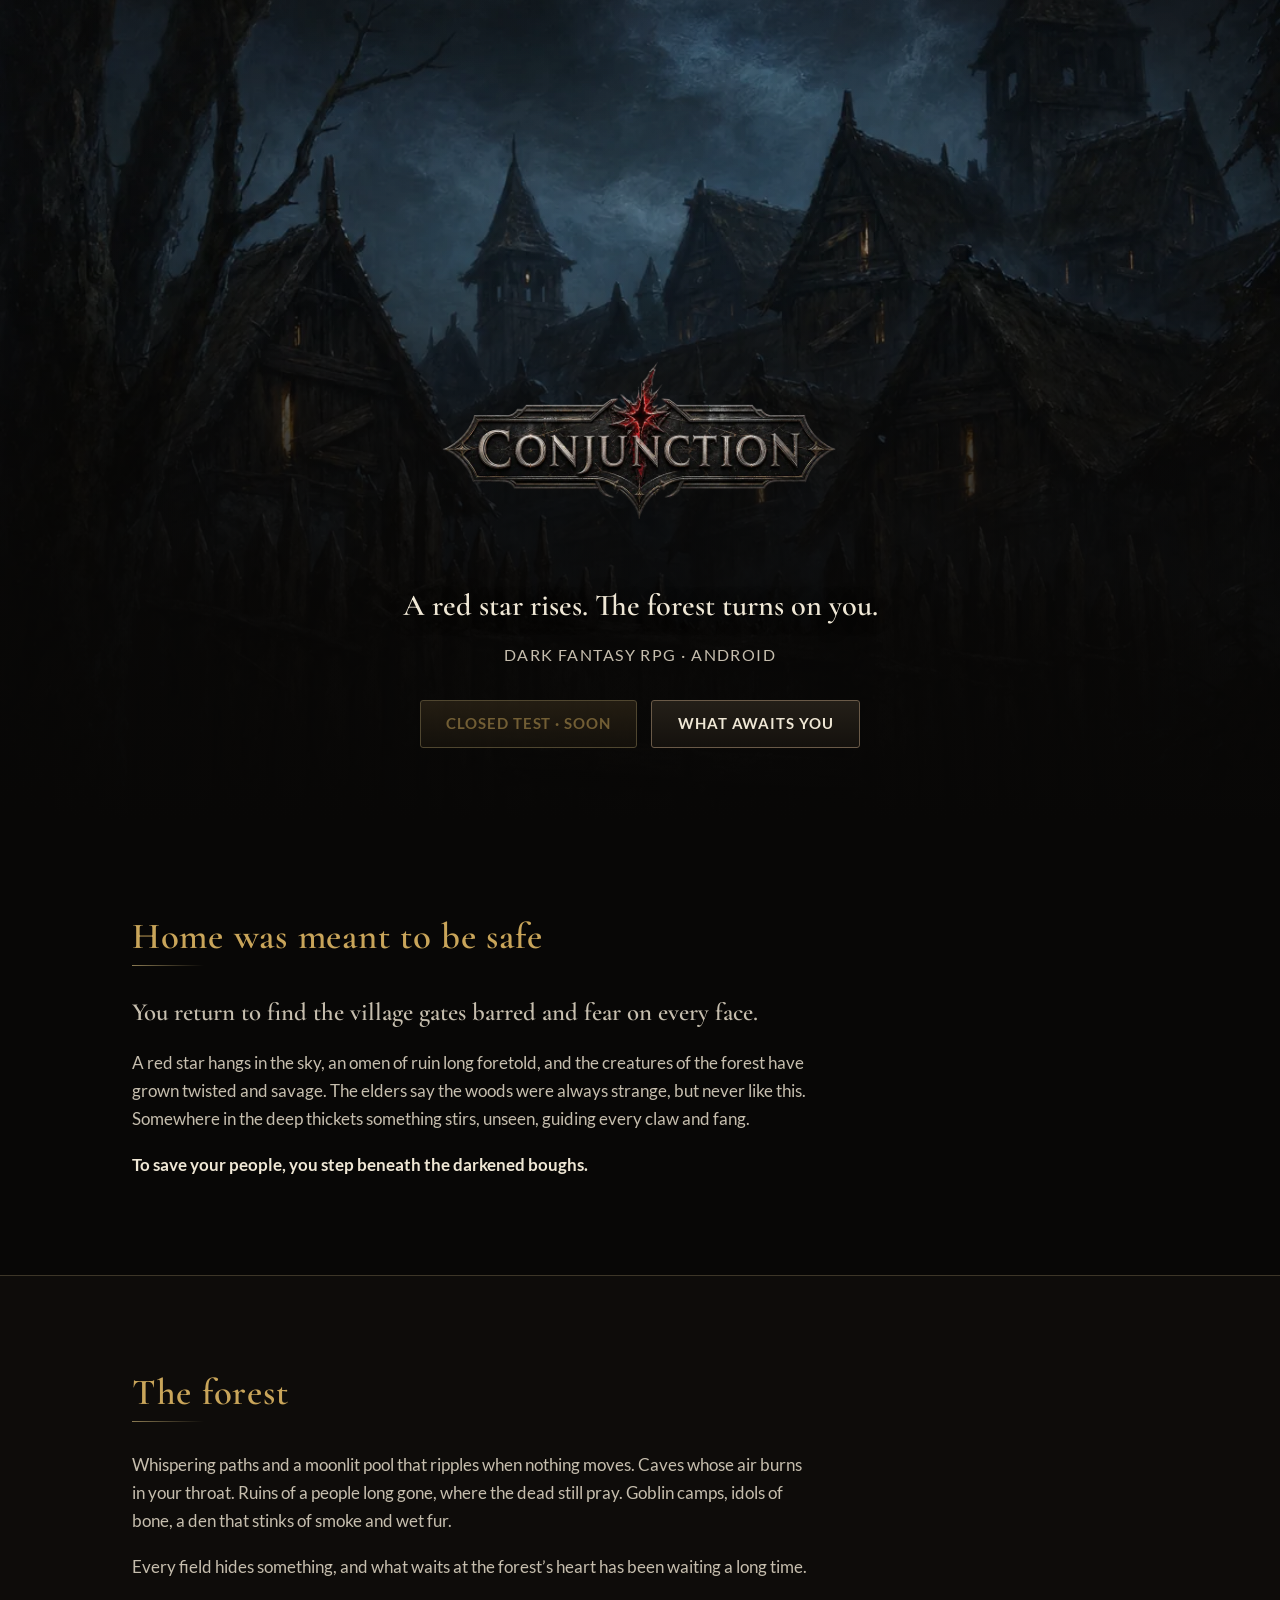
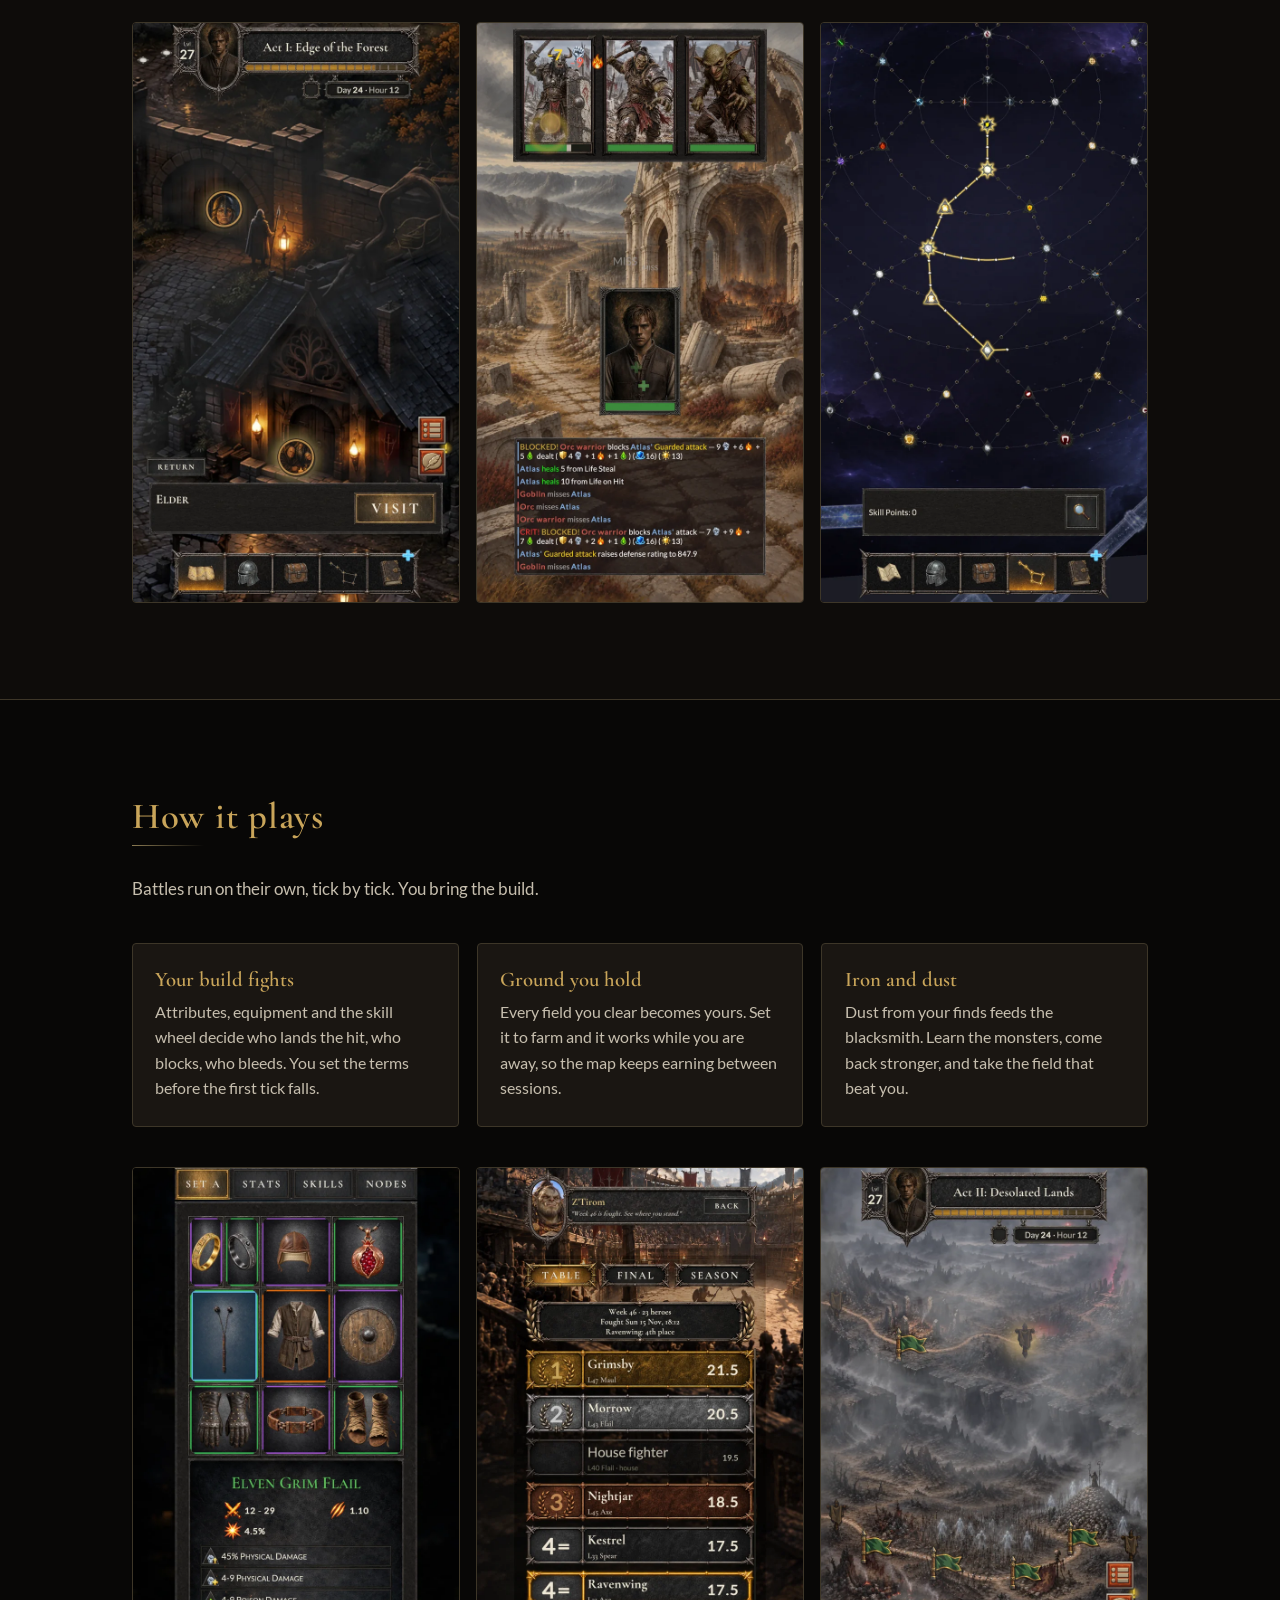
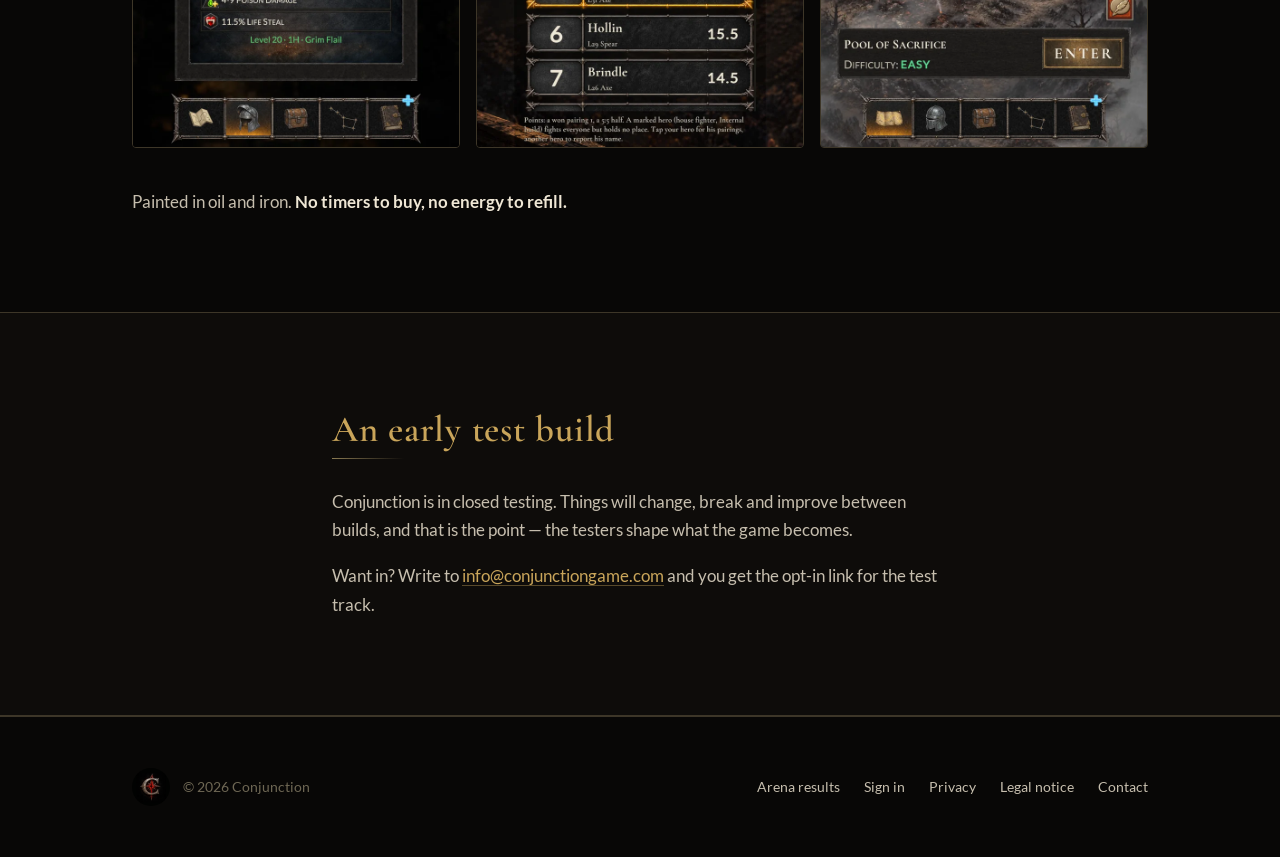
<file: index.html>
<!DOCTYPE html>
<html lang="en">
<head>
<meta charset="utf-8">
<meta name="viewport" content="width=device-width, initial-scale=1, viewport-fit=cover">
<title>Conjunction - a dark fantasy RPG</title>
<meta name="description" content="A red star rises. The forest turns on you. A dark fantasy RPG fought tick by tick, where your build decides the battle.">

<link rel="canonical" href="https://conjunctiongame.com/">
<link rel="icon" href="/assets/img/favicon-32.png" sizes="32x32">
<link rel="apple-touch-icon" href="/assets/img/apple-touch-icon.png">

<meta property="og:type" content="website">
<meta property="og:site_name" content="Conjunction">
<meta property="og:title" content="Conjunction - a dark fantasy RPG">
<meta property="og:description" content="A red star rises. The forest turns on you. A dark fantasy RPG fought tick by tick, where your build decides the battle.">
<meta property="og:url" content="https://conjunctiongame.com/">
<meta property="og:image" content="https://conjunctiongame.com/assets/img/og-image.jpg">
<meta property="og:image:width" content="1200">
<meta property="og:image:height" content="630">
<meta name="twitter:card" content="summary_large_image">

<meta name="theme-color" content="#080706">

<link rel="stylesheet" href="/assets/css/site.css">

<!-- Only what is true today. No price until the model is decided, no rating until
     there are ratings - Google penalises structured data that overstates. -->
<script type="application/ld+json">
{
  "@context": "https://schema.org",
  "@type": "VideoGame",
  "name": "Conjunction",
  "url": "https://conjunctiongame.com/",
  "description": "A red star rises over a barred village and the forest turns savage. A dark fantasy role-playing game for Android, fought tick by tick, where attributes, equipment and the skill wheel decide the battle before it starts.",
  "image": "https://conjunctiongame.com/assets/img/og-image.jpg",
  "inLanguage": "en",
  "genre": ["Role-playing game", "Dark fantasy"],
  "gamePlatform": "Android",
  "operatingSystem": "Android",
  "applicationCategory": "GameApplication",
  "author": {
    "@type": "Person",
    "name": "Robin von dem Knesebeck"
  },
  "publisher": {
    "@type": "Person",
    "name": "Robin von dem Knesebeck"
  }
}
</script>
</head>
<body>

<a class="skip" href="#main">Skip to content</a>

<header class="hero">
    <img class="hero__art" src="/assets/img/hero-portrait.webp" alt="" fetchpriority="high" width="1100" height="1955">
    <div class="hero__inner wrap">
        <img class="hero__wordmark" src="/assets/img/wordmark.webp" alt="Conjunction" width="900" height="502">
        <p class="hero__claim">A red star rises. The forest turns on you.</p>
        <p class="hero__sub">Dark fantasy RPG &middot; Android</p>
        <div class="actions">
            <span class="btn btn--primary" aria-disabled="true">Closed test &middot; soon</span>
            <a class="btn" href="#the-forest">What awaits you</a>
        </div>
    </div>
</header>

<main id="main">

<section class="wrap">
    <h2 class="section__title">Home was meant to be safe</h2>
    <div class="rule"></div>
    <div class="prose">
        <p class="lede">You return to find the village gates barred and fear on every face.</p>
        <p>A red star hangs in the sky, an omen of ruin long foretold, and the creatures of the
        forest have grown twisted and savage. The elders say the woods were always strange, but
        never like this. Somewhere in the deep thickets something stirs, unseen, guiding every
        claw and fang.</p>
        <p><strong>To save your people, you step beneath the darkened boughs.</strong></p>
    </div>
</section>

<section class="band" id="the-forest">
    <div class="wrap">
        <h2 class="section__title">The forest</h2>
        <div class="rule"></div>
        <div class="prose">
            <p>Whispering paths and a moonlit pool that ripples when nothing moves. Caves whose air
            burns in your throat. Ruins of a people long gone, where the dead still pray. Goblin
            camps, idols of bone, a den that stinks of smoke and wet fur.</p>
            <p>Every field hides something, and what waits at the forest&rsquo;s heart has been
            waiting a long time.</p>
        </div>
        <div class="shots" data-store-shots="1-3">
            <img src="/assets/img/shots/store-01-world-map.webp" alt="The world map of Act I: the town and the fields around it, cleared one by one" width="720" height="1280" loading="lazy">
            <img src="/assets/img/shots/store-02-fight.webp" alt="A fight against three monsters at the Crushed Basilica, every blow read out in the combat log" width="720" height="1280" loading="lazy">
            <img src="/assets/img/shots/store-03-skill-wheel.webp" alt="The skill wheel of a level 27 hero: six skills and the nodes learned on the way to them" width="720" height="1280" loading="lazy">
        </div>
    </div>
</section>

<section class="wrap">
    <h2 class="section__title">How it plays</h2>
    <div class="rule"></div>
    <div class="prose">
        <p>Battles run on their own, tick by tick. You bring the build.</p>
    </div>
    <div class="cards">
        <div class="card">
            <h3>Your build fights</h3>
            <p>Attributes, equipment and the skill wheel decide who lands the hit, who blocks, who
            bleeds. You set the terms before the first tick falls.</p>
        </div>
        <div class="card">
            <h3>Ground you hold</h3>
            <p>Every field you clear becomes yours. Set it to farm and it works while you are away,
            so the map keeps earning between sessions.</p>
        </div>
        <div class="card">
            <h3>Iron and dust</h3>
            <p>Dust from your finds feeds the blacksmith. Learn the monsters, come back stronger,
            and take the field that beat you.</p>
        </div>
    </div>
    <div class="shots" data-store-shots="4-6">
        <img src="/assets/img/shots/store-04-equipment.webp" alt="The character sheet: the hero's equipment, the selected weapon's values beside it" width="720" height="1280" loading="lazy">
        <img src="/assets/img/shots/store-05-arena.webp" alt="Z'Tirom's arena: the week's table of the heroes the players handed in" width="720" height="1280" loading="lazy">
        <img src="/assets/img/shots/store-06-act-ii-map.webp" alt="Act II: the Desolated Lands beyond the gate, the Pool of Sacrifice waiting" width="720" height="1280" loading="lazy">
    </div>

    <div class="prose" style="margin-top:2.5rem">
        <p>Painted in oil and iron. <strong>No timers to buy, no energy to refill.</strong></p>
    </div>
</section>

<section class="band">
    <div class="wrap prose">
        <h2 class="section__title">An early test build</h2>
        <div class="rule"></div>
        <p>Conjunction is in closed testing. Things will change, break and improve between builds,
        and that is the point &mdash; the testers shape what the game becomes.</p>
        <p>Want in? Write to <a href="mailto:info@conjunctiongame.com">info@conjunctiongame.com</a>
        and you get the opt-in link for the test track.</p>
    </div>
</section>

</main>

<footer>
    <div class="wrap footer__grid">
        <div class="footer__mark">
            <img src="/assets/img/icon-192.png" alt="" width="38" height="38">
            <span>&copy; 2026 Conjunction</span>
        </div>
        <nav class="footer__nav">
            <a href="/arena-results/">Arena results</a>
            <a href="/sign-in.html" data-account-link>Sign in</a>
            <span data-heroes-link hidden><a href="/hero.html">My heroes</a></span>
            <a href="/privacy.html">Privacy</a>
            <a href="/legal-notice.html">Legal notice</a>
            <a href="mailto:info@conjunctiongame.com">Contact</a>
        </nav>
    </div>
</footer>

<script type="module" src="/assets/js/account-link.js"></script>
</body>
</html>
</file>
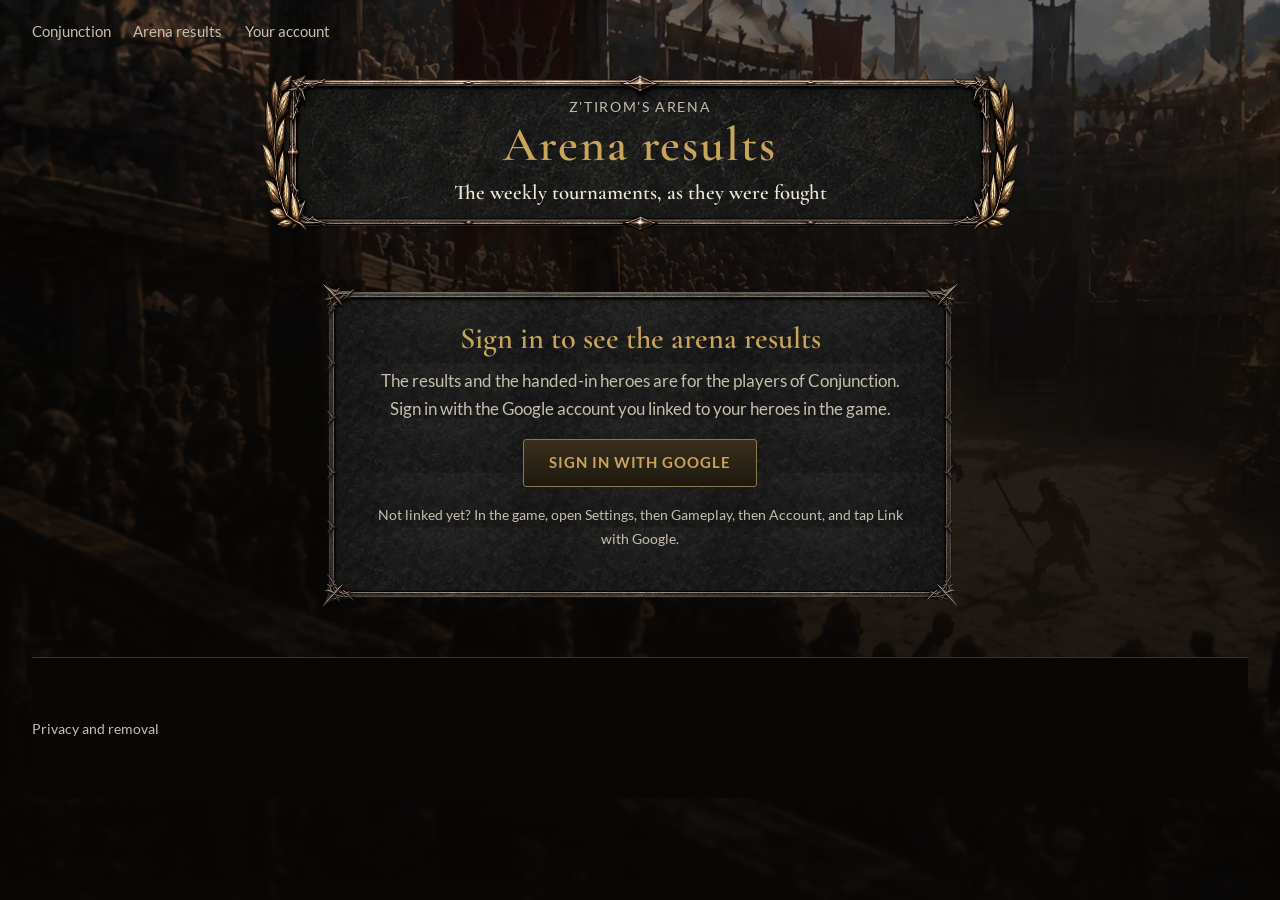
<file: arena-results/index.html>
<!doctype html><html lang="en"><head><meta charset="utf-8">
<meta name="viewport" content="width=device-width,initial-scale=1"><meta name="robots" content="noindex, nofollow, noarchive">
<title>Arena results · Conjunction</title><link rel="stylesheet" href="/assets/css/site.css"><link rel="stylesheet" href="/assets/css/arena-plates.css"><link rel="stylesheet" href="/arena-results/arena-results.css"><script type="module" src="/assets/js/arena-gate.js"></script></head>
<body class="arena"><div class="arena-wrap">
<nav class="arena-nav"><a href="/">Conjunction</a><a href="/arena-results/">Arena results</a><a href="/sign-in.html">Your account</a></nav>
<header class="arena-head"><div class="plate-plaque"><p class="arena-head__kicker">Z&#x27;Tirom&#x27;s arena</p>
<h1>Arena results</h1><p class="arena-head__line">The weekly tournaments, as they were fought</p></div></header>
<section class="arena-gate" id="arena-gate" aria-labelledby="arena-gate-title"><div class="arena-gate__panel plate-panel-iron"><h2 id="arena-gate-title">Sign in to see the arena results</h2><p>The results and the handed-in heroes are for the players of Conjunction. Sign in with the Google account you linked to your heroes in the game.</p><p class="arena-gate__line" id="arena-gate-line" role="status" aria-live="polite" hidden></p><a class="btn btn--primary" id="arena-gate-sign-in" href="/sign-in.html">Sign in with Google</a><p class="arena-gate__how">Not linked yet? In the game, open Settings, then Gameplay, then Account, and tap Link with Google.</p></div></section>
<main id="arena-results" hidden><section class="arena-section"><ul class="weeks"><li><a class="plate-row-stone" href="closed/index.html">Weekly tournaments</a></li></ul></section></main>
<footer class="arena-foot"><div class="footer__nav"><a href="/privacy.html#arena">Privacy and removal</a></div></footer>
</div></body></html>
</file>
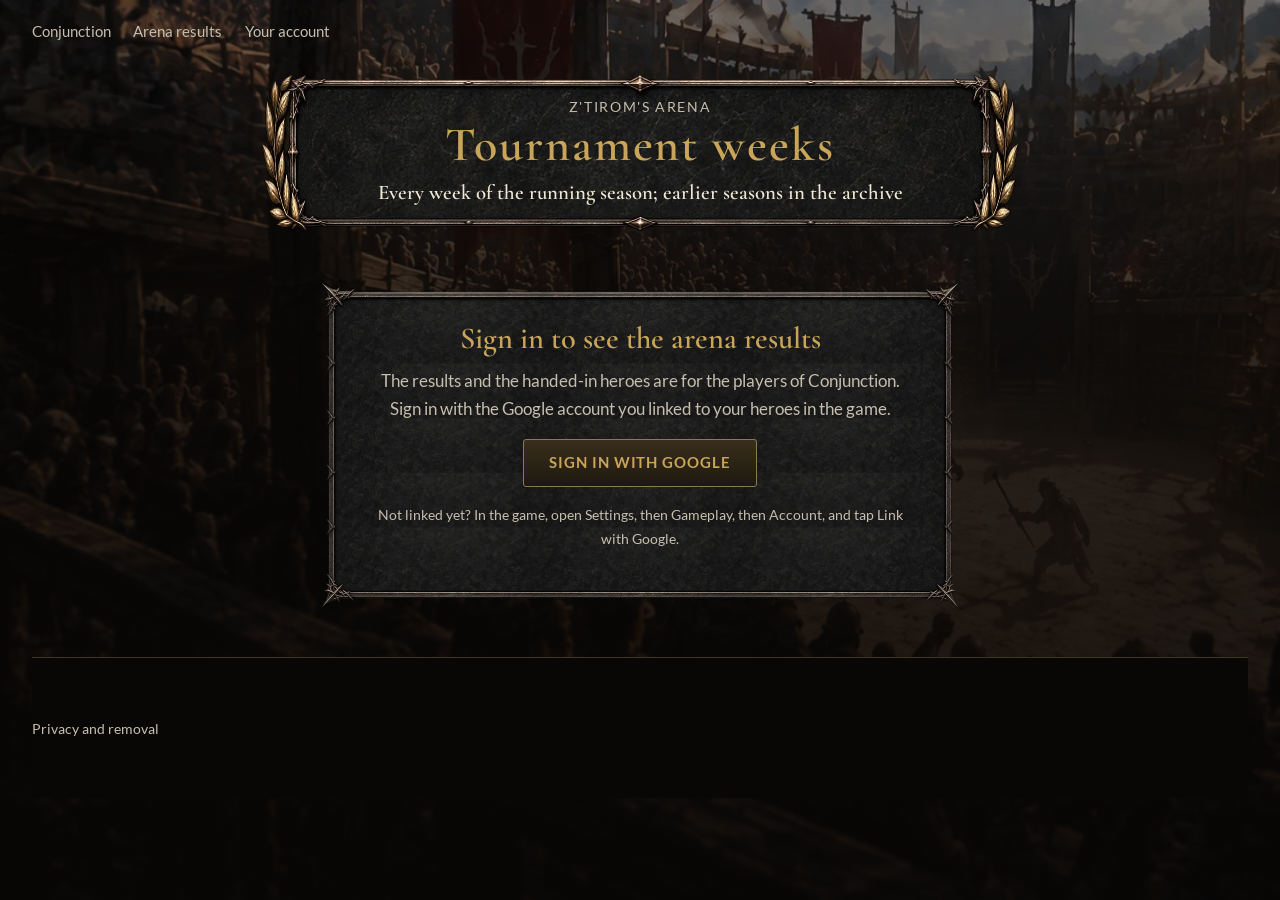
<file: arena-results/closed/index.html>
<!doctype html><html lang="en"><head><meta charset="utf-8">
<meta name="viewport" content="width=device-width,initial-scale=1"><meta name="robots" content="noindex, nofollow, noarchive">
<title>Tournament weeks · Conjunction</title><link rel="stylesheet" href="/assets/css/site.css"><link rel="stylesheet" href="/assets/css/arena-plates.css"><link rel="stylesheet" href="/arena-results/arena-results.css"><script type="module" src="/assets/js/arena-gate.js"></script></head>
<body class="arena"><div class="arena-wrap">
<nav class="arena-nav"><a href="/">Conjunction</a><a href="/arena-results/">Arena results</a><a href="/sign-in.html">Your account</a></nav>
<header class="arena-head"><div class="plate-plaque"><p class="arena-head__kicker">Z&#x27;Tirom&#x27;s arena</p>
<h1>Tournament weeks</h1><p class="arena-head__line">Every week of the running season; earlier seasons in the archive</p></div></header>
<section class="arena-gate" id="arena-gate" aria-labelledby="arena-gate-title"><div class="arena-gate__panel plate-panel-iron"><h2 id="arena-gate-title">Sign in to see the arena results</h2><p>The results and the handed-in heroes are for the players of Conjunction. Sign in with the Google account you linked to your heroes in the game.</p><p class="arena-gate__line" id="arena-gate-line" role="status" aria-live="polite" hidden></p><a class="btn btn--primary" id="arena-gate-sign-in" href="/sign-in.html">Sign in with Google</a><p class="arena-gate__how">Not linked yet? In the game, open Settings, then Gameplay, then Account, and tap Link with Google.</p></div></section>
<main id="arena-results" hidden><section class="arena-section"><div class="section-title plate-section-band"><h2>Archive · 60210</h2></div><ul class="weeks"><li><a class="plate-row-stone" href="60210/internal-2026-W47.html">Week 47 · Internal archive</a></li></ul></section></main>
<footer class="arena-foot"><div class="footer__nav"><a href="/privacy.html#arena">Privacy and removal</a></div></footer>
</div></body></html>
</file>
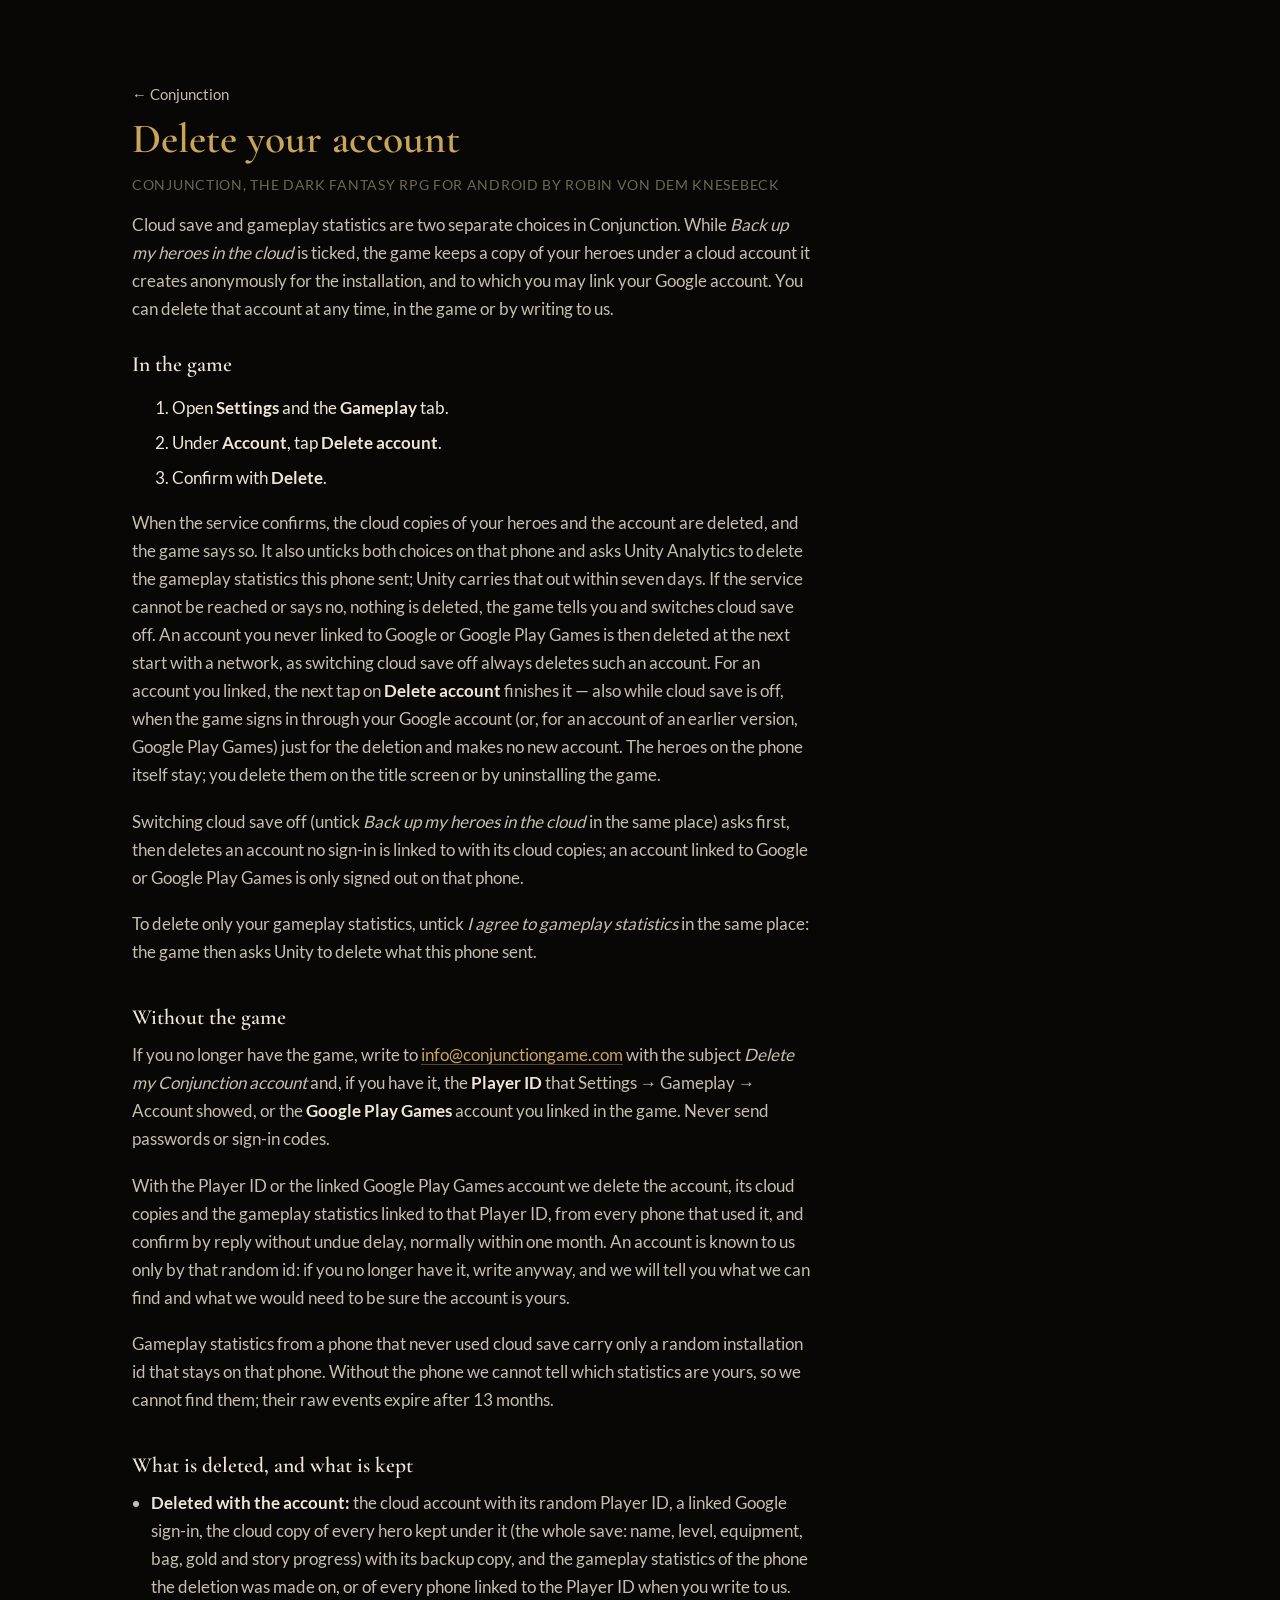
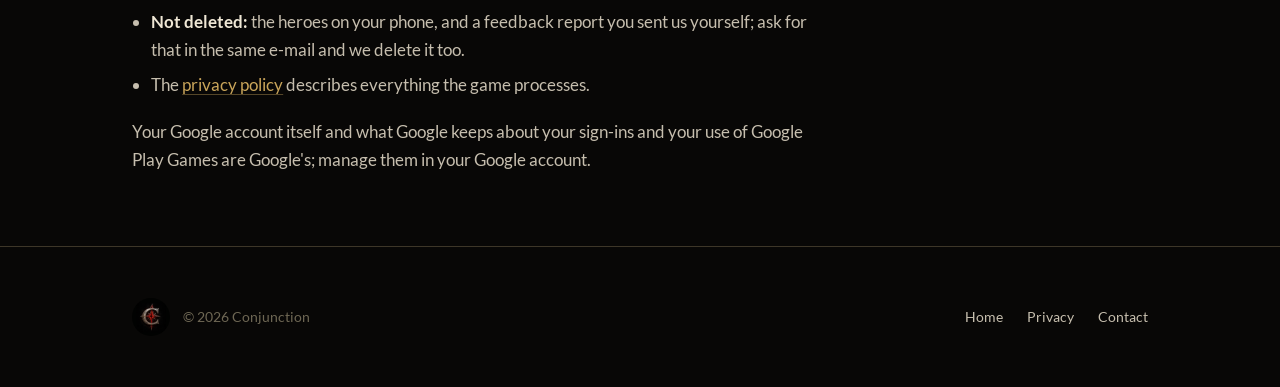
<file: delete-account.html>
<!DOCTYPE html>
<html lang="en">
<head>
<meta charset="utf-8">
<meta name="viewport" content="width=device-width, initial-scale=1, viewport-fit=cover">
<title>Delete your account - Conjunction</title>
<meta name="description" content="How to delete your Conjunction cloud account, the cloud copies of your heroes and your gameplay statistics.">

<link rel="canonical" href="https://conjunctiongame.com/delete-account.html">
<link rel="icon" href="/assets/img/favicon-32.png" sizes="32x32">
<link rel="apple-touch-icon" href="/assets/img/apple-touch-icon.png">

<link rel="stylesheet" href="/assets/css/site.css">
</head>
<body>

<div class="wrap legal">
    <a class="backlink" href="/">&larr; Conjunction</a>

    <h1>Delete your account</h1>
    <p class="stamp">Conjunction, the dark fantasy RPG for Android by Robin von dem Knesebeck</p>

    <div class="prose">

        <p>Cloud save and gameplay statistics are two separate choices in Conjunction. While
        <em>Back up my heroes in the cloud</em> is ticked, the game keeps a copy of your heroes under a
        cloud account it creates anonymously for the installation, and to which you may link your Google
        account. You can delete that account at any time, in the game or by writing to us.</p>

        <h2>In the game</h2>

        <ol>
            <li>Open <strong>Settings</strong> and the <strong>Gameplay</strong> tab.</li>
            <li>Under <strong>Account</strong>, tap <strong>Delete account</strong>.</li>
            <li>Confirm with <strong>Delete</strong>.</li>
        </ol>

        <p>When the service confirms, the cloud copies of your heroes and the account are deleted, and
        the game says so. It also unticks both choices on that phone and asks Unity Analytics to delete
        the gameplay statistics this phone sent; Unity carries that out within seven days. If the
        service cannot be reached or says no, nothing is deleted, the game tells you and switches cloud
        save off. An account you never linked to Google or Google Play Games is then deleted at the next start
        with a network, as switching cloud save off always deletes such an account. For an account you
        linked, the next tap on <strong>Delete account</strong> finishes it &mdash; also while cloud
        save is off, when the game signs in through your Google account (or, for an account of an earlier
        version, Google Play Games) just for the deletion and makes no new account. The heroes on the
        phone itself stay; you delete them on the title screen or by
        uninstalling the game.</p>

        <p>Switching cloud save off (untick <em>Back up my heroes in the cloud</em> in the same place)
        asks first, then deletes an account no sign-in is linked to with its cloud copies; an account
        linked to Google or Google Play Games is only signed out on that phone.</p>

        <p>To delete only your gameplay statistics, untick <em>I agree to gameplay statistics</em> in
        the same place: the game then asks Unity to delete what this phone sent.</p>

        <h2>Without the game</h2>

        <p>If you no longer have the game, write to
        <a href="mailto:info@conjunctiongame.com?subject=Delete%20my%20Conjunction%20account">info@conjunctiongame.com</a>
        with the subject <em>Delete my Conjunction account</em> and, if you have it, the
        <strong>Player ID</strong> that Settings &rarr; Gameplay &rarr; Account showed, or the
        <strong>Google Play Games</strong> account you linked in the game. Never send
        passwords or sign-in codes.</p>

        <p>With the Player ID or the linked Google Play Games account we delete the account, its cloud copies and the gameplay statistics
        linked to that Player ID, from every phone that used it, and confirm by reply without undue
        delay, normally within one month. An account is known to us only by that random id: if you
        no longer have it, write anyway, and we will tell you what we can find and what we would need
        to be sure the account is yours.</p>

        <p>Gameplay statistics from a phone that never used cloud save carry only a random
        installation id that stays on that phone. Without the phone we cannot tell which statistics
        are yours, so we cannot find them; their raw events expire after 13 months.</p>

        <h2>What is deleted, and what is kept</h2>

        <ul>
            <li><strong>Deleted with the account:</strong> the cloud account with its random Player ID,
            a linked Google sign-in, the cloud copy of every hero kept under it (the whole save: name,
            level, equipment, bag, gold and story progress) with its backup copy, and the gameplay statistics of the phone
            the deletion was made on, or of every phone linked to the Player ID when you write to
            us.</li>
            <li><strong>Not deleted:</strong> the heroes on your phone, and a feedback report you sent
            us yourself; ask for that in the same e-mail and we delete it too.</li>
            <li>The <a href="/privacy.html">privacy policy</a> describes everything the game
            processes.</li>
        </ul>

        <p>Your Google account itself and what Google keeps about your sign-ins and your use of Google Play
        Games are Google's; manage them in your Google account.</p>

    </div>
</div>

<footer>
    <div class="wrap footer__grid">
        <div class="footer__mark">
            <img src="/assets/img/icon-192.png" alt="" width="38" height="38">
            <span>&copy; 2026 Conjunction</span>
        </div>
        <nav class="footer__nav">
            <a href="/">Home</a>
            <a href="/privacy.html">Privacy</a>
            <a href="mailto:info@conjunctiongame.com">Contact</a>
        </nav>
    </div>
</footer>

</body>
</html>
</file>
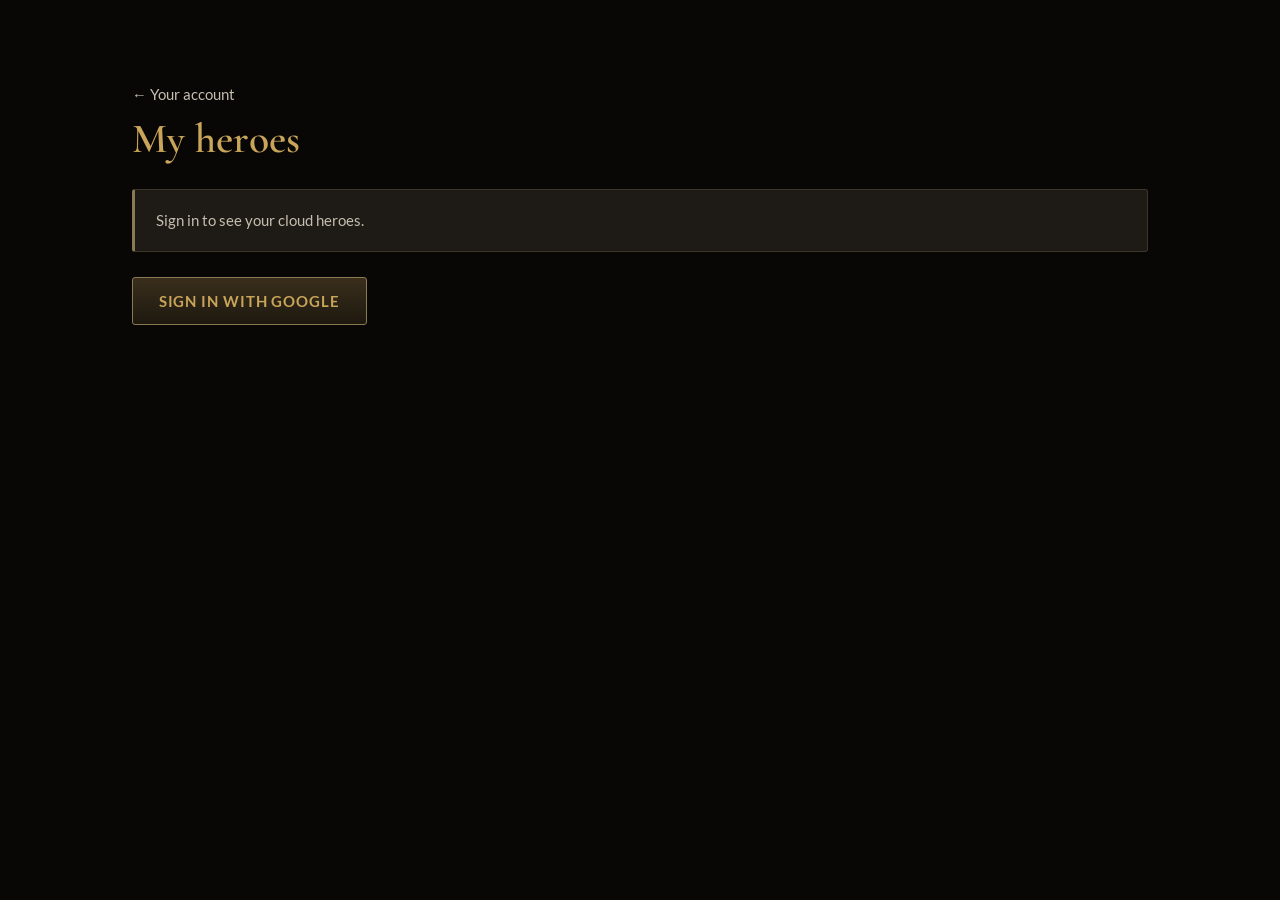
<file: hero.html>
<!DOCTYPE html>
<html lang="en">
<head>
<meta charset="utf-8">
<meta name="viewport" content="width=device-width, initial-scale=1, viewport-fit=cover">
<meta name="robots" content="noindex">
<meta http-equiv="Content-Security-Policy" content="default-src 'self'; connect-src 'self' https://player-auth.services.api.unity.com https://cloud-code.services.api.unity.com; object-src 'none'; base-uri 'none'">
<title>My heroes - Conjunction</title>
<link rel="icon" href="/assets/img/favicon-32.png" sizes="32x32">
<link rel="stylesheet" href="/assets/css/site.css">
<link rel="stylesheet" href="/assets/css/hero-view.css">
<link rel="stylesheet" href="/assets/css/paperdoll.css">
<link rel="stylesheet" href="/assets/img/paperdoll/gear.css">
<script type="module" src="/assets/js/hero-view.js"></script>
</head>
<body>
<main class="wrap legal heroes">
    <nav aria-label="Account">
        <a class="backlink" href="/sign-in.html">&larr; Your account</a>
    </nav>
    <h1>My heroes</h1>
    <p id="heroes-status" class="note" role="status">Reading your cloud heroes…</p>
    <a id="heroes-sign-in" class="btn btn--primary" href="/sign-in.html" hidden>Sign in with Google</a>

    <section id="heroes-overview" hidden>
        <h2 tabindex="-1">Cloud heroes</h2>
        <ul id="heroes-list" class="hero-list"></ul>
    </section>

    <article id="hero-details" hidden>
        <a class="backlink" href="#heroes">&larr; All heroes</a>
        <h2 id="hero-name" tabindex="-1"></h2>
        <p id="hero-backup"></p>
        <p id="hero-message" class="note" hidden></p>
        <div id="hero-build" hidden>
            <a id="hero-chest-link" class="btn btn--primary">Chest</a>
            <div class="hero-build">
                <section>
                    <h3>Base attributes</h3>
                    <dl id="hero-attributes"></dl>
                </section>
                <section>
                    <h3>Equipment</h3>
                    <div id="hero-equipment"></div>
                </section>
            </div>
            <section>
                <h3>Skill wheel</h3>
                <div id="hero-wheel"></div>
                <h4>Learned nodes and skills</h4>
                <ul id="hero-charted"></ul>
            </section>
        </div>
        <section id="hero-chest" hidden>
            <a id="hero-chest-back" class="backlink">&larr; Back to hero</a>
            <h3 id="hero-chest-title" tabindex="-1">Chest</h3>
            <p id="hero-chest-message" class="note" hidden></p>
            <ul id="hero-chest-items" class="hero-items hero-chest-items"></ul>
        </section>
    </article>
</main>
</body>
</html>
</file>
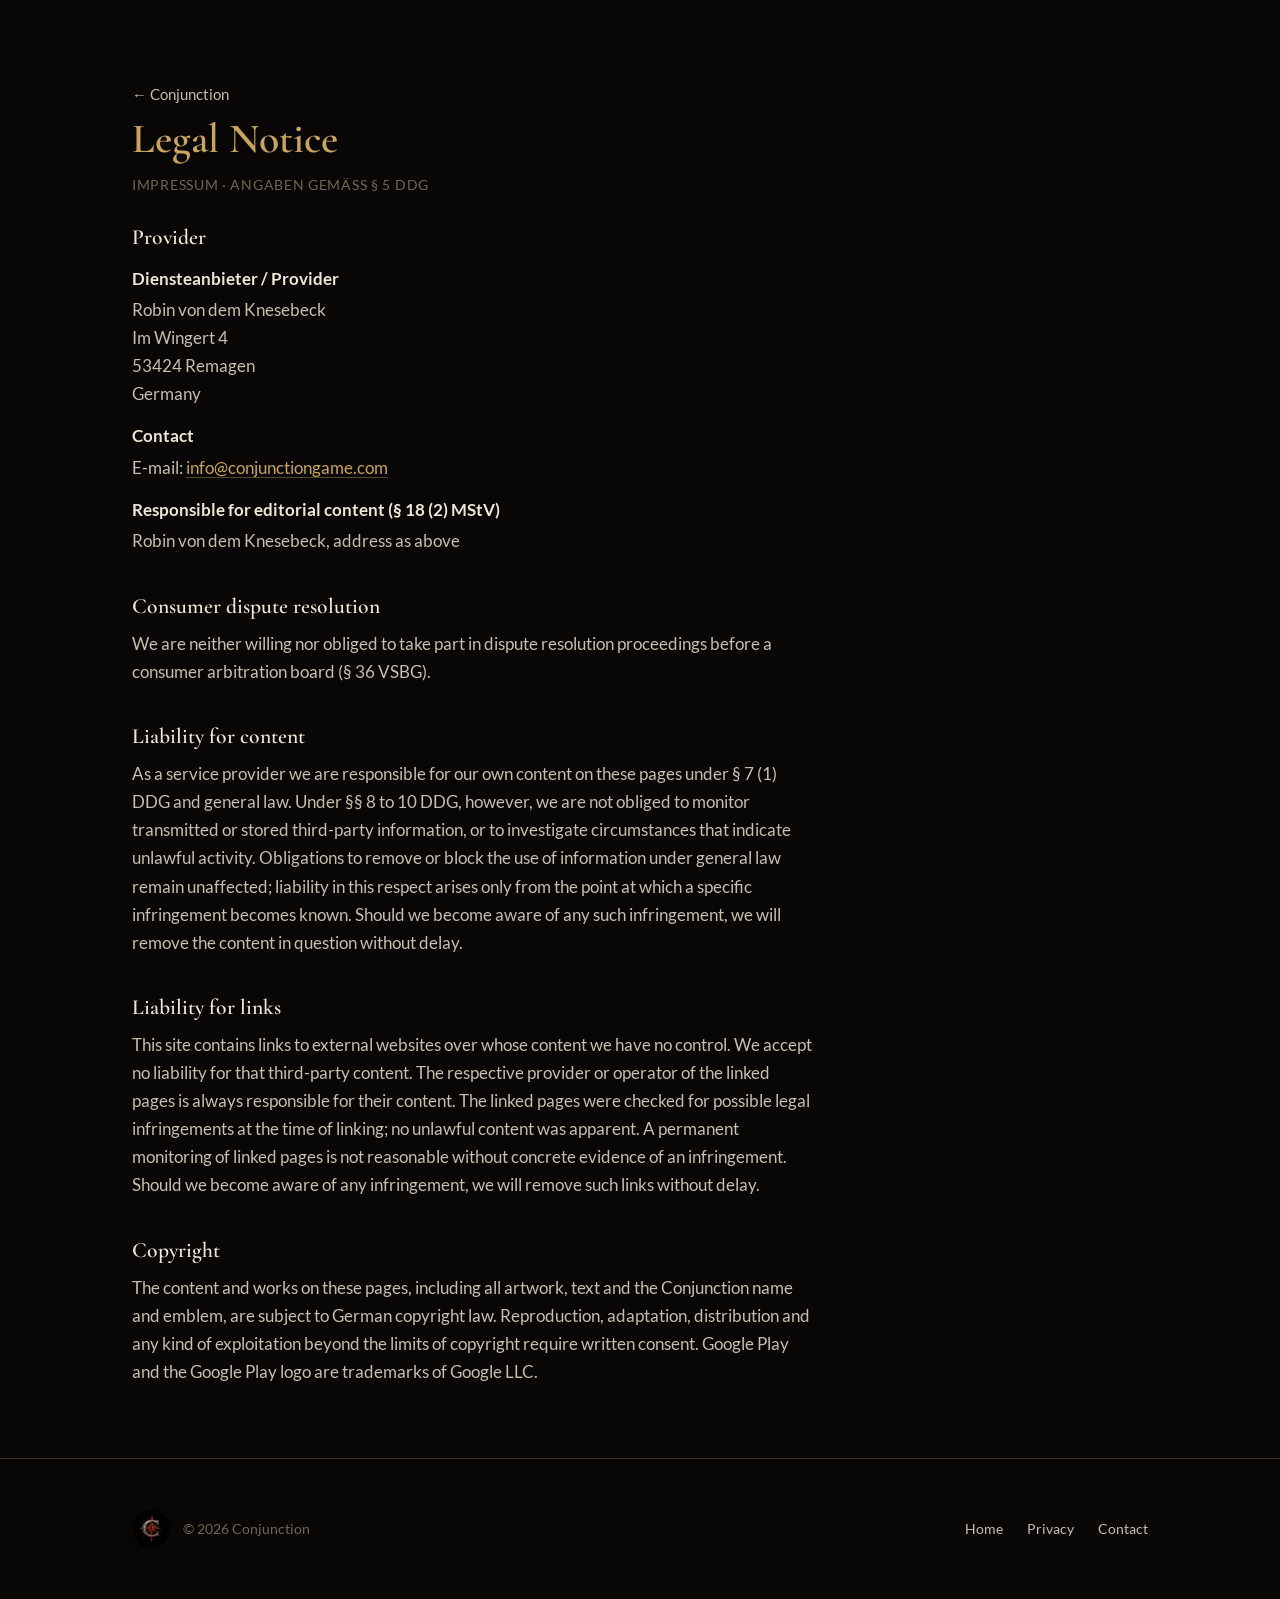
<file: legal-notice.html>
<!DOCTYPE html>
<html lang="en">
<head>
<meta charset="utf-8">
<meta name="viewport" content="width=device-width, initial-scale=1, viewport-fit=cover">
<title>Legal Notice - Conjunction</title>
<meta name="description" content="Legal notice and provider identification for conjunctiongame.com.">

<link rel="canonical" href="https://conjunctiongame.com/legal-notice.html">
<link rel="icon" href="/assets/img/favicon-32.png" sizes="32x32">
<link rel="apple-touch-icon" href="/assets/img/apple-touch-icon.png">

<link rel="stylesheet" href="/assets/css/site.css">
</head>
<body>

<div class="wrap legal">
    <a class="backlink" href="/">&larr; Conjunction</a>

    <h1>Legal Notice</h1>
    <p class="stamp">Impressum &middot; Angaben gem&auml;&szlig; &sect; 5 DDG</p>

    <div class="prose">

        <h2>Provider</h2>

        <dl>
            <dt>Diensteanbieter / Provider</dt>
            <dd>
                Robin von dem Knesebeck<br>
                Im Wingert 4<br>
                53424 Remagen<br>
                Germany
            </dd>

            <dt>Contact</dt>
            <dd>E-mail: <a href="mailto:info@conjunctiongame.com">info@conjunctiongame.com</a></dd>

            <dt>Responsible for editorial content (&sect; 18 (2) MStV)</dt>
            <dd>Robin von dem Knesebeck, address as above</dd>
        </dl>

        <h2>Consumer dispute resolution</h2>

        <p>We are neither willing nor obliged to take part in dispute resolution proceedings before
        a consumer arbitration board (&sect; 36 VSBG).</p>

        <h2>Liability for content</h2>

        <p>As a service provider we are responsible for our own content on these pages under
        &sect; 7 (1) DDG and general law. Under &sect;&sect; 8 to 10 DDG, however, we are not obliged
        to monitor transmitted or stored third-party information, or to investigate circumstances
        that indicate unlawful activity. Obligations to remove or block the use of information under
        general law remain unaffected; liability in this respect arises only from the point at which
        a specific infringement becomes known. Should we become aware of any such infringement, we
        will remove the content in question without delay.</p>

        <h2>Liability for links</h2>

        <p>This site contains links to external websites over whose content we have no control. We
        accept no liability for that third-party content. The respective provider or operator of the
        linked pages is always responsible for their content. The linked pages were checked for
        possible legal infringements at the time of linking; no unlawful content was apparent. A
        permanent monitoring of linked pages is not reasonable without concrete evidence of an
        infringement. Should we become aware of any infringement, we will remove such links without
        delay.</p>

        <h2>Copyright</h2>

        <p>The content and works on these pages, including all artwork, text and the Conjunction
        name and emblem, are subject to German copyright law. Reproduction, adaptation, distribution
        and any kind of exploitation beyond the limits of copyright require written consent. Google
        Play and the Google Play logo are trademarks of Google LLC.</p>

    </div>
</div>

<footer>
    <div class="wrap footer__grid">
        <div class="footer__mark">
            <img src="/assets/img/icon-192.png" alt="" width="38" height="38">
            <span>&copy; 2026 Conjunction</span>
        </div>
        <nav class="footer__nav">
            <a href="/">Home</a>
            <a href="/privacy.html">Privacy</a>
            <a href="mailto:info@conjunctiongame.com">Contact</a>
        </nav>
    </div>
</footer>

</body>
</html>
</file>
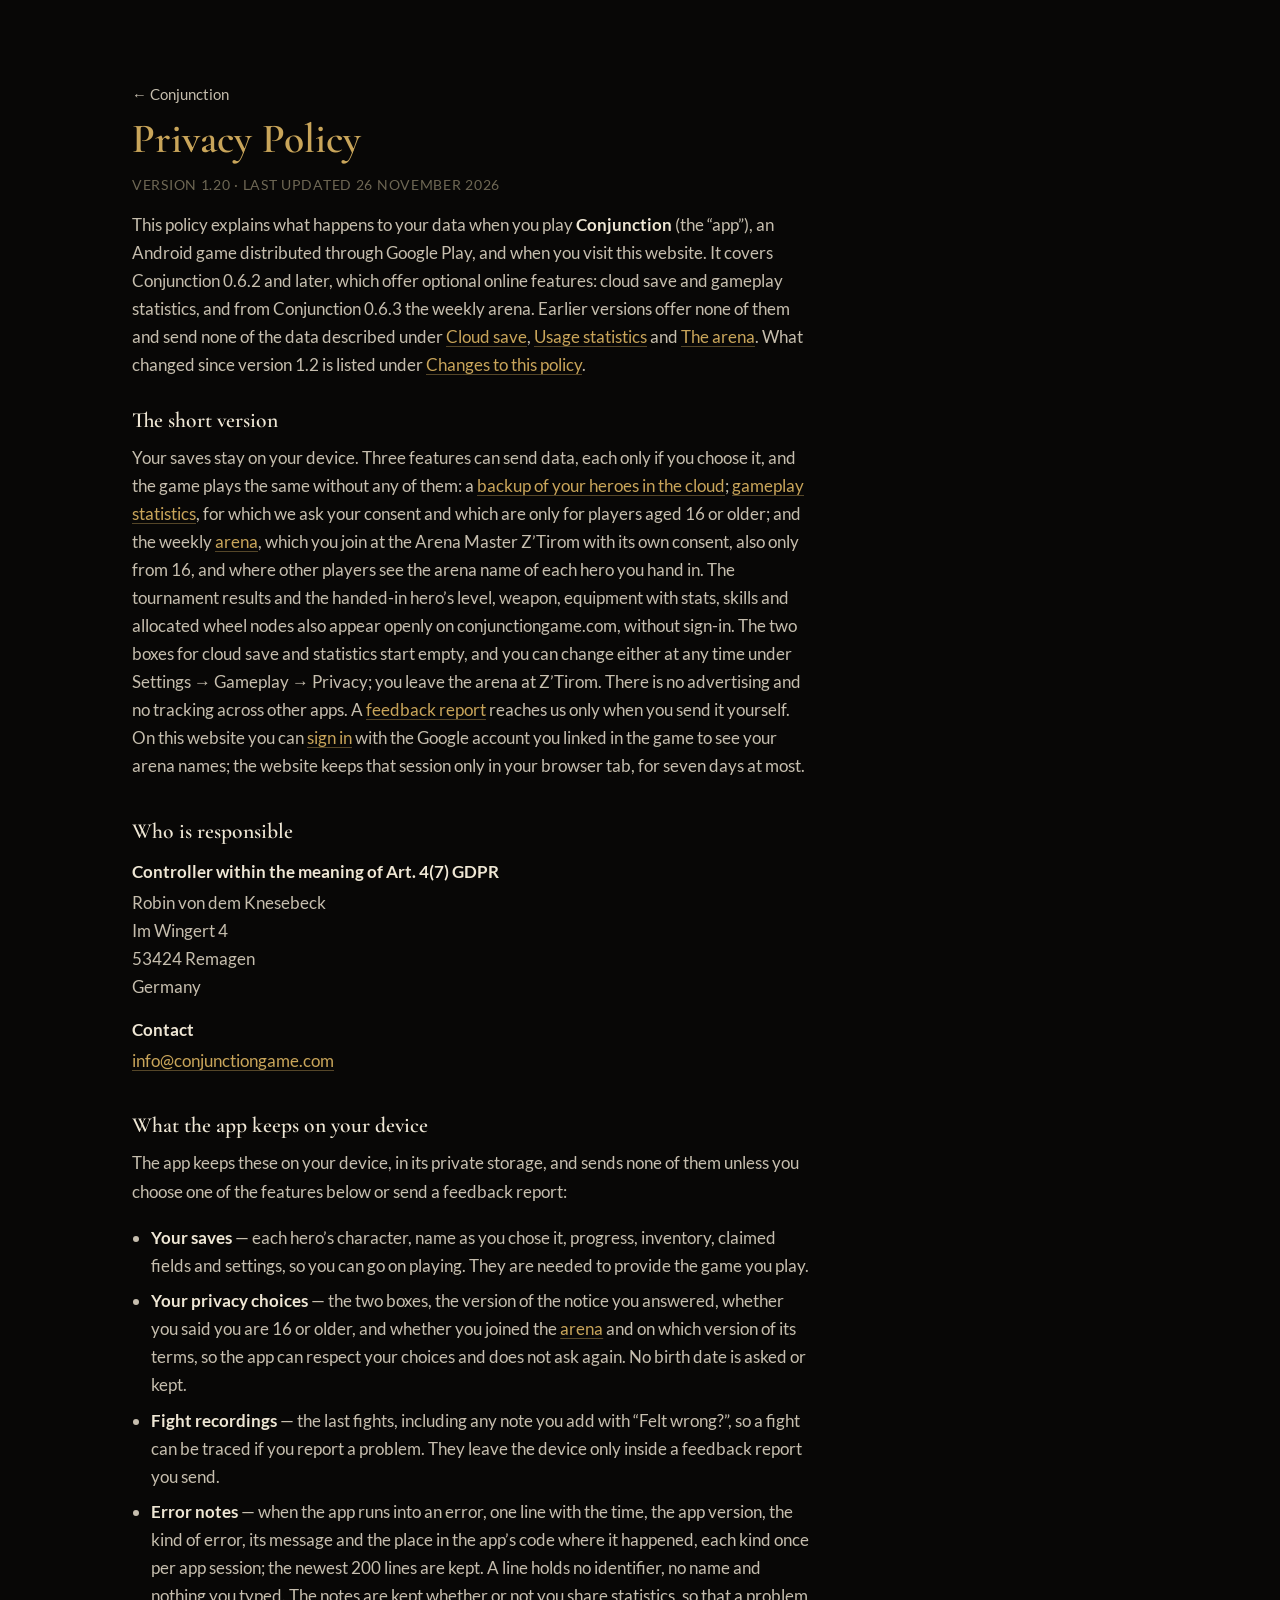
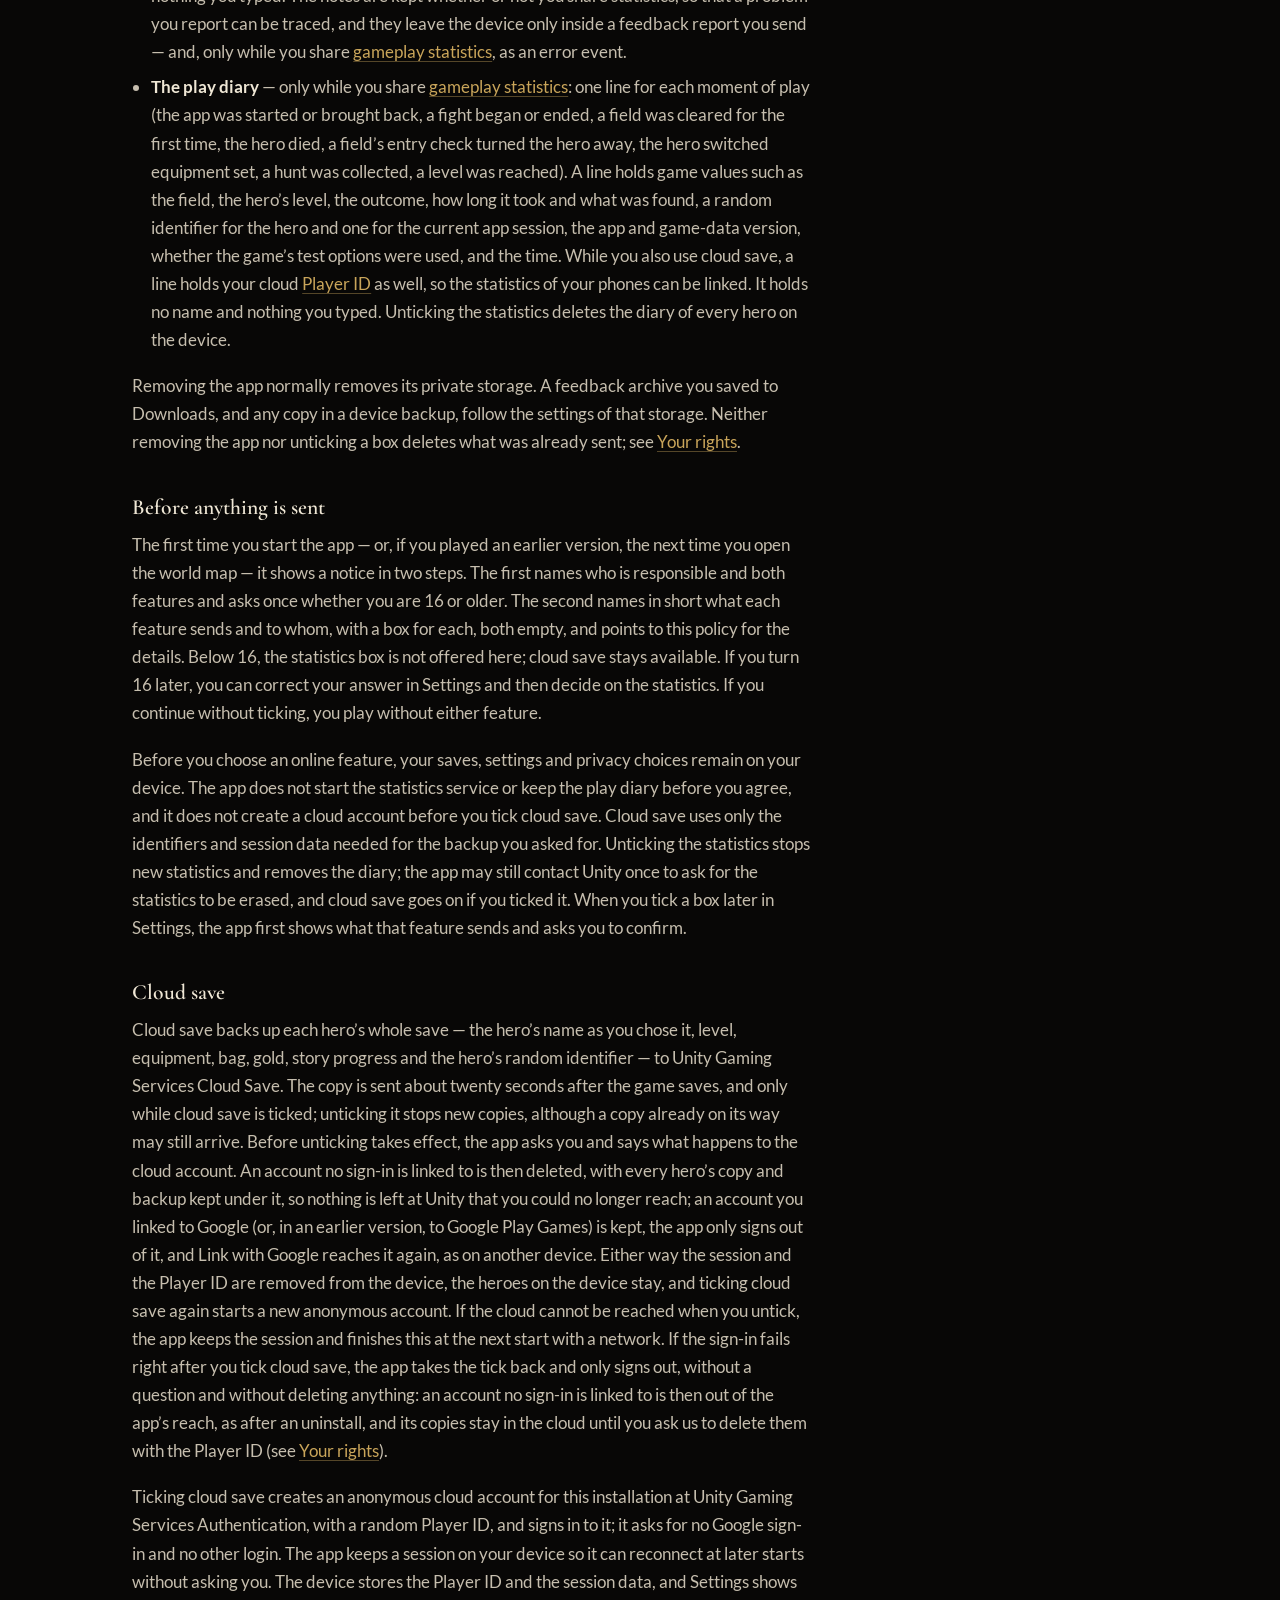
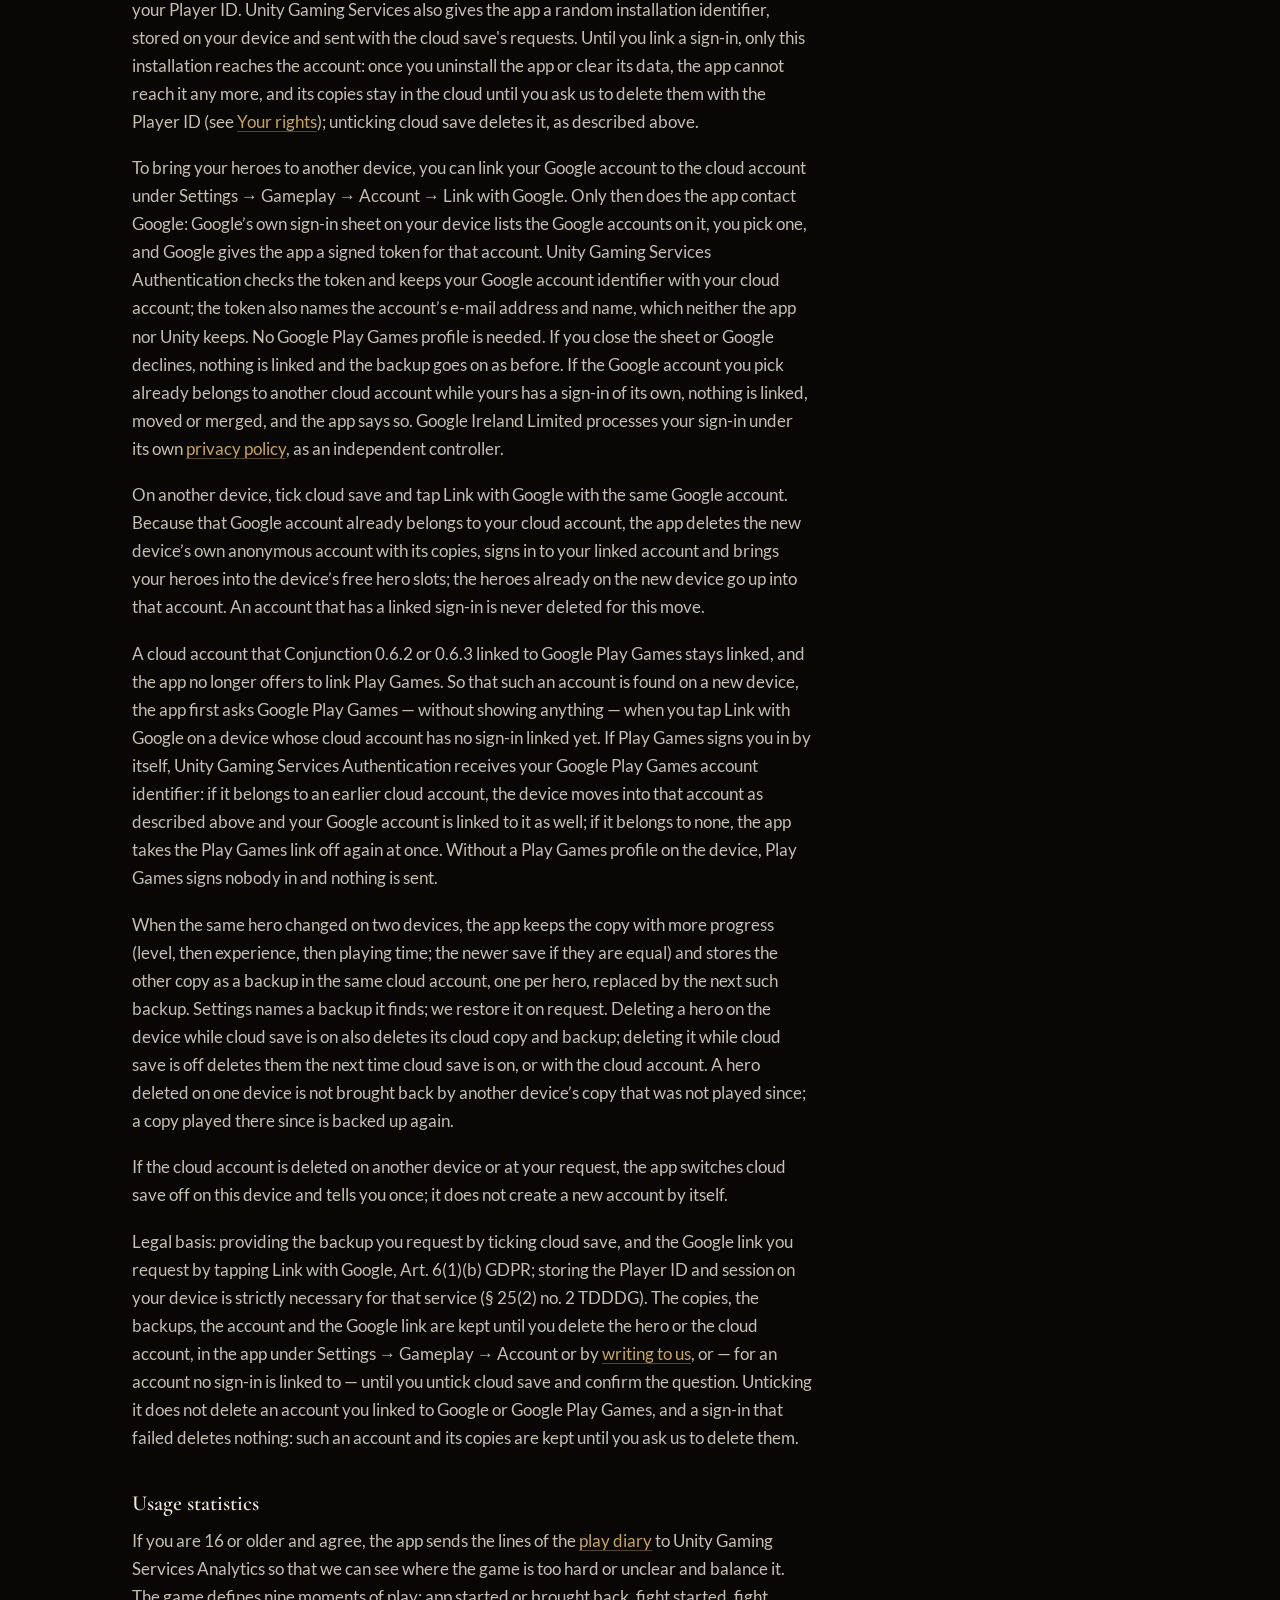
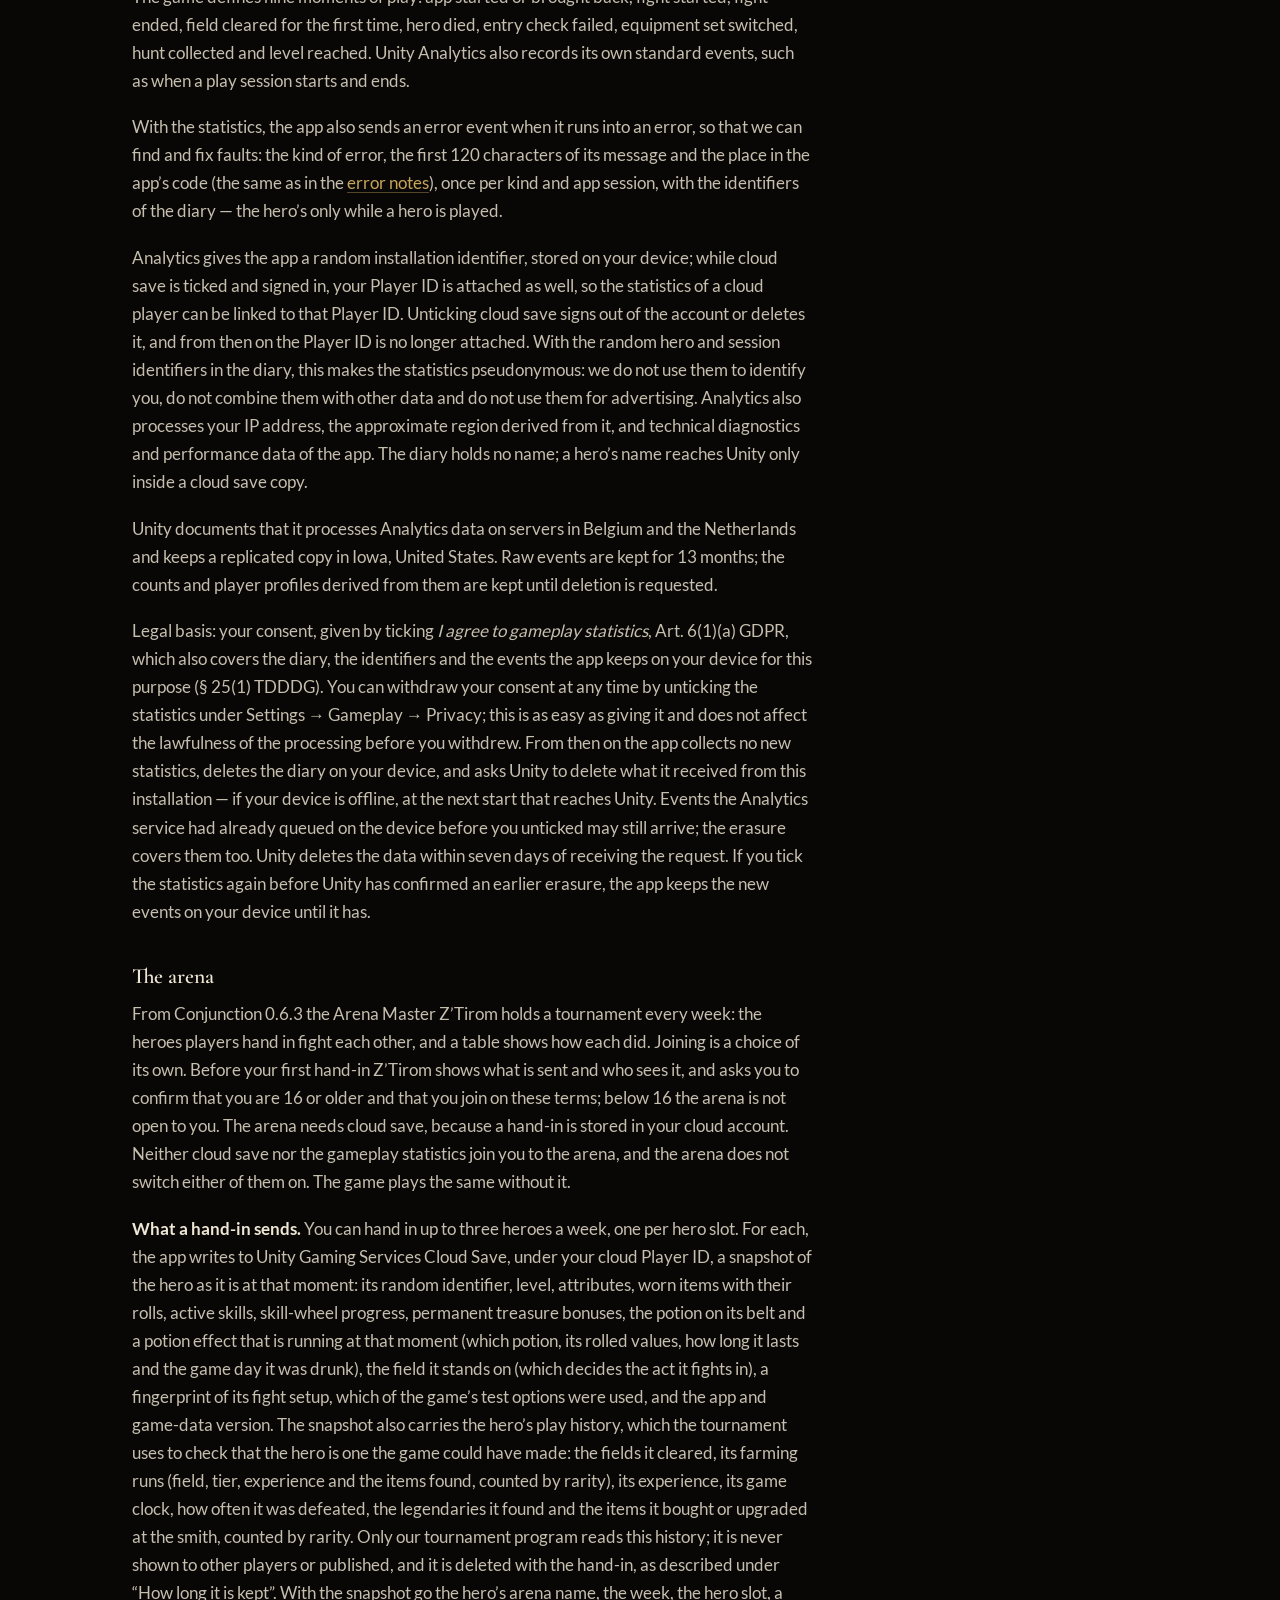
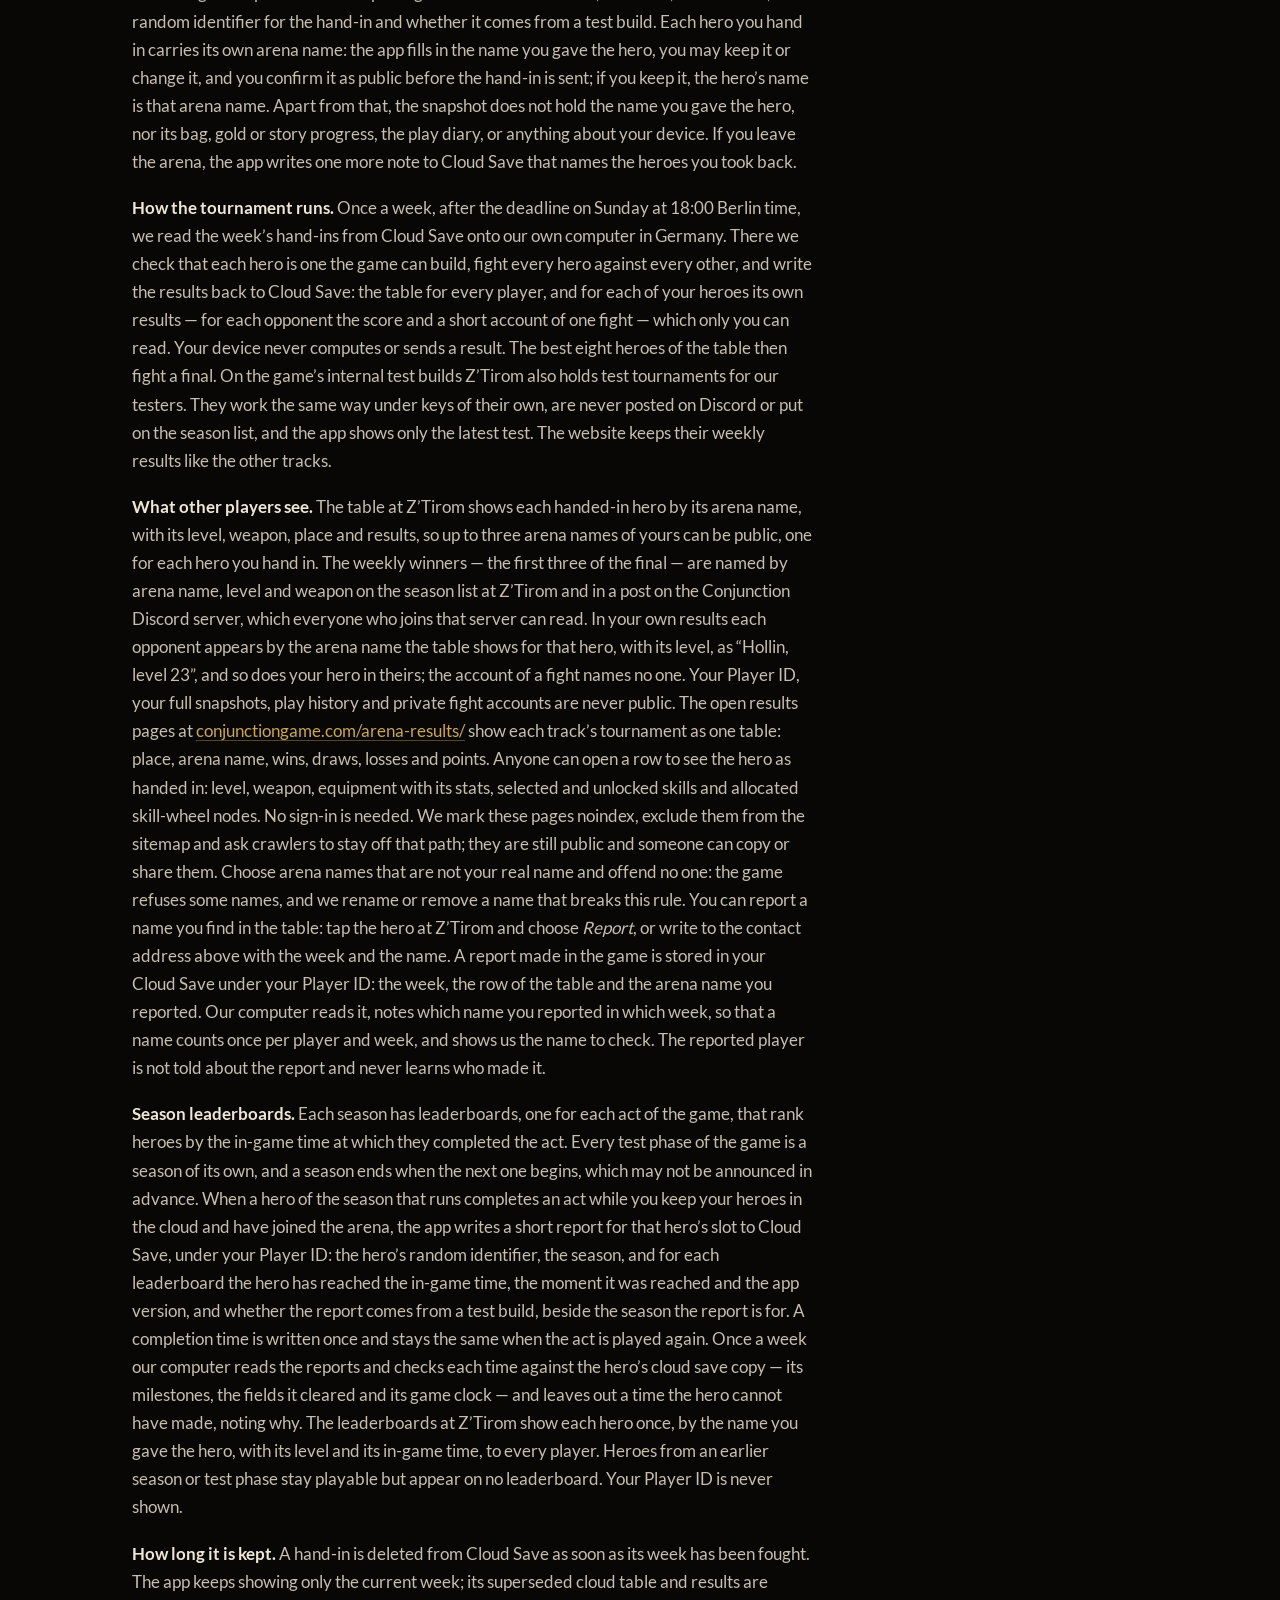
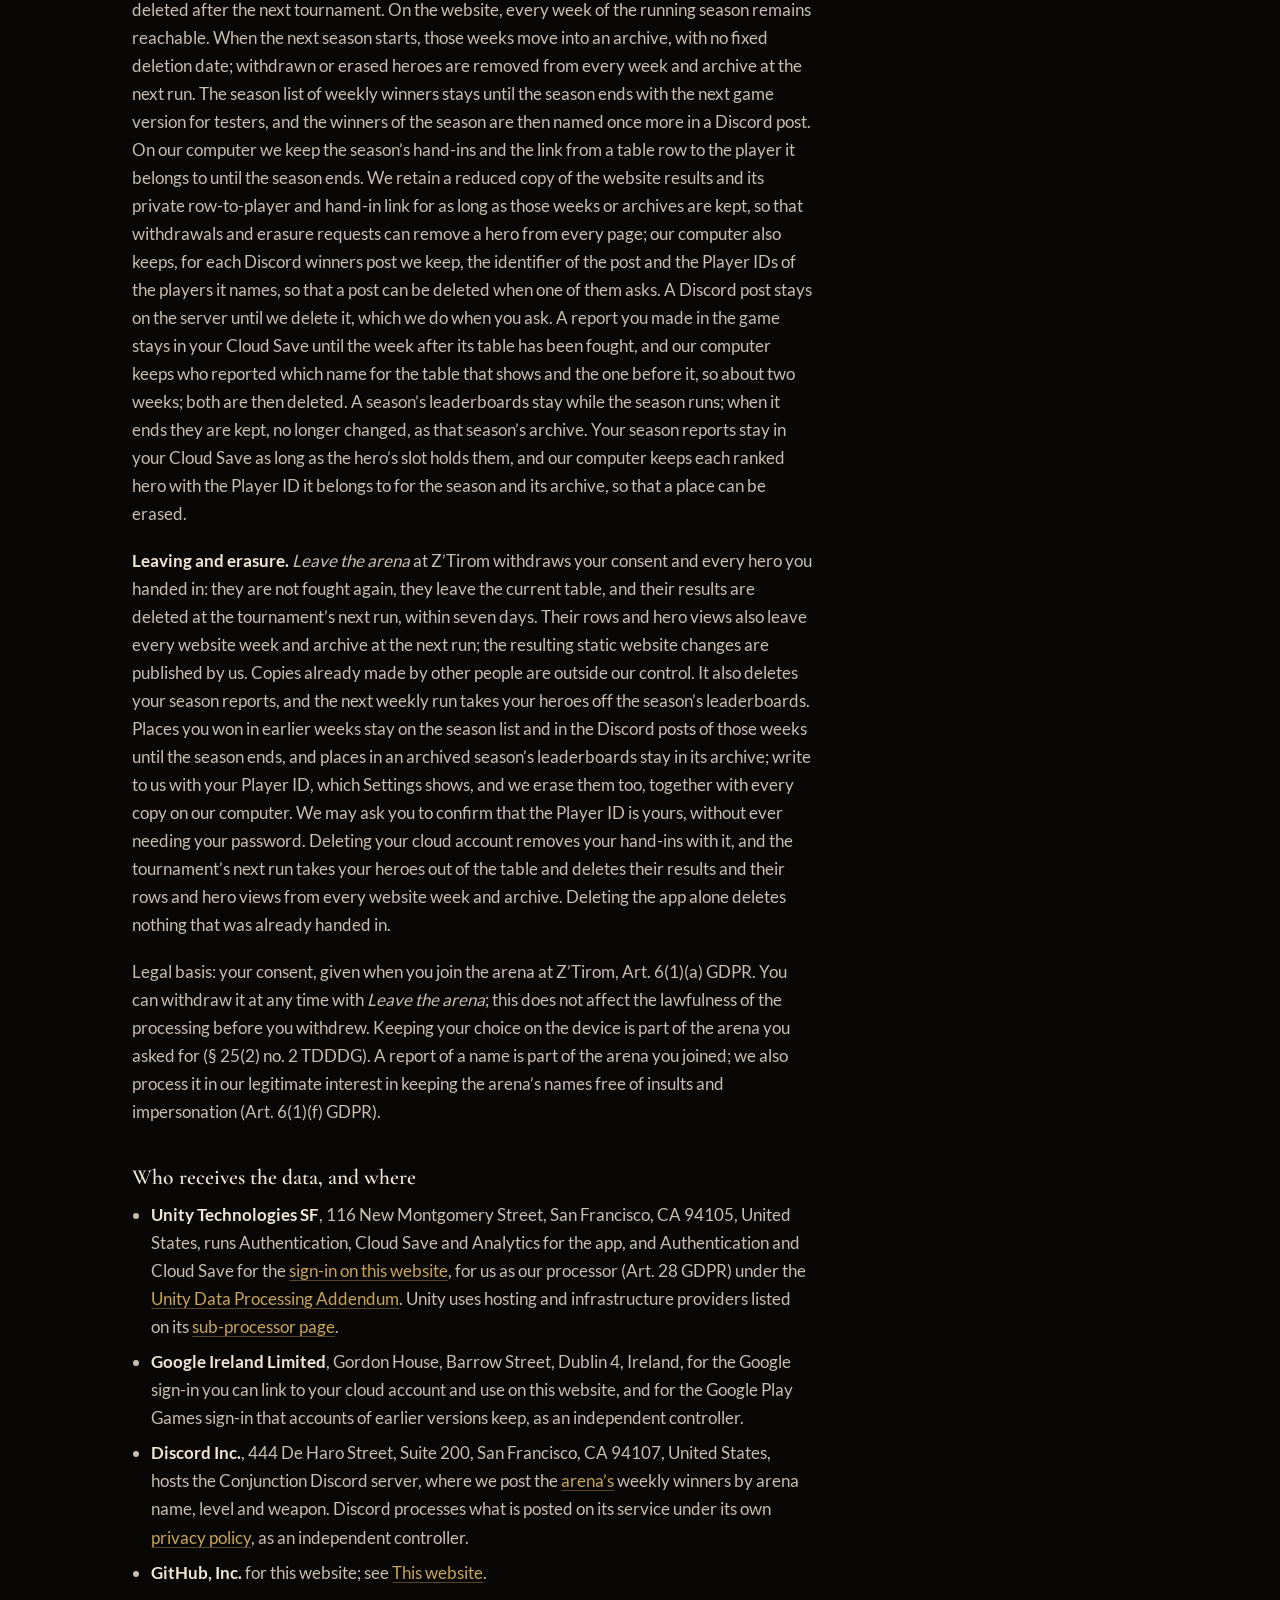
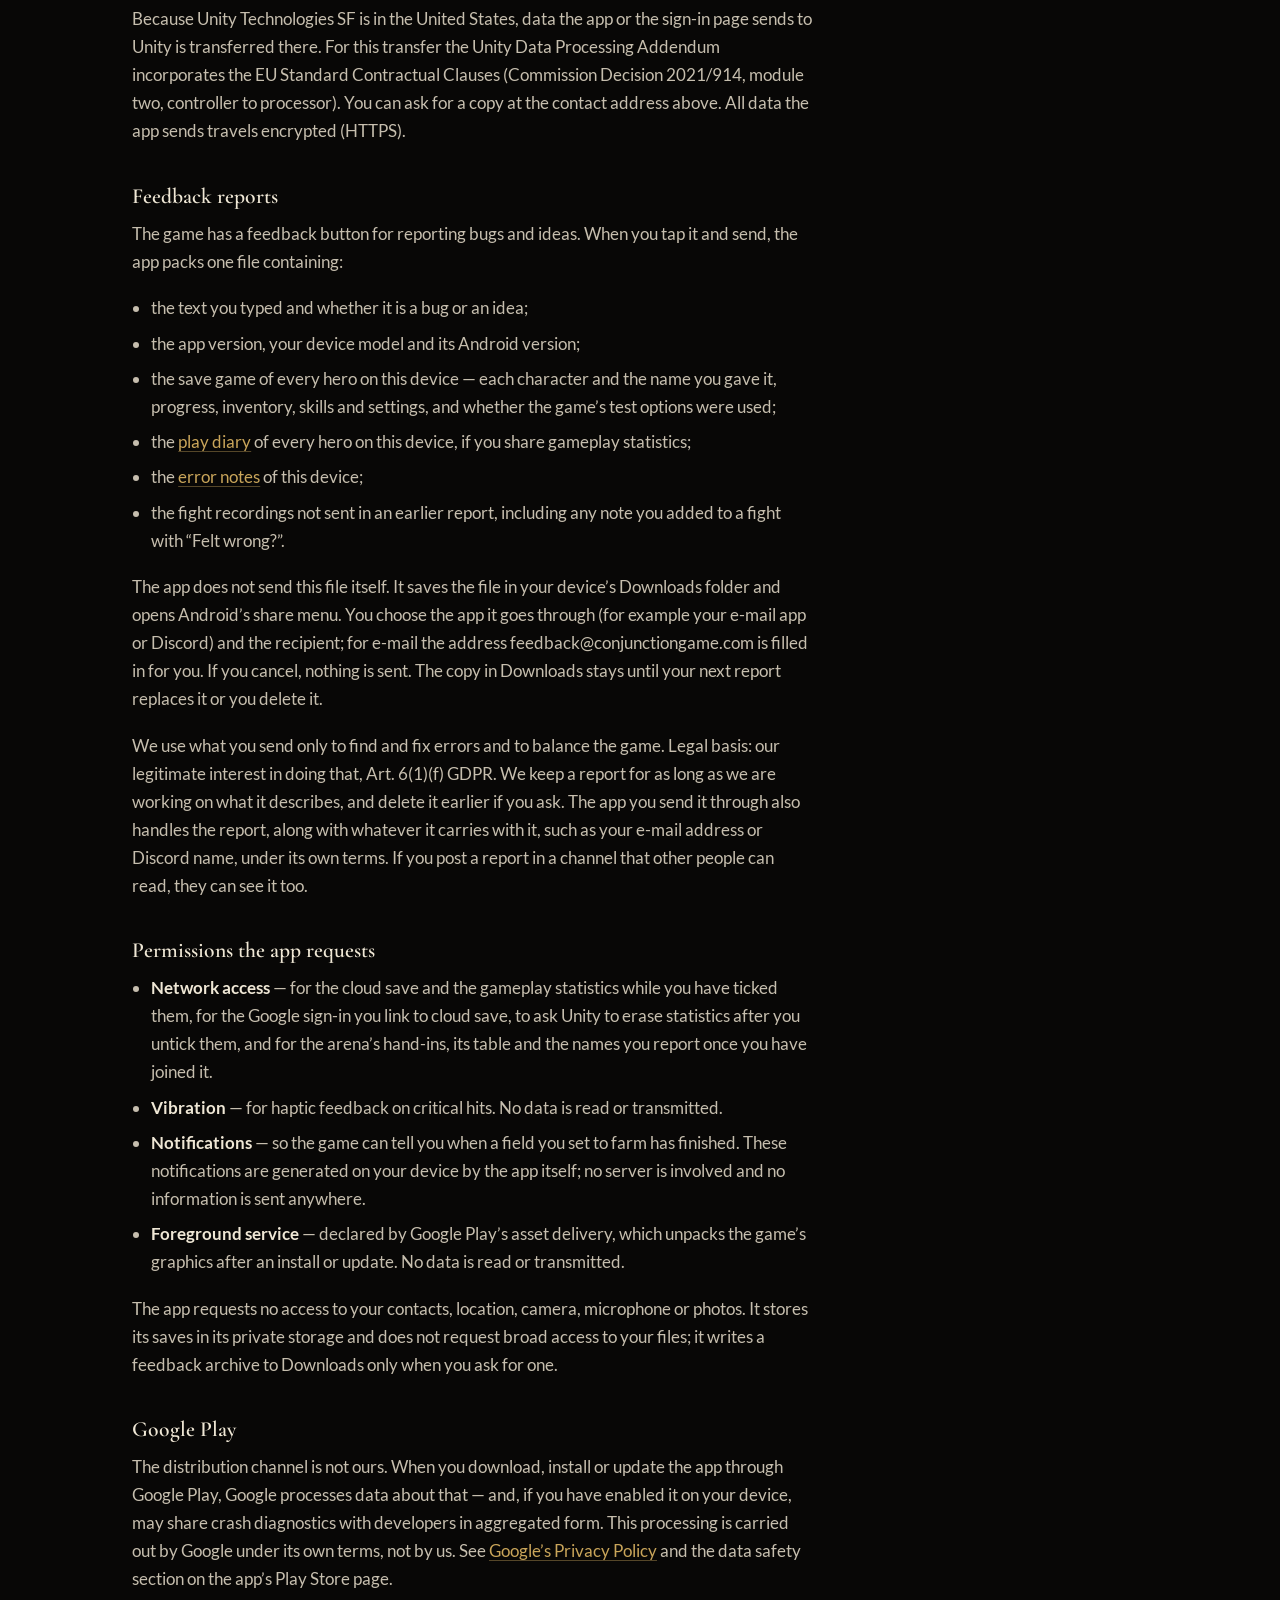
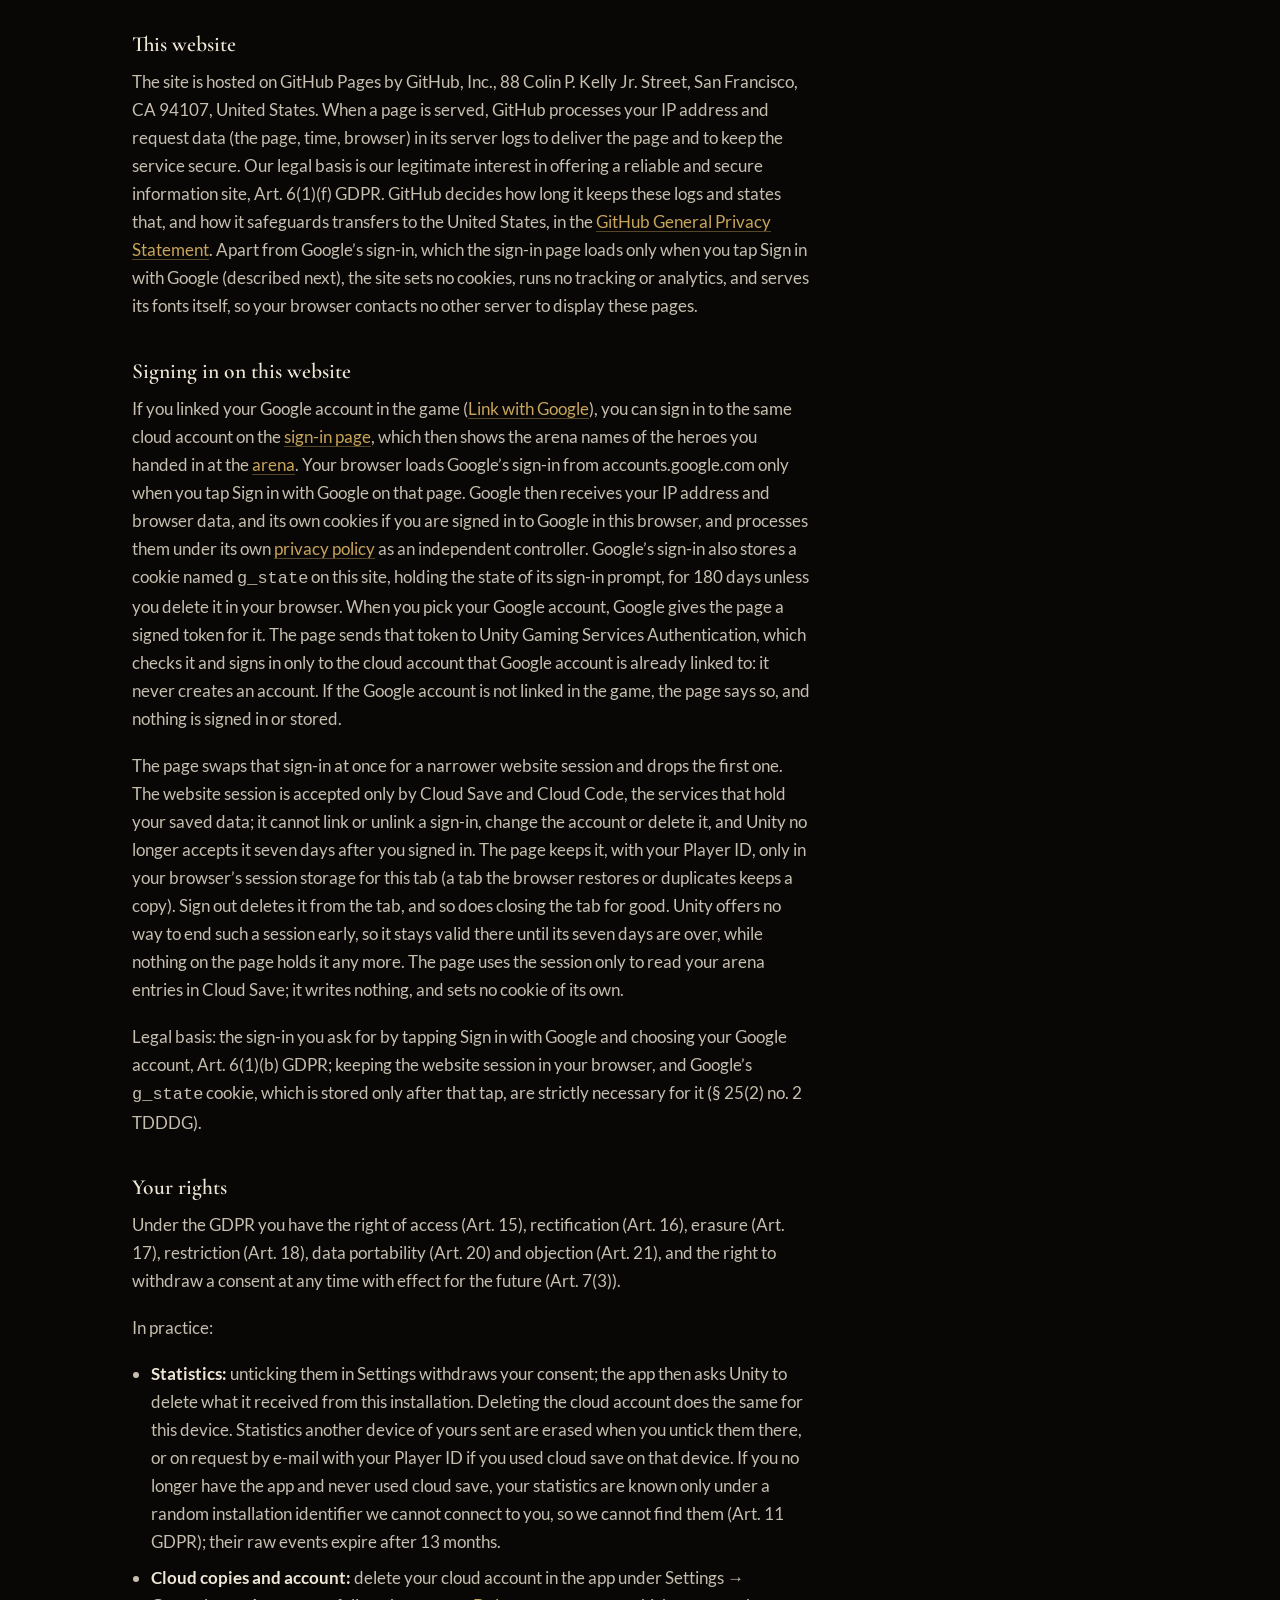
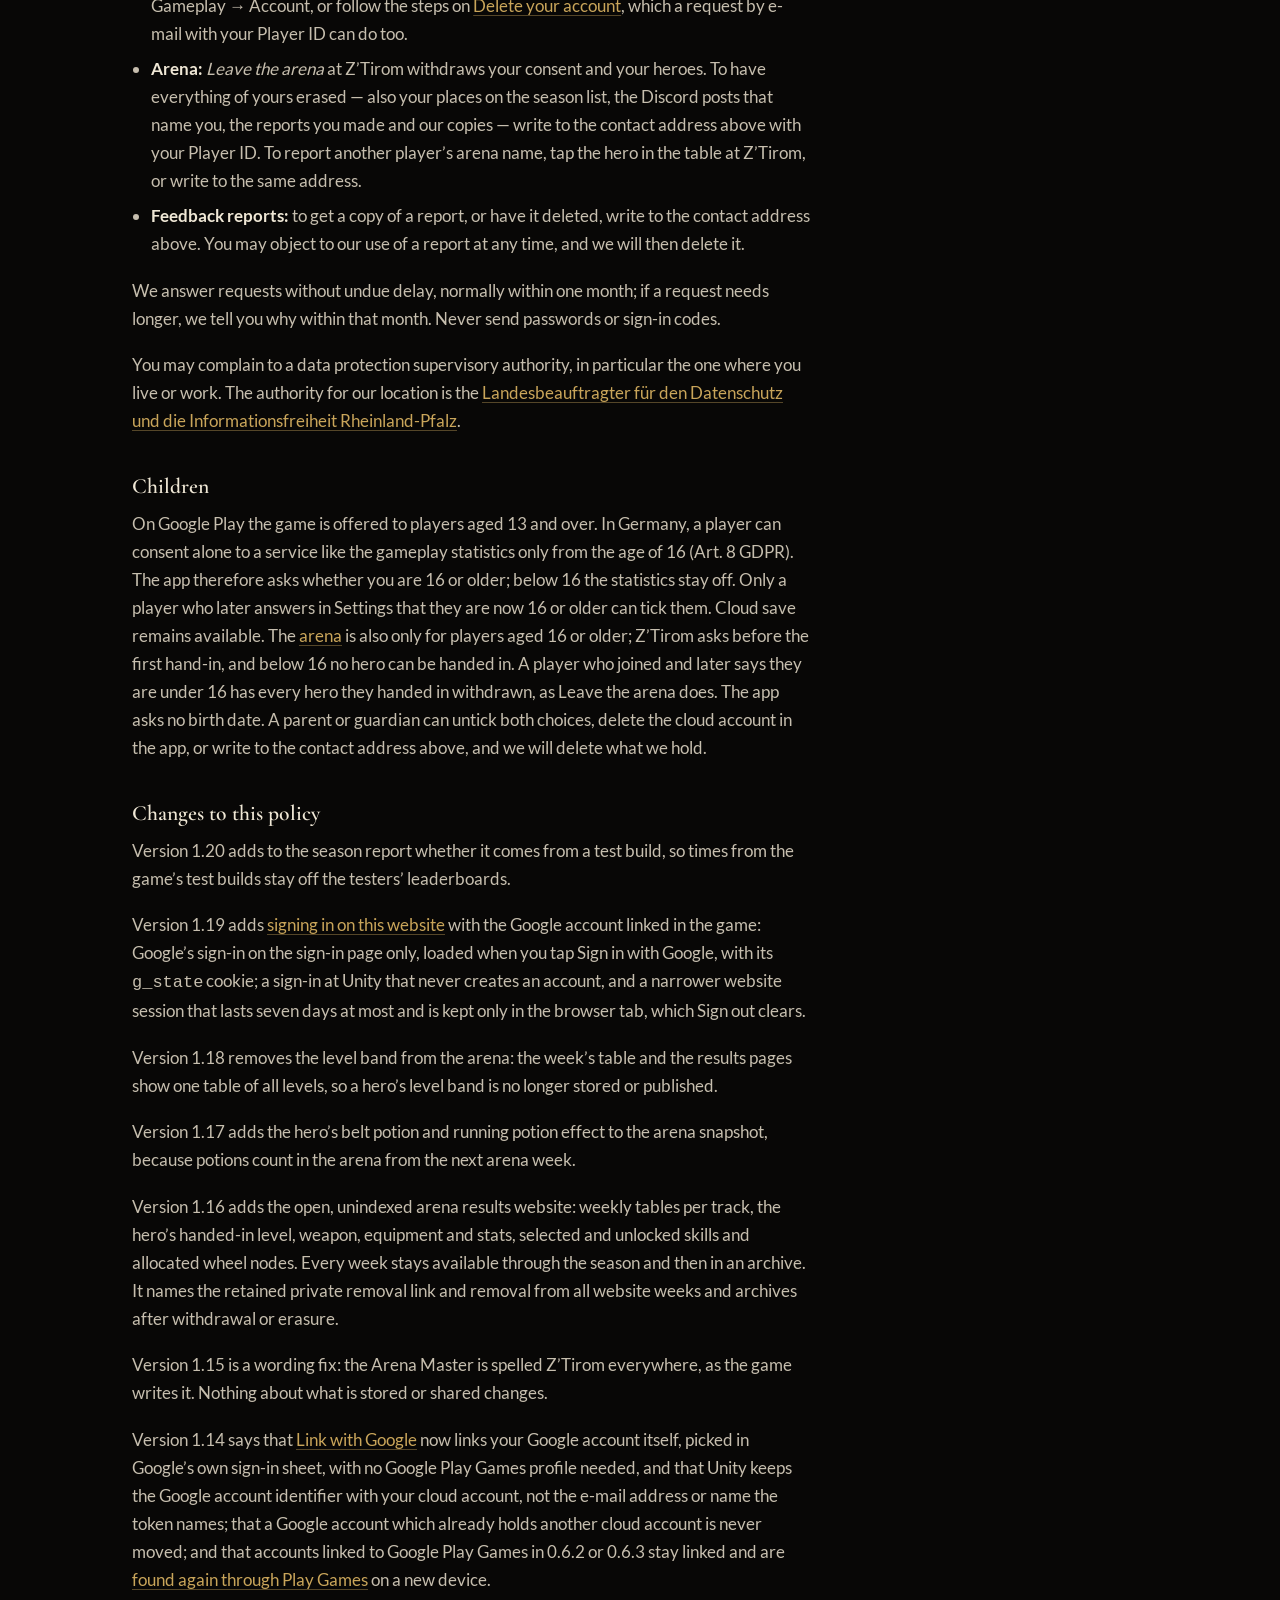
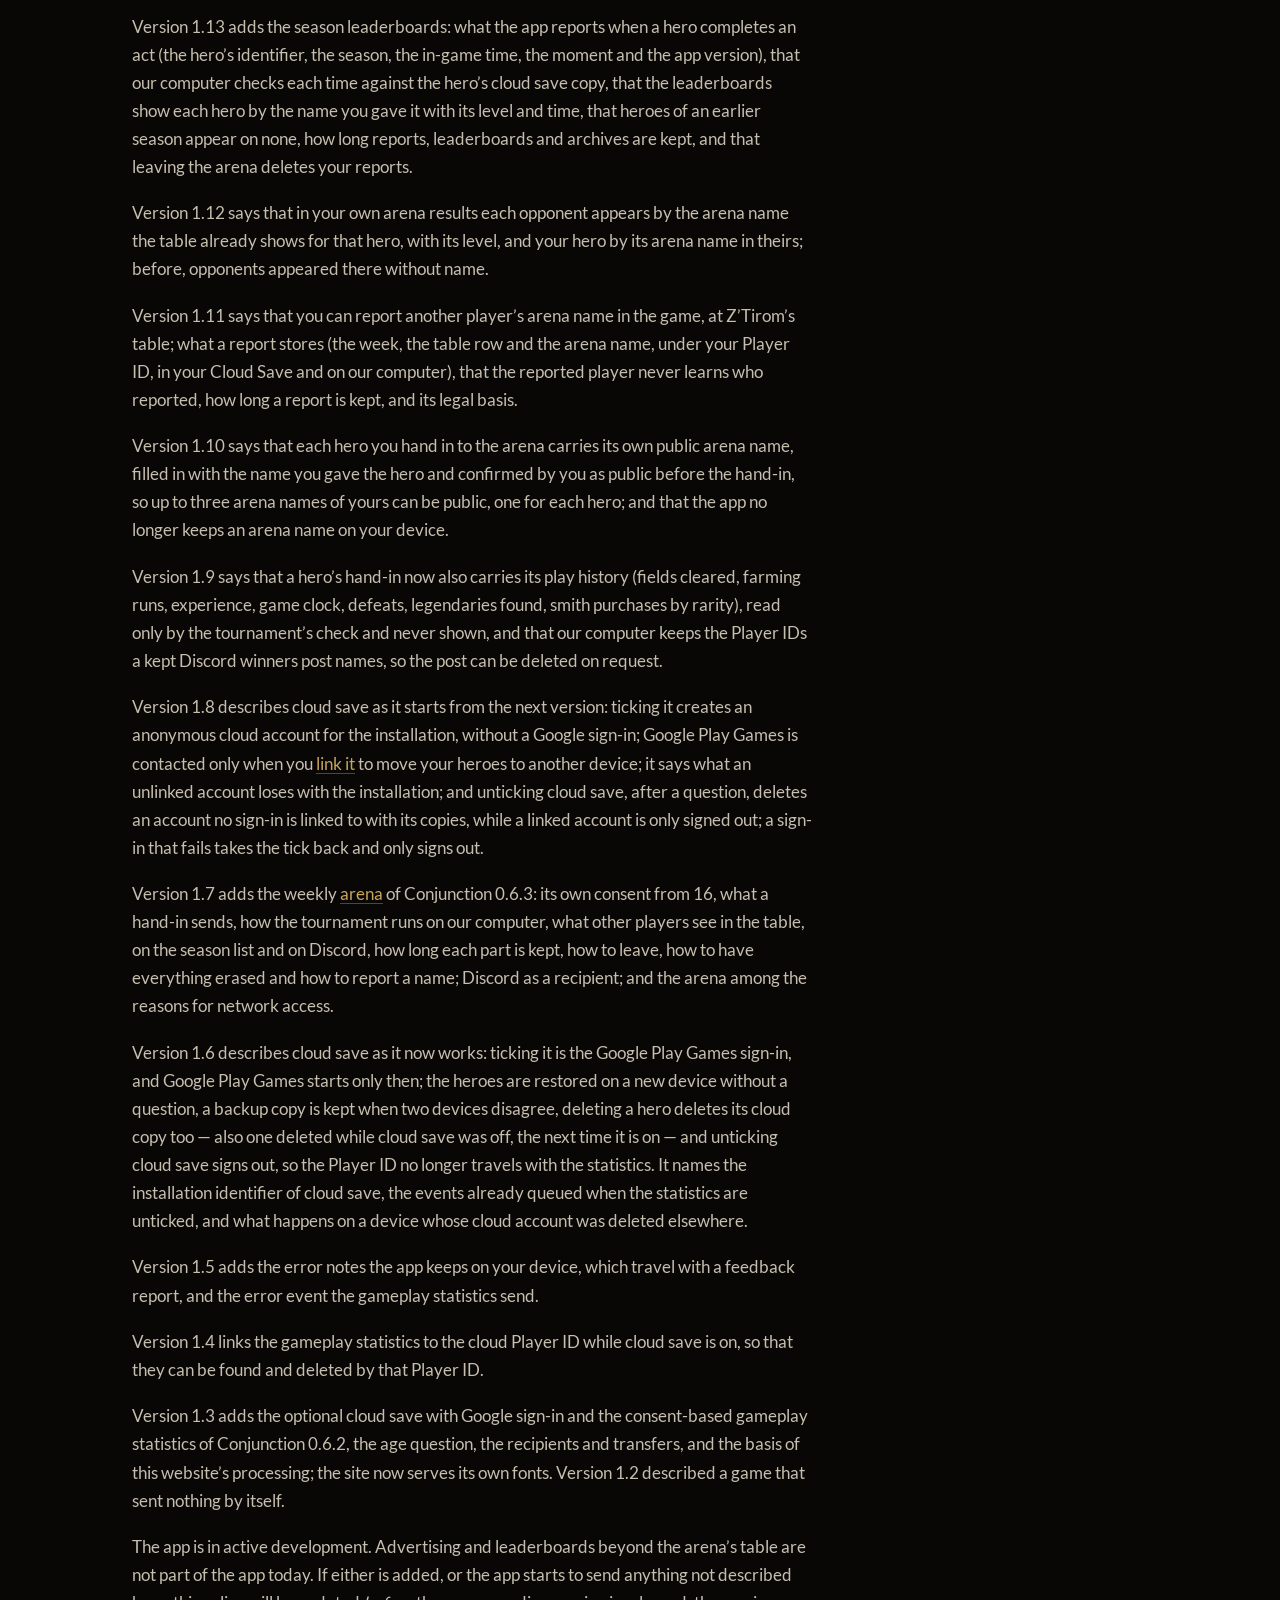
<file: privacy.html>
<!DOCTYPE html>
<html lang="en">
<head>
<meta charset="utf-8">
<meta name="viewport" content="width=device-width, initial-scale=1, viewport-fit=cover">
<title>Privacy Policy - Conjunction</title>
<meta name="description" content="Privacy policy for the Conjunction mobile game: cloud save and gameplay statistics only when you tick them, the weekly arena only when you join it, statistics and arena only from 16, no advertising.">
<meta name="robots" content="index, follow">

<link rel="canonical" href="https://conjunctiongame.com/privacy.html">
<link rel="icon" href="/assets/img/favicon-32.png" sizes="32x32">
<link rel="apple-touch-icon" href="/assets/img/apple-touch-icon.png">

<link rel="stylesheet" href="/assets/css/site.css">
</head>
<body>

<div class="wrap legal">
    <a class="backlink" href="/">&larr; Conjunction</a>

    <h1>Privacy Policy</h1>
    <p class="stamp">Version 1.20 &middot; Last updated 26 November 2026</p>

    <div class="prose">

        <p>This policy explains what happens to your data when you play <strong>Conjunction</strong>
        (the &ldquo;app&rdquo;), an Android game distributed through Google Play, and when you visit
        this website. It covers Conjunction 0.6.2 and later, which offer optional online features:
        cloud save and gameplay statistics, and from Conjunction 0.6.3 the weekly arena. Earlier
        versions offer none of them and send none of the data described under
        <a href="#cloud-save">Cloud save</a>, <a href="#usage-statistics">Usage statistics</a> and
        <a href="#arena">The arena</a>. What changed since version 1.2 is listed under
        <a href="#changes">Changes to this policy</a>.</p>

        <h2>The short version</h2>

        <p>Your saves stay on your device. Three features can send data, each only if you choose it,
        and the game plays the same without any of them: a <a href="#cloud-save">backup of your heroes
        in the cloud</a>; <a href="#usage-statistics">gameplay statistics</a>, for which we ask your
        consent and which are only for players aged 16 or older; and the weekly
        <a href="#arena">arena</a>, which you join at the Arena Master Z&rsquo;Tirom with its own
        consent, also only from 16, and where other players see the arena name of each hero you hand in. The tournament results and the handed-in hero&rsquo;s level, weapon, equipment with stats, skills and allocated wheel nodes also appear openly on conjunctiongame.com, without sign-in. The two
        boxes for cloud save and statistics start empty, and you can change either at any time under
        Settings &rarr; Gameplay &rarr; Privacy; you leave the arena at Z&rsquo;Tirom. There is no
        advertising and no tracking across other apps. A <a href="#feedback">feedback report</a>
        reaches us only when you send it yourself. On this website you can
        <a href="#website-sign-in">sign in</a> with the Google account you linked in the game to see your
        arena names; the website keeps that session only in your browser tab, for seven days at most.</p>

        <h2>Who is responsible</h2>

        <dl>
            <dt>Controller within the meaning of Art. 4(7) GDPR</dt>
            <dd id="controller">
                Robin von dem Knesebeck<br>
                Im Wingert 4<br>
                53424 Remagen<br>
                Germany
            </dd>
            <dt>Contact</dt>
            <dd><a href="mailto:info@conjunctiongame.com">info@conjunctiongame.com</a></dd>
        </dl>

        <h2 id="on-the-device">What the app keeps on your device</h2>

        <p>The app keeps these on your device, in its private storage, and sends none of them unless
        you choose one of the features below or send a feedback report:</p>

        <ul>
            <li><strong>Your saves</strong> &mdash; each hero&rsquo;s character, name as you chose it,
            progress, inventory, claimed fields and settings, so you can go on playing. They are
            needed to provide the game you play.</li>
            <li><strong>Your privacy choices</strong> &mdash; the two boxes, the version of the notice
            you answered, whether you said you are 16 or older, and whether you joined the
            <a href="#arena">arena</a> and on which version of its terms, so the app can respect your
            choices and does not ask again. No birth date is asked or kept.</li>
            <li><strong>Fight recordings</strong> &mdash; the last fights, including any note you add
            with &ldquo;Felt wrong?&rdquo;, so a fight can be traced if you report a problem. They
            leave the device only inside a feedback report you send.</li>
            <li id="error-notes"><strong>Error notes</strong> &mdash; when the app runs into an error,
            one line with the time, the app version, the kind of error, its message and the place in
            the app&rsquo;s code where it happened, each kind once per app session; the newest 200
            lines are kept. A line holds no identifier, no name and nothing you typed. The notes are
            kept whether or not you share statistics, so that a problem you report can be traced, and
            they leave the device only inside a feedback report you send &mdash; and, only while you
            share <a href="#usage-statistics">gameplay statistics</a>, as an error event.</li>
            <li id="play-diary"><strong>The play diary</strong> &mdash; only while you share
            <a href="#usage-statistics">gameplay statistics</a>: one line for each moment of play
            (the app was started or brought back, a fight began or ended, a field was cleared for the
            first time, the hero died, a field&rsquo;s entry check turned the hero away, the hero
            switched equipment set, a hunt was collected, a level was reached). A line holds game
            values such as the field, the hero&rsquo;s level, the outcome, how long it took and what
            was found, a random identifier for the hero and one for the current app session, the app
            and game-data version, whether the game&rsquo;s test options were used, and the time.
            While you also use cloud save, a line holds your cloud <a href="#cloud-save">Player ID</a>
            as well, so the statistics of your phones can be linked. It holds no name and nothing
            you typed. Unticking the statistics deletes the diary of every
            hero on the device.</li>
        </ul>

        <p>Removing the app normally removes its private storage. A feedback archive you saved to
        Downloads, and any copy in a device backup, follow the settings of that storage. Neither
        removing the app nor unticking a box deletes what was already sent; see
        <a href="#rights">Your rights</a>.</p>

        <h2 id="first-start">Before anything is sent</h2>

        <p>The first time you start the app &mdash; or, if you played an earlier version, the next
        time you open the world map &mdash; it shows a notice in two steps. The first names who is
        responsible and both features and asks once whether you are 16 or older. The second names in
        short what each feature sends and to whom, with a box for each, both empty, and points to this
        policy for the details. Below 16, the statistics box is not offered here; cloud save stays
        available. If you turn 16 later, you can correct your answer in Settings and then decide on
        the statistics. If you continue without ticking, you play without either feature.</p>

        <p>Before you choose an online feature, your saves, settings and privacy choices remain on
        your device. The app does not start the statistics service or keep the play diary before
        you agree, and it does not create a cloud account before you tick cloud save. Cloud save
        uses only the identifiers and session data needed for the backup you asked for. Unticking the
        statistics stops new statistics and removes the diary; the app may still contact Unity once
        to ask for the statistics to be erased, and cloud save goes on if you ticked it. When you tick
        a box later in Settings, the app first shows what that feature sends and asks you to
        confirm.</p>

        <h2 id="cloud-save">Cloud save</h2>

        <p>Cloud save backs up each hero&rsquo;s whole save &mdash; the hero&rsquo;s name as you chose
        it, level, equipment, bag, gold, story progress and the hero&rsquo;s random identifier
        &mdash; to Unity Gaming Services Cloud Save. The copy is sent about twenty seconds after the
        game saves, and only while cloud save is ticked; unticking it stops new copies, although a copy
        already on its way may still arrive. Before unticking takes effect, the app asks you and says
        what happens to the cloud account. An account no sign-in is linked to is then deleted, with
        every hero&rsquo;s copy and backup kept under it, so nothing is left at Unity that you could no
        longer reach; an account you linked to Google (or, in an earlier version, to Google Play Games) is
        kept, the app only signs out of it, and Link with Google reaches it again, as on another device. Either way the session and the
        Player ID are removed from the device, the heroes on the device stay, and ticking cloud save
        again starts a new anonymous account. If the cloud cannot be reached when you untick, the app
        keeps the session and finishes this at the next start with a network. If the sign-in fails
        right after you tick cloud save, the app takes the tick back and only signs out, without a
        question and without deleting anything: an account no sign-in is linked to is then out of the
        app&rsquo;s reach, as after an uninstall, and its copies stay in the cloud until you ask us to
        delete them with the Player ID (see <a href="#rights">Your rights</a>).</p>

        <p>Ticking cloud save creates an anonymous cloud account for this installation at Unity Gaming
        Services Authentication, with a random Player ID, and signs in to it; it asks for no Google
        sign-in and no other login. The app keeps a session on your device so it can reconnect at
        later starts without asking you. The device stores the Player ID and the session data, and
        Settings shows your Player ID. Unity Gaming Services also gives the app a random installation
        identifier, stored on your device and sent with the cloud save's requests. Until you link a
        sign-in, only this installation reaches the account: once you uninstall the app or clear its
        data, the app cannot reach it any more, and its copies stay in the cloud until you ask us to
        delete them with the Player ID (see <a href="#rights">Your rights</a>); unticking cloud save
        deletes it, as described above.</p>

        <p id="link-google">To bring your heroes to another device, you can link your Google account to
        the cloud account under Settings &rarr; Gameplay &rarr; Account &rarr; Link with Google. Only
        then does the app contact Google: Google&rsquo;s own sign-in sheet on your device lists the
        Google accounts on it, you pick one, and Google gives the app a signed token for that account.
        Unity Gaming Services Authentication checks the token and keeps your Google account identifier
        with your cloud account; the token also names the account&rsquo;s e-mail address and name, which
        neither the app nor Unity keeps. No Google Play Games profile is needed. If you close the sheet
        or Google declines, nothing is linked and the backup goes on as before. If the Google account
        you pick already belongs to another cloud account while yours has a sign-in of its own, nothing
        is linked, moved or merged, and the app says so. Google Ireland Limited processes your sign-in
        under its own
        <a href="https://policies.google.com/privacy" rel="noopener" target="_blank">privacy policy</a>,
        as an independent controller.</p>

        <p>On another device, tick cloud save and tap Link with Google with the same Google account.
        Because that Google account already belongs to your cloud account, the app deletes the new
        device&rsquo;s own anonymous account with its copies, signs in to your linked account and
        brings your heroes into the device&rsquo;s free hero slots; the heroes already on the new
        device go up into that account. An account that has a linked sign-in is never deleted for this
        move.</p>

        <p id="play-games-way-back">A cloud account that Conjunction 0.6.2 or 0.6.3 linked to Google Play
        Games stays linked, and the app no longer offers to link Play Games. So that such an account is
        found on a new device, the app first asks Google Play Games &mdash; without showing anything &mdash;
        when you tap Link with Google on a device whose cloud account has no sign-in linked yet. If Play
        Games signs you in by itself, Unity Gaming Services Authentication receives your Google Play
        Games account identifier: if it belongs to an earlier cloud account, the device moves into that
        account as described above and your Google account is linked to it as well; if it belongs to
        none, the app takes the Play Games link off again at once. Without a Play Games profile on the
        device, Play Games signs nobody in and nothing is sent.</p>

        <p>When the
        same hero changed on two devices, the app keeps the copy with more progress (level, then
        experience, then playing time; the newer save if they are equal) and stores the other copy
        as a backup in the same cloud account, one per hero, replaced by the next such backup.
        Settings names a backup it finds; we restore it on request. Deleting a hero on the device
        while cloud save is on also deletes its cloud copy and backup; deleting it while cloud save is
        off deletes them the next time cloud save is on, or with the cloud account. A hero deleted on one
        device is not brought back by another device&rsquo;s copy that was not played since; a copy
        played there since is backed up again.</p>

        <p>If the cloud account is deleted on another device or at your request, the app switches cloud
        save off on this device and tells you once; it does not create a new account by itself.</p>

        <p>Legal basis: providing the backup you request by ticking cloud save, and the Google link you
        request by tapping Link with Google, Art. 6(1)(b) GDPR; storing the Player ID and session on your device is
        strictly necessary for that service (&sect; 25(2) no. 2 TDDDG). The copies, the backups, the
        account and the Google link are kept until you delete the hero or the cloud account, in the
        app under Settings &rarr; Gameplay &rarr; Account or by
        <a href="/delete-account.html">writing to us</a>, or &mdash; for an account no sign-in is
        linked to &mdash; until you untick cloud save and confirm the question. Unticking it does not delete
        an account you linked to Google or Google Play Games, and a sign-in that failed deletes nothing:
        such an account and its copies are kept until you ask us to delete them.</p>

        <h2 id="usage-statistics">Usage statistics</h2>

        <p>If you are 16 or older and agree, the app sends the lines of the
        <a href="#play-diary">play diary</a> to Unity Gaming Services Analytics so that we can see
        where the game is too hard or unclear and balance it. The game defines nine moments of play:
        app started or brought back, fight started, fight ended, field cleared for the first time,
        hero died, entry check failed, equipment set switched, hunt collected and level reached. Unity
        Analytics also records its own standard events, such as when a play session starts and
        ends.</p>

        <p>With the statistics, the app also sends an error event when it runs into an error, so that
        we can find and fix faults: the kind of error, the first 120 characters of its message and the
        place in the app&rsquo;s code (the same as in the <a href="#error-notes">error notes</a>), once
        per kind and app session, with the identifiers of the diary &mdash; the hero&rsquo;s only while
        a hero is played.</p>

        <p>Analytics gives the app a random installation identifier, stored on your device; while
        cloud save is ticked and signed in, your Player ID is attached as well, so the statistics of a
        cloud player can be linked to that Player ID. Unticking cloud save signs out of the account or
        deletes it, and from then on the Player ID is no longer attached. With the random hero and session identifiers in the diary,
        this makes the statistics pseudonymous: we do not use them to identify you, do not combine
        them with other data and do not use them for advertising. Analytics also processes your IP
        address, the approximate region derived from it, and technical diagnostics and performance
        data of the app. The diary holds no name; a hero&rsquo;s name reaches Unity only inside a
        cloud save copy.</p>

        <p>Unity documents that it processes Analytics data on servers in Belgium and the Netherlands
        and keeps a replicated copy in Iowa, United States. Raw events are kept for 13 months; the counts
        and player profiles derived from them are kept until deletion is requested.</p>

        <p>Legal basis: your consent, given by ticking <em>I agree to gameplay statistics</em>,
        Art. 6(1)(a) GDPR, which also covers the diary, the identifiers and the events the app keeps
        on your device for this purpose (&sect; 25(1) TDDDG). You can withdraw your consent at any
        time by unticking the statistics under Settings &rarr; Gameplay &rarr; Privacy; this is as
        easy as giving it and does not affect the lawfulness of the processing before you withdrew.
        From then on the app collects no new statistics, deletes the diary on your device, and asks
        Unity to delete what it received from this installation &mdash; if your device is offline, at
        the next start that reaches Unity. Events the Analytics service had already queued on the device
        before you unticked may still arrive; the erasure covers them too. Unity deletes the data within
        seven days of receiving the request. If you tick the statistics again before Unity has confirmed
        an earlier erasure, the app keeps the new events on your device until it has.</p>

        <h2 id="arena">The arena</h2>

        <p>From Conjunction 0.6.3 the Arena Master Z&rsquo;Tirom holds a tournament every week: the
        heroes players hand in fight each other, and a table shows how each did. Joining is a choice of
        its own. Before your first hand-in Z&rsquo;Tirom shows what is sent and who sees it, and asks
        you to confirm that you are 16 or older and that you join on these terms; below 16 the arena is
        not open to you. The arena needs cloud save, because a hand-in is stored in your cloud account.
        Neither cloud save nor the gameplay statistics join you to the arena, and the arena does not
        switch either of them on. The game plays the same without it.</p>

        <p><strong>What a hand-in sends.</strong> You can hand in up to three heroes a week, one per
        hero slot. For each, the app writes to Unity Gaming Services Cloud Save, under your cloud
        Player ID, a snapshot of the hero as it is at that moment: its random identifier, level,
        attributes, worn items with their rolls, active skills, skill-wheel progress, permanent
        treasure bonuses, the potion on its belt and a potion effect that is running at that moment
        (which potion, its rolled values, how long it lasts and the game day it was drunk), the field it stands on (which decides the act it fights in), a fingerprint of
        its fight setup, which of the game&rsquo;s test options were used, and the app and game-data
        version. The snapshot also carries the hero&rsquo;s play history, which the tournament uses to check
        that the hero is one the game could have made: the fields it cleared, its farming runs (field,
        tier, experience and the items found, counted by rarity), its experience, its game clock, how
        often it was defeated, the legendaries it found and the items it bought or upgraded at the
        smith, counted by rarity. Only our tournament program reads this history; it is never shown to
        other players or published, and it is deleted with the hand-in, as described under
        &ldquo;How long it is kept&rdquo;. With the snapshot go the hero&rsquo;s arena name, the week, the hero slot, a random identifier for
        the hand-in and whether it comes from a test build. Each hero you hand in carries its own arena name: the app
        fills in the name you gave the hero, you may keep it or change it, and you confirm it as public before the
        hand-in is sent; if you keep it, the hero&rsquo;s name is that arena name. Apart from that, the snapshot does not
        hold the name you gave the hero, nor its bag, gold or story progress, the play diary, or anything about your device. If
        you leave the arena, the app writes one more note to Cloud Save that names the heroes you took
        back.</p>

        <p><strong>How the tournament runs.</strong> Once a week, after the deadline on Sunday at 18:00
        Berlin time, we read the week&rsquo;s hand-ins from Cloud Save onto our own computer in Germany.
        There we check that each hero is one the game can build, fight every hero against every other,
        and write the results back to Cloud Save: the table for every player, and for each of your
        heroes its own results &mdash; for each opponent the score and a short account of one fight
        &mdash; which only you can read. Your device never computes or sends a result. The best eight
        heroes of the table then fight a final. On the game&rsquo;s internal test builds Z&rsquo;Tirom
        also holds test tournaments for our testers. They work the same way under keys of their own, are
        never posted on Discord or put on the season list, and the app shows only the latest test. The website keeps their weekly results like the other tracks.</p>

        <p><strong>What other players see.</strong> The table at Z&rsquo;Tirom shows each handed-in
        hero by its arena name, with its level, weapon, place and results, so up to three
        arena names of yours can be public, one for each hero you hand in. The weekly
        winners &mdash; the first three of the final &mdash; are named by arena name, level and weapon
        on the season list at Z&rsquo;Tirom and in a post on the Conjunction Discord server, which
        everyone who joins that server can read. In your own results each opponent appears by the
        arena name the table shows for that hero, with its level, as &ldquo;Hollin, level 23&rdquo;, and
        so does your hero in theirs; the account of a fight names no one. Your Player ID, your
        full snapshots, play history and private fight accounts are never public. The open results pages at <a href="/arena-results/">conjunctiongame.com/arena-results/</a> show each track&rsquo;s tournament as one table: place, arena name, wins, draws, losses and points. Anyone can open a row to see the hero as handed in: level, weapon, equipment with its stats, selected and unlocked skills and allocated skill-wheel nodes. No sign-in is needed. We mark these pages noindex, exclude them from the sitemap and ask crawlers to stay off that path; they are still public and someone can copy or share them. Choose arena names that are not your real name
        and offend no one: the game refuses some names, and we rename or remove a name that breaks
        this rule. You can report a name you find in the table: tap the hero at Z&rsquo;Tirom and choose
        <em>Report</em>, or write to the contact address above with the week and the name. A report made
        in the game is stored in your Cloud Save under your Player ID: the week, the row of the table and
        the arena name you reported. Our computer reads it, notes which name you reported in which week,
        so that a name counts once per player and week, and shows us the name to check. The reported
        player is not told about the report and never learns who made it.</p>

        <p><strong>Season leaderboards.</strong> Each season has leaderboards, one for each act of the
        game, that rank heroes by the in-game time at which they completed the act. Every test phase of
        the game is a season of its own, and a season ends when the next one begins, which may not be
        announced in advance. When a hero of the season that runs completes an act while you keep your
        heroes in the cloud and have joined the arena, the app writes a short report for that hero&rsquo;s
        slot to Cloud Save, under your Player ID: the hero&rsquo;s random identifier, the season, and for
        each leaderboard the hero has reached the in-game time, the moment it was reached and the app
        version, and whether the report comes from a test build, beside the season the report is for. A completion time is written once and stays the
        same when the act is played again. Once a week our computer reads the reports and checks each
        time against the hero&rsquo;s cloud save copy &mdash; its milestones, the fields it cleared and its
        game clock &mdash; and leaves out a time the hero cannot have made, noting why. The leaderboards
        at Z&rsquo;Tirom show each hero once, by the name you gave the hero, with its level and its
        in-game time, to every player. Heroes from an earlier season or test phase stay playable but
        appear on no leaderboard. Your Player ID is never shown.</p>

        <p><strong>How long it is kept.</strong> A hand-in is deleted from Cloud Save as soon as its week
        has been fought. The app keeps showing only the current week; its superseded cloud table and results are deleted after the next tournament. On the website, every week of the running season remains reachable. When the next season starts, those weeks move into an archive, with no fixed deletion date; withdrawn or erased heroes are removed from every week and archive at the next run. The season list of weekly winners stays until the season
        ends with the next game version for testers, and the winners of the season are then named once
        more in a Discord post. On our computer we keep the season&rsquo;s hand-ins and the link from a
        table row to the player it belongs to until the season ends. We retain a reduced copy of the website results and its private row-to-player and hand-in link for as long as those weeks or archives are kept, so that withdrawals and erasure requests can remove a hero from every page; our computer also keeps, for each Discord winners post we keep, the identifier of the post and the
        Player IDs of the players it names, so that a post can be deleted when one of them asks. A
        Discord post stays on the server until we delete it, which we do when you ask. A report you made
        in the game stays in your Cloud Save until the week after its table has been fought, and our
        computer keeps who reported which name for the table that shows and the one before it, so about
        two weeks; both are then deleted. A season&rsquo;s leaderboards stay while the season runs; when it
        ends they are kept, no longer changed, as that season&rsquo;s archive. Your season reports stay in
        your Cloud Save as long as the hero&rsquo;s slot holds them, and our computer keeps each ranked hero
        with the Player ID it belongs to for the season and its archive, so that a place can be erased.</p>

        <p><strong>Leaving and erasure.</strong> <em>Leave the arena</em> at Z&rsquo;Tirom withdraws
        your consent and every hero you handed in: they are not fought again, they leave the current
        table, and their results are deleted at the tournament&rsquo;s next run, within seven days. Their rows and hero views also leave every website week and archive at the next run; the resulting static website changes are published by us. Copies already made by other people are outside our control.
        It also deletes your season reports, and the next weekly run takes your heroes off the
        season&rsquo;s leaderboards. Places you won in earlier weeks stay on the season list and in the
        Discord posts of those weeks until the season ends, and places in an archived season&rsquo;s
        leaderboards stay in its archive; write to us with your Player ID, which Settings shows, and we
        erase them too, together with every copy on our computer. We may ask you to confirm that the
        Player ID is yours, without ever needing your password. Deleting your cloud account removes your
        hand-ins with it, and the tournament&rsquo;s next run takes your heroes out of the table and
        deletes their results and their rows and hero views from every website week and archive. Deleting the app alone deletes nothing that was already handed in.</p>

        <p>Legal basis: your consent, given when you join the arena at Z&rsquo;Tirom, Art. 6(1)(a) GDPR.
        You can withdraw it at any time with <em>Leave the arena</em>; this does not affect the
        lawfulness of the processing before you withdrew. Keeping your choice on the device is part of
        the arena you asked for (&sect; 25(2) no. 2 TDDDG). A report of a name is part of the arena you
        joined; we also process it in our legitimate interest in keeping the arena&rsquo;s names free of
        insults and impersonation (Art. 6(1)(f) GDPR).</p>

        <h2 id="recipients">Who receives the data, and where</h2>

        <ul>
            <li><strong>Unity Technologies SF</strong>, 116 New Montgomery Street, San Francisco, CA
            94105, United States, runs Authentication, Cloud Save and Analytics for the app, and
            Authentication and Cloud Save for the <a href="#website-sign-in">sign-in on this website</a>,
            for us as our processor (Art. 28 GDPR) under the
            <a href="https://unity.com/legal/unity-data-processing-addendum-dpa" rel="noopener" target="_blank">Unity
            Data Processing Addendum</a>. Unity uses hosting and infrastructure providers listed on
            its <a href="https://unity.com/legal/subprocessors" rel="noopener" target="_blank">sub-processor
            page</a>.</li>
            <li><strong>Google Ireland Limited</strong>, Gordon House, Barrow Street, Dublin 4,
            Ireland, for the Google sign-in you can link to your cloud account and use on this website,
            and for the Google Play Games sign-in that accounts of earlier versions keep, as an independent
            controller.</li>
            <li><strong>Discord Inc.</strong>, 444 De Haro Street, Suite 200, San Francisco, CA 94107,
            United States, hosts the Conjunction Discord server, where we post the
            <a href="#arena">arena&rsquo;s</a> weekly winners by arena name, level and weapon. Discord
            processes what is posted on its service under its own
            <a href="https://discord.com/privacy" rel="noopener" target="_blank">privacy policy</a>, as an
            independent controller.</li>
            <li><strong>GitHub, Inc.</strong> for this website; see <a href="#website">This
            website</a>.</li>
        </ul>

        <p>Because Unity Technologies SF is in the United States, data the app or the sign-in page
        sends to Unity is transferred there. For this transfer the Unity Data Processing Addendum incorporates the EU
        Standard Contractual Clauses (Commission Decision 2021/914, module two, controller to
        processor). You can ask for a copy at the contact address above. All data the app sends
        travels encrypted (HTTPS).</p>

        <h2 id="feedback">Feedback reports</h2>

        <p>The game has a feedback button for reporting bugs and ideas. When you tap it and send, the
        app packs one file containing:</p>

        <ul>
            <li>the text you typed and whether it is a bug or an idea;</li>
            <li>the app version, your device model and its Android version;</li>
            <li>the save game of every hero on this device &mdash; each character and the name you
            gave it, progress, inventory, skills and settings, and whether the game&rsquo;s test
            options were used;</li>
            <li>the <a href="#play-diary">play diary</a> of every hero on this device, if you share
            gameplay statistics;</li>
            <li>the <a href="#error-notes">error notes</a> of this device;</li>
            <li>the fight recordings not sent in an earlier report, including any note you added to a
            fight with &ldquo;Felt wrong?&rdquo;.</li>
        </ul>

        <p>The app does not send this file itself. It saves the file in your device&rsquo;s
        Downloads folder and opens Android&rsquo;s share menu. You choose the app it goes through
        (for example your e-mail app or Discord) and the recipient; for e-mail the address
        feedback@conjunctiongame.com is filled in for you. If you cancel, nothing is sent. The copy
        in Downloads stays until your next report replaces it or you delete it.</p>

        <p>We use what you send only to find and fix errors and to balance the game. Legal basis:
        our legitimate interest in doing that, Art. 6(1)(f) GDPR. We keep a report for as long as
        we are working on what it describes, and delete it earlier if you ask. The app you send it
        through also handles the report, along with whatever it carries with it, such as your
        e-mail address or Discord name, under its own terms. If you post a report in a channel
        that other people can read, they can see it too.</p>

        <h2>Permissions the app requests</h2>

        <ul>
            <li><strong>Network access</strong> &mdash; for the cloud save and the gameplay
            statistics while you have ticked them, for the Google sign-in you link to cloud save, to ask Unity
            to erase statistics after you untick them, and for the arena&rsquo;s hand-ins, its table and
            the names you report once you have joined it.</li>
            <li><strong>Vibration</strong> &mdash; for haptic feedback on critical hits. No data is
            read or transmitted.</li>
            <li><strong>Notifications</strong> &mdash; so the game can tell you when a field you set
            to farm has finished. These notifications are generated on your device by the app
            itself; no server is involved and no information is sent anywhere.</li>
            <li><strong>Foreground service</strong> &mdash; declared by Google Play&rsquo;s asset
            delivery, which unpacks the game&rsquo;s graphics after an install or update. No data is
            read or transmitted.</li>
        </ul>

        <p>The app requests no access to your contacts, location, camera, microphone or photos. It
        stores its saves in its private storage and does not request broad access to your files; it
        writes a feedback archive to Downloads only when you ask for one.</p>

        <h2>Google Play</h2>

        <p>The distribution channel is not ours. When you download, install or update the app
        through Google Play, Google processes data about that &mdash; and, if you have enabled it on
        your device, may share crash diagnostics with developers in aggregated form. This processing
        is carried out by Google under its own terms, not by us. See
        <a href="https://policies.google.com/privacy" rel="noopener" target="_blank">Google&rsquo;s
        Privacy Policy</a> and the data safety section on the app&rsquo;s Play Store page.</p>

        <h2 id="website">This website</h2>

        <p>The site is hosted on GitHub Pages by GitHub, Inc., 88 Colin P. Kelly Jr. Street, San
        Francisco, CA 94107, United States. When a page is served, GitHub processes your IP address
        and request data (the page, time, browser) in its server logs to deliver the page and to keep
        the service secure. Our legal basis is our legitimate interest in offering a reliable and
        secure information site, Art. 6(1)(f) GDPR. GitHub decides how long it keeps these logs and
        states that, and how it safeguards transfers to the United States, in the
        <a href="https://docs.github.com/site-policy/privacy-policies/github-general-privacy-statement" rel="noopener" target="_blank">GitHub
        General Privacy Statement</a>. Apart from Google&rsquo;s sign-in, which the sign-in page loads
        only when you tap Sign in with Google (described next), the site sets no cookies, runs no tracking
        or analytics, and serves its fonts itself, so your browser contacts no other server to display
        these pages.</p>

        <h2 id="website-sign-in">Signing in on this website</h2>

        <p>If you linked your Google account in the game (<a href="#link-google">Link with Google</a>),
        you can sign in to the same cloud account on the <a href="/sign-in.html">sign-in page</a>, which
        then shows the arena names of the heroes you handed in at the <a href="#arena">arena</a>. Your
        browser loads Google&rsquo;s sign-in from accounts.google.com only when you tap Sign in with Google
        on that page. Google then receives your IP address and browser data, and its own cookies if you
        are signed in to Google in this browser, and processes them under its own
        <a href="https://policies.google.com/privacy" rel="noopener" target="_blank">privacy policy</a>
        as an independent controller. Google&rsquo;s sign-in also stores a cookie named
        <code>g_state</code> on this site, holding the state of its sign-in prompt, for 180 days unless
        you delete it in your browser. When you pick your Google account, Google gives the page a signed
        token for it. The page sends that token to Unity Gaming Services Authentication, which checks it
        and signs in only to the cloud account that Google account is already linked to: it never creates
        an account. If the Google account is not linked in the game, the page says so, and nothing is
        signed in or stored.</p>

        <p>The page swaps that sign-in at once for a narrower website session and drops the first one. The
        website session is accepted only by Cloud Save and Cloud Code, the services that hold your saved
        data; it cannot link or unlink a sign-in, change the account or delete it, and Unity no longer
        accepts it seven days after you signed in. The page keeps it, with your Player ID, only in your
        browser&rsquo;s session storage for this tab (a tab the browser restores or duplicates keeps a copy).
        Sign out deletes it from the tab, and so does closing the tab for good. Unity offers no way to end
        such a session early, so it stays valid there until its seven days are over, while nothing on the
        page holds it any more. The page uses the session only to read your arena entries in Cloud Save; it
        writes nothing, and sets no cookie of its own.</p>

        <p>Legal basis: the sign-in you ask for by tapping Sign in with Google and choosing your Google
        account, Art. 6(1)(b) GDPR; keeping the website session in your browser, and Google&rsquo;s
        <code>g_state</code> cookie, which is stored only after that tap, are strictly necessary for it
        (&sect; 25(2) no. 2 TDDDG).</p>

        <h2 id="rights">Your rights</h2>

        <p>Under the GDPR you have the right of access (Art. 15), rectification (Art. 16), erasure
        (Art. 17), restriction (Art. 18), data portability (Art. 20) and objection (Art. 21), and
        the right to withdraw a consent at any time with effect for the future (Art. 7(3)).</p>

        <p>In practice:</p>

        <ul>
            <li><strong>Statistics:</strong> unticking them in Settings withdraws your consent; the app
            then asks Unity to delete what it received from this installation. Deleting the cloud
            account does the same for this device. Statistics another device of yours sent are erased
            when you untick them there, or on request by e-mail with your Player ID if you used cloud
            save on that device. If you no longer have the app and never used cloud save, your
            statistics are known only under a random installation identifier we cannot connect to
            you, so we cannot find them (Art. 11 GDPR); their raw events expire after 13 months.</li>
            <li><strong>Cloud copies and account:</strong> delete your cloud account in the app under
            Settings &rarr; Gameplay &rarr; Account, or follow the steps on
            <a href="/delete-account.html">Delete your account</a>, which a request by e-mail with your
            Player ID can do too.</li>
            <li><strong>Arena:</strong> <em>Leave the arena</em> at Z&rsquo;Tirom withdraws your
            consent and your heroes. To have everything of yours erased &mdash; also your places on
            the season list, the Discord posts that name you, the reports you made and our copies &mdash;
            write to the contact address above with your Player ID. To report another player&rsquo;s arena
            name, tap the hero in the table at Z&rsquo;Tirom, or write to the same address.</li>
            <li><strong>Feedback reports:</strong> to get a copy of a report, or have it deleted,
            write to the contact address above. You may object to our use of a report at any time,
            and we will then delete it.</li>
        </ul>

        <p>We answer requests without undue delay, normally within one month; if a request needs
        longer, we tell you why within that month. Never send passwords or sign-in codes.</p>

        <p>You may complain to a data protection supervisory authority, in particular the one where
        you live or work. The authority for our location is the
        <a href="https://www.datenschutz.rlp.de/" rel="noopener" target="_blank">Landesbeauftragter
        f&uuml;r den Datenschutz und die Informationsfreiheit Rheinland-Pfalz</a>.</p>

        <h2>Children</h2>

        <p>On Google Play the game is offered to players aged 13 and over. In Germany, a player can consent alone to
        a service like the gameplay statistics only from the age of 16 (Art. 8 GDPR). The app
        therefore asks whether you are 16 or older; below 16 the statistics stay off. Only a player who
        later answers in Settings that they are now 16 or older can tick them. Cloud save remains available. The
        <a href="#arena">arena</a> is also only for players aged 16 or older; Z&rsquo;Tirom asks before the
        first hand-in, and below 16 no hero can be handed in. A player who joined and later says they
        are under 16 has every hero they handed in withdrawn, as Leave the arena does. The app asks no birth
        date. A parent or guardian can untick both choices, delete the cloud account in the app, or
        write to the contact address above, and we will delete what we hold.</p>

        <h2 id="changes">Changes to this policy</h2>

        <p>Version 1.20 adds to the season report whether it comes from a test build, so times from the
        game&rsquo;s test builds stay off the testers&rsquo; leaderboards.</p>

        <p>Version 1.19 adds <a href="#website-sign-in">signing in on this website</a> with the Google
        account linked in the game: Google&rsquo;s sign-in on the sign-in page only, loaded when you tap
        Sign in with Google, with its <code>g_state</code> cookie; a sign-in at Unity
        that never creates an account, and a narrower website session that lasts seven days at most and is
        kept only in the browser tab, which Sign out clears.</p>

        <p>Version 1.18 removes the level band from the arena: the week&rsquo;s table and the results pages show one table of all levels, so a hero&rsquo;s level band is no longer stored or published.</p>

        <p>Version 1.17 adds the hero&rsquo;s belt potion and running potion effect to the arena snapshot, because potions count in the arena from the next arena week.</p>

        <p>Version 1.16 adds the open, unindexed arena results website: weekly tables per track, the hero&rsquo;s handed-in level, weapon, equipment and stats, selected and unlocked skills and allocated wheel nodes. Every week stays available through the season and then in an archive. It names the retained private removal link and removal from all website weeks and archives after withdrawal or erasure.</p>

        <p>Version 1.15 is a wording fix: the Arena Master is spelled Z&rsquo;Tirom everywhere, as the game
        writes it. Nothing about what is stored or shared changes.</p>

        <p>Version 1.14 says that <a href="#link-google">Link with Google</a> now links your Google account
        itself, picked in Google&rsquo;s own sign-in sheet, with no Google Play Games profile needed, and
        that Unity keeps the Google account identifier with your cloud account, not the e-mail address or
        name the token names; that a Google account which already holds another cloud account is never
        moved; and that accounts linked to Google Play Games in 0.6.2 or 0.6.3 stay linked and are
        <a href="#play-games-way-back">found again through Play Games</a> on a new device.</p>

        <p>Version 1.13 adds the season leaderboards: what the app reports when a hero completes an act
        (the hero&rsquo;s identifier, the season, the in-game time, the moment and the app version), that
        our computer checks each time against the hero&rsquo;s cloud save copy, that the leaderboards show
        each hero by the name you gave it with its level and time, that heroes of an earlier season
        appear on none, how long reports, leaderboards and archives are kept, and that leaving the arena
        deletes your reports.</p>

        <p>Version 1.12 says that in your own arena results each opponent appears by the arena name the
        table already shows for that hero, with its level, and your hero by its arena name in theirs;
        before, opponents appeared there without name.</p>

        <p>Version 1.11 says that you can report another player&rsquo;s arena name in the game, at
        Z&rsquo;Tirom&rsquo;s table; what a report stores (the week, the table row and the arena name, under
        your Player ID, in your Cloud Save and on our computer), that the reported player never learns who
        reported, how long a report is kept, and its legal basis.</p>

        <p>Version 1.10 says that each hero you hand in to the arena carries its own public arena name,
        filled in with the name you gave the hero and confirmed by you as public before the hand-in, so up
        to three arena names of yours can be public, one for each hero; and that the app no longer keeps an
        arena name on your device.</p>

        <p>Version 1.9 says that a hero&rsquo;s hand-in now also carries its play history (fields
        cleared, farming runs, experience, game clock, defeats, legendaries found, smith purchases by
        rarity), read only by the tournament&rsquo;s check and never shown, and that our computer keeps
        the Player IDs a kept Discord winners post names, so the post can be deleted on request.</p>

        <p>Version 1.8 describes cloud save as it starts from the next version: ticking it creates an
        anonymous cloud account for the installation, without a Google sign-in; Google Play Games is
        contacted only when you <a href="#link-google">link it</a> to move your heroes to another
        device; it says what an unlinked account loses with the installation; and unticking cloud save,
        after a question, deletes an account no sign-in is linked to with its copies, while a linked
        account is only signed out; a sign-in that fails takes the tick back and only signs out.</p>

        <p>Version 1.7 adds the weekly <a href="#arena">arena</a> of Conjunction 0.6.3: its own consent
        from 16, what a hand-in sends, how the tournament runs on our computer, what other players see
        in the table, on the season list and on Discord, how long each part is kept, how to leave, how
        to have everything erased and how to report a name; Discord as a recipient; and the arena among
        the reasons for network access.</p>

        <p>Version 1.6 describes cloud save as it now works: ticking it is the Google Play Games
        sign-in, and Google Play Games starts only then; the heroes are restored on a new device without
        a question, a backup copy is kept when two devices disagree, deleting a hero deletes its cloud
        copy too &mdash; also one deleted while cloud save was off, the next time it is on &mdash; and unticking
        cloud save signs out, so the Player ID no longer travels with the statistics. It names the
        installation identifier of cloud save, the events already queued when the statistics are
        unticked, and what happens on a device whose cloud account was deleted elsewhere.</p>

        <p>Version 1.5 adds the error notes the app keeps on your device, which travel with a feedback
        report, and the error event the gameplay statistics send.</p>

        <p>Version 1.4 links the gameplay statistics to the cloud Player ID while cloud save is on,
        so that they can be found and deleted by that Player ID.</p>

        <p>Version 1.3 adds the optional cloud save with Google sign-in and the consent-based
        gameplay statistics of Conjunction 0.6.2, the age question, the recipients and transfers, and
        the basis of this website&rsquo;s processing; the site now serves its own fonts. Version 1.2
        described a game that sent nothing by itself.</p>

        <p>The app is in active development. Advertising and leaderboards beyond the arena&rsquo;s table
        are not part of the app today. If either is added, or the app starts to send anything not
        described here, this
        policy will be updated <em>before</em> the corresponding version is released, the version
        number and date above will change, the app will ask again where a new consent is needed, and
        the data safety declaration on the Play Store page will be updated to match.</p>

        <div class="note">
            <strong>Reading this because Google Play sent you here?</strong> This is the privacy
            policy referenced by the Conjunction store listing. The app is currently in closed
            testing.
        </div>

    </div>
</div>

<footer>
    <div class="wrap footer__grid">
        <div class="footer__mark">
            <img src="/assets/img/icon-192.png" alt="" width="38" height="38">
            <span>&copy; 2026 Conjunction</span>
        </div>
        <nav class="footer__nav">
            <a href="/">Home</a>
            <a href="/legal-notice.html">Legal notice</a>
            <a href="mailto:info@conjunctiongame.com">Contact</a>
        </nav>
    </div>
</footer>

<!-- Maintainers: when advertising or any other online feature is added, the policy text and the four-step
     release rule live in docs/engineering/website.md in the game repo; the arena block describes
     docs/engineering/arena-data-inventory.json there. -->

</body>
</html>
</file>
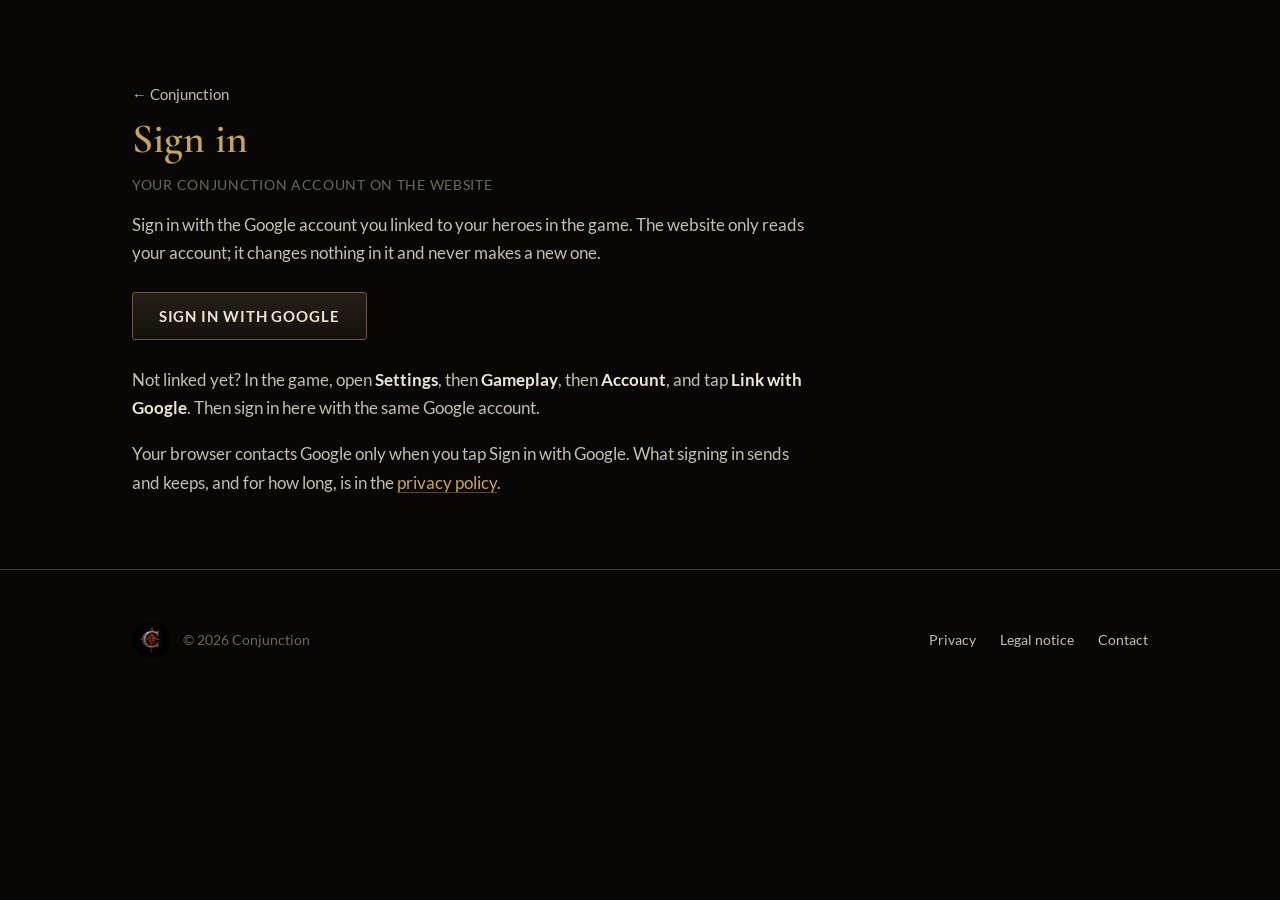
<file: sign-in.html>
<!DOCTYPE html>
<html lang="en">
<head>
<meta charset="utf-8">
<meta name="viewport" content="width=device-width, initial-scale=1, viewport-fit=cover">
<title>Sign in - Conjunction</title>
<meta name="description" content="Sign in to your Conjunction account with the Google account you linked in the game.">
<meta name="robots" content="noindex">

<link rel="canonical" href="https://conjunctiongame.com/sign-in.html">
<link rel="icon" href="/assets/img/favicon-32.png" sizes="32x32">
<link rel="apple-touch-icon" href="/assets/img/apple-touch-icon.png">

<link rel="stylesheet" href="/assets/css/site.css">
<script type="module" src="/assets/js/sign-in-page.js"></script>
</head>
<body>

<div class="wrap legal">
    <a class="backlink" href="/">&larr; Conjunction</a>

    <h1>Sign in</h1>
    <p class="stamp">Your Conjunction account on the website</p>

    <div class="prose">

        <p class="note" id="sign-in-line" role="status" aria-live="polite" hidden></p>

        <div id="signed-out">
            <p>Sign in with the Google account you linked to your heroes in the game. The website only
            reads your account; it changes nothing in it and never makes a new one.</p>

            <div class="google-button">
                <button type="button" class="btn" id="use-google">Sign in with Google</button>
                <div id="google-button" hidden></div>
            </div>

            <p>Not linked yet? In the game, open <strong>Settings</strong>, then <strong>Gameplay</strong>,
            then <strong>Account</strong>, and tap <strong>Link with Google</strong>. Then sign in here with
            the same Google account.</p>

            <p>Your browser contacts Google only when you tap Sign in with Google. What signing in sends and
            keeps, and for how long, is in the <a href="/privacy.html#website-sign-in">privacy policy</a>.</p>
        </div>

        <div id="signed-in" hidden>
            <a class="btn btn--primary back-to-results" href="/hero.html">My heroes</a>
            <a class="btn btn--primary back-to-results" id="back-to-results" href="/arena-results/">See the arena results</a>

            <h2>Your arena names</h2>

            <ul class="arena-names" id="arena-names"></ul>
            <p id="no-arena-names" hidden>None of your heroes is handed in at the arena yet.</p>

            <button type="button" class="btn sign-out" id="sign-out">Sign out</button>

            <p class="session-end">Sign out removes the website session from this browser tab. It runs out
            by itself seven days after you signed in.</p>
        </div>

    </div>
</div>

<footer>
    <div class="wrap footer__grid">
        <div class="footer__mark">
            <img src="/assets/img/icon-192.png" alt="" width="38" height="38">
            <span>&copy; 2026 Conjunction</span>
        </div>
        <nav class="footer__nav">
            <a href="/privacy.html">Privacy</a>
            <a href="/legal-notice.html">Legal notice</a>
            <a href="mailto:info@conjunctiongame.com">Contact</a>
        </nav>
    </div>
</footer>

</body>
</html>
</file>
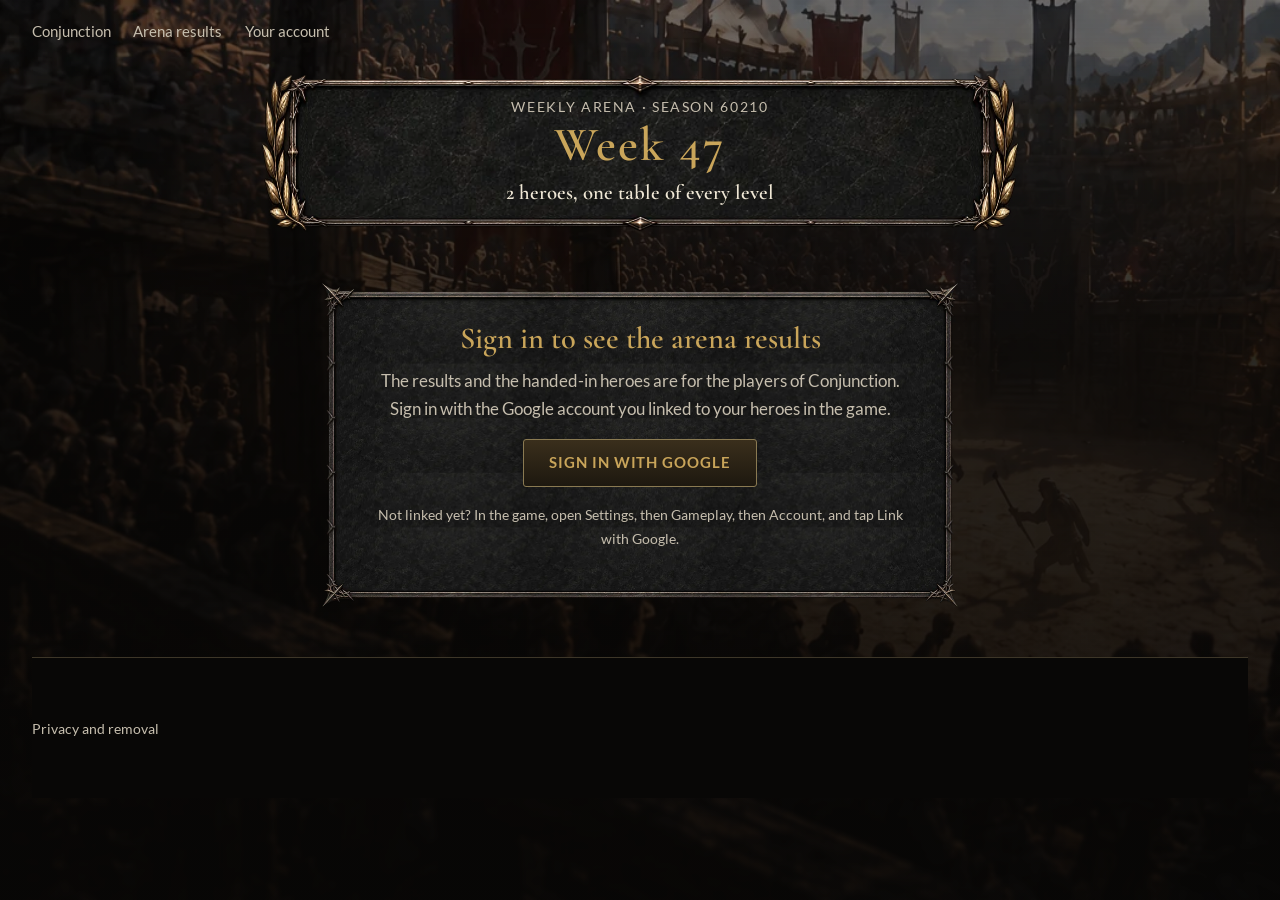
<file: arena-results/closed/60210/internal-2026-W47.html>
<!doctype html><html lang="en"><head><meta charset="utf-8">
<meta name="viewport" content="width=device-width,initial-scale=1"><meta name="robots" content="noindex, nofollow, noarchive">
<title>Week 47 · Conjunction</title><link rel="stylesheet" href="/assets/css/site.css"><link rel="stylesheet" href="/assets/css/arena-plates.css"><link rel="stylesheet" href="/arena-results/arena-results.css"><link rel="stylesheet" href="/assets/css/paperdoll.css"><link rel="stylesheet" href="/assets/img/paperdoll/gear.css"><script type="module" src="/assets/js/arena-gate.js"></script><script type="module" src="/arena-results/arena-hero.js"></script></head>
<body class="arena"><div class="arena-wrap">
<nav class="arena-nav"><a href="/">Conjunction</a><a href="/arena-results/">Arena results</a><a href="/sign-in.html">Your account</a></nav>
<header class="arena-head"><div class="plate-plaque"><p class="arena-head__kicker">Weekly arena · Season 60210</p>
<h1>Week 47</h1><p class="arena-head__line">2 heroes, one table of every level</p></div></header>
<section class="arena-gate" id="arena-gate" aria-labelledby="arena-gate-title"><div class="arena-gate__panel plate-panel-iron"><h2 id="arena-gate-title">Sign in to see the arena results</h2><p>The results and the handed-in heroes are for the players of Conjunction. Sign in with the Google account you linked to your heroes in the game.</p><p class="arena-gate__line" id="arena-gate-line" role="status" aria-live="polite" hidden></p><a class="btn btn--primary" id="arena-gate-sign-in" href="/sign-in.html">Sign in with Google</a><p class="arena-gate__how">Not linked yet? In the game, open Settings, then Gameplay, then Account, and tap Link with Google.</p></div></section>
<main id="arena-results" hidden data-week="internal-2026-W47.json"><p class="arena-note">The heroes and rolls as handed in. Record: won / drawn / lost pairings. Places stay as awarded when a hero leaves. <a href="internal-2026-W47.json">The week as data</a> · <a href="../index.html">All weeks</a></p><section class="arena-section final"><div class="section-title plate-section-band"><h2>Grand final</h2></div><div class="champion"><p class="champion__name">Atlas L46</p><p class="champion__line">Atlas L46 beat Basha L37 · 7:3</p></div><p class="arena-note">&quot;Atlas L46 takes the crown of week 47.&quot;</p><div class="final__brackets"><div class="bracket-group"><h3>Winners&#x27; bracket</h3><div class="bracket"><div class="bracket__rounds"><div class="bracket__round"><div class="bracket__pair"><div class="match"><p class="match__winner">Atlas L46</p><p class="match__beaten">Example L24 · spear · Act I L24 · 10:0</p></div><div class="match"><p class="match__winner">Example L40 · flail · Act II L40</p><p class="match__beaten">Example L29 · sword · Act II L29 · 10:0</p></div></div><div class="bracket__pair"><div class="match"><p class="match__winner">Basha L37</p><p class="match__beaten">Example L18 · sword · Act I L18 · 10:0</p></div><div class="match"><p class="match__winner">Example L43 · axe · Act II L43</p><p class="match__beaten">Example L32 · great sword · Act II L32 · 10:0</p></div></div></div><div class="bracket__round"><div class="bracket__pair"><div class="match"><p class="match__winner">Atlas L46</p><p class="match__beaten">Example L40 · flail · Act II L40 · 10:0</p></div><div class="match"><p class="match__winner">Basha L37</p><p class="match__beaten">Example L43 · axe · Act II L43 · 8:2</p></div></div></div><div class="bracket__round"><div class="match"><p class="match__winner">Atlas L46</p><p class="match__beaten">Basha L37 · 8:2</p></div></div></div></div></div><div class="bracket-group"><h3>Losers&#x27; bracket</h3><div class="bracket"><div class="bracket__rounds"><div class="bracket__round"><div class="match"><p class="match__winner">Example L29 · sword · Act II L29</p><p class="match__beaten">Example L24 · spear · Act I L24 · 10:0</p></div><div class="match"><p class="match__winner">Example L32 · great sword · Act II L32</p><p class="match__beaten">Example L18 · sword · Act I L18 · 10:0</p></div></div><div class="bracket__round"><div class="bracket__pair"><div class="match"><p class="match__winner">Example L43 · axe · Act II L43</p><p class="match__beaten">Example L29 · sword · Act II L29 · 10:0</p></div><div class="match"><p class="match__winner">Example L40 · flail · Act II L40</p><p class="match__beaten">Example L32 · great sword · Act II L32 · 10:0</p></div></div></div><div class="bracket__round"><div class="match"><p class="match__winner">Example L43 · axe · Act II L43</p><p class="match__beaten">Example L40 · flail · Act II L40 · 10:0</p></div></div><div class="bracket__round"><div class="match"><p class="match__winner">Basha L37</p><p class="match__beaten">Example L43 · axe · Act II L43 · 6:4</p></div></div></div></div></div></div><p class="arena-note">Double elimination of the best eight heroes, whoever owns them; a 5:5 goes to the better seed until the game master decides.</p></section><section class="arena-section week-table" id="table"><div class="section-title plate-section-band"><h2>The table</h2></div><div class="table__body"><div><ol class="podium"><li class="podium__place--1"><a href="#4605c9b651ebf11a"><span class="laurel laurel--gold">1</span><span class="podium__name">Atlas</span><span class="podium__detail">Level 46 · 10 / 0 / 0</span><span class="podium__points">10 points</span></a></li><li class="podium__place--2"><a href="#177a3f31eaef63ce"><span class="laurel laurel--silver">2</span><span class="podium__name">Basha</span><span class="podium__detail">Level 37 · 9 / 0 / 1</span><span class="podium__points">9 points</span></a></li></ol><ol class="ladder"></ol></div><div class="heroes"><article class="entry plate-panel-iron" id="4605c9b651ebf11a"><div class="hero__head"><h3>Atlas</h3><p class="hero__facts">1st · Level 46 · 10 points · 10 / 0 / 0</p></div><section><h4>Equipment</h4><div data-paperdoll role="status">Loading equipment…</div></section><section data-card-group><h4>Skill wheel</h4><div class="skill-card" id="4605c9b651ebf11a-skill-0" hidden><p>Chop</p><p>Level 6 · Active in combat</p></div><div class="skill-card" id="4605c9b651ebf11a-skill-1" hidden><p>Cut</p><p>Level 20</p></div><div class="skill-card" id="4605c9b651ebf11a-skill-2" hidden><p>IAS: One for all</p><p>Level 20 · Active in combat</p></div><div class="skill-card" id="4605c9b651ebf11a-skill-3" hidden><p>Deadly strike</p><p>Level 1</p></div><div class="skill-card" id="4605c9b651ebf11a-skill-4" hidden><p>Shatter</p><p>Level 1</p></div><div class="skill-card" id="4605c9b651ebf11a-skill-5" hidden><p>Mida&#x27;s touch</p><p>Level 1 · Active in combat</p></div><div class="skill-card" id="4605c9b651ebf11a-skill-6" hidden><p>Decapitation</p><p>Level 1</p></div><div class="skill-card" id="4605c9b651ebf11a-skill-7" hidden><p>Thunder strike</p><p>Level 1</p></div><div class="skill-card" id="4605c9b651ebf11a-skill-8" hidden><p>Frostburn</p><p>Level 1</p></div><div class="skill-card" id="4605c9b651ebf11a-skill-9" hidden><p>IAS: Fire and ice</p><p>Level 1 · Active in combat</p></div><div data-wheel role="status">Loading skill wheel…</div><ul class="skills"><li><button type="button" class="skill--selected" aria-controls="4605c9b651ebf11a-skill-0" aria-expanded="false">Chop · level 6 · Active in combat</button></li><li><button type="button" aria-controls="4605c9b651ebf11a-skill-1" aria-expanded="false">Cut · level 20</button></li><li><button type="button" class="skill--selected" aria-controls="4605c9b651ebf11a-skill-2" aria-expanded="false">IAS: One for all · level 20 · Active in combat</button></li><li><button type="button" aria-controls="4605c9b651ebf11a-skill-3" aria-expanded="false">Deadly strike · level 1</button></li><li><button type="button" aria-controls="4605c9b651ebf11a-skill-4" aria-expanded="false">Shatter · level 1</button></li><li><button type="button" class="skill--selected" aria-controls="4605c9b651ebf11a-skill-5" aria-expanded="false">Mida&#x27;s touch · level 1 · Active in combat</button></li><li><button type="button" aria-controls="4605c9b651ebf11a-skill-6" aria-expanded="false">Decapitation · level 1</button></li><li><button type="button" aria-controls="4605c9b651ebf11a-skill-7" aria-expanded="false">Thunder strike · level 1</button></li><li><button type="button" aria-controls="4605c9b651ebf11a-skill-8" aria-expanded="false">Frostburn · level 1</button></li><li><button type="button" class="skill--selected" aria-controls="4605c9b651ebf11a-skill-9" aria-expanded="false">IAS: Fire and ice · level 1 · Active in combat</button></li></ul><details><summary>Allocated passive nodes (36)</summary><ul><li>Add dexterity · Increase area damage</li><li>Add dexterity · Increase area damage</li><li>Add dexterity · Increase area damage</li><li>Add dexterity · Add intelligence</li><li>Add dexterity · Add intelligence</li><li>Add dexterity · Add intelligence</li><li>Add dexterity · Add intelligence</li><li>Add dexterity · Add intelligence</li><li>Add dexterity · Add intelligence</li><li>Add dexterity · Add intelligence</li><li>Add dexterity · Add intelligence</li><li>Add dexterity · Add intelligence</li><li>Increase Attack speed · Add Cold Damage</li><li>Increase Attack speed · Add Cold Damage</li><li>Increase Attack speed · Add Cold Damage</li><li>Increase Attack speed · Add Cold Damage</li><li>Add dexterity · Add intelligence</li><li>Add dexterity · Add intelligence</li><li>Add dexterity · Add intelligence</li><li>Increase Attack speed · Add Light Damage</li><li>Increase Attack speed · Add Light Damage</li><li>Increase Attack speed · Add Light Damage</li><li>Increase Attack speed · Add Light Damage</li><li>Life on hit</li><li>Life on hit</li><li>Life on hit</li><li>Increase Attack speed · Add Dark Damage</li><li>Increase Attack speed · Add Dark Damage</li><li>Increase Attack speed · Add Dark Damage</li><li>Increase Attack speed · Add Dark Damage</li><li>Pierce physical resistance</li><li>Pierce physical resistance</li><li>Pierce physical resistance</li><li>Increase Attack speed · Increase damage</li><li>Increase Attack speed · Increase damage</li><li>Increase Attack speed · Increase damage</li></ul></details></section><a class="backlink-table" href="#table">Back to the table</a></article><article class="entry plate-panel-iron" id="177a3f31eaef63ce"><div class="hero__head"><h3>Basha</h3><p class="hero__facts">2nd · Level 37 · 9 points · 9 / 0 / 1</p></div><section><h4>Equipment</h4><div data-paperdoll role="status">Loading equipment…</div></section><section data-card-group><h4>Skill wheel</h4><div class="skill-card" id="177a3f31eaef63ce-skill-0" hidden><p>Guarded attack</p><p>Level 18</p></div><div class="skill-card" id="177a3f31eaef63ce-skill-1" hidden><p>Shield throw</p><p>Level 1</p></div><div class="skill-card" id="177a3f31eaef63ce-skill-2" hidden><p>Aspect of the lynx</p><p>Level 12</p></div><div class="skill-card" id="177a3f31eaef63ce-skill-3" hidden><p>Shieldblade</p><p>Level 1</p></div><div class="skill-card" id="177a3f31eaef63ce-skill-4" hidden><p>Aspect of the troll</p><p>Level 20 · Active in combat</p></div><div class="skill-card" id="177a3f31eaef63ce-skill-5" hidden><p>Shield crush</p><p>Level 20 · Active in combat</p></div><div class="skill-card" id="177a3f31eaef63ce-skill-6" hidden><p>Shieldmaster</p><p>Level 20 · Active in combat</p></div><div class="skill-card" id="177a3f31eaef63ce-skill-7" hidden><p>Windmill</p><p>Level 1</p></div><div class="skill-card" id="177a3f31eaef63ce-skill-8" hidden><p>Aspect of the ghost</p><p>Level 1</p></div><div data-wheel role="status">Loading skill wheel…</div><ul class="skills"><li><button type="button" aria-controls="177a3f31eaef63ce-skill-0" aria-expanded="false">Guarded attack · level 18</button></li><li><button type="button" aria-controls="177a3f31eaef63ce-skill-1" aria-expanded="false">Shield throw · level 1</button></li><li><button type="button" aria-controls="177a3f31eaef63ce-skill-2" aria-expanded="false">Aspect of the lynx · level 12</button></li><li><button type="button" aria-controls="177a3f31eaef63ce-skill-3" aria-expanded="false">Shieldblade · level 1</button></li><li><button type="button" class="skill--selected" aria-controls="177a3f31eaef63ce-skill-4" aria-expanded="false">Aspect of the troll · level 20 · Active in combat</button></li><li><button type="button" class="skill--selected" aria-controls="177a3f31eaef63ce-skill-5" aria-expanded="false">Shield crush · level 20 · Active in combat</button></li><li><button type="button" class="skill--selected" aria-controls="177a3f31eaef63ce-skill-6" aria-expanded="false">Shieldmaster · level 20 · Active in combat</button></li><li><button type="button" aria-controls="177a3f31eaef63ce-skill-7" aria-expanded="false">Windmill · level 1</button></li><li><button type="button" aria-controls="177a3f31eaef63ce-skill-8" aria-expanded="false">Aspect of the ghost · level 1</button></li></ul><details><summary>Allocated passive nodes (28)</summary><ul><li>Add constitution · Increase defense rating</li><li>Add constitution · Increase defense rating</li><li>Add constitution · Increase defense rating</li><li>Add intelligence · Add constitution</li><li>Add intelligence · Add constitution</li><li>Add intelligence · Add constitution</li><li>Add intelligence · Add constitution</li><li>Add intelligence · Add constitution</li><li>Add intelligence · Add constitution</li><li>Add defense rating</li><li>Add defense rating</li><li>Add defense rating</li><li>Reflect physical damage · Add attack rating</li><li>Reflect physical damage · Add attack rating</li><li>Reflect physical damage · Add attack rating</li><li>Add defense rating · Absorb damage</li><li>Add defense rating · Absorb damage</li><li>Add defense rating · Absorb damage</li><li>Increase damage · Increase Shield Defense</li><li>Increase damage · Increase Shield Defense</li><li>Increase damage · Regenerate</li><li>Increase damage · Regenerate</li><li>Increase damage · Increase Shield Defense</li><li>Increase damage · Increase Shield Defense</li><li>Increase defense rating</li><li>Increase defense rating</li><li>Increase defense rating</li><li>Pierce physical resistance</li></ul></details></section><a class="backlink-table" href="#table">Back to the table</a></article></div></div></section></main>
<footer class="arena-foot"><div class="footer__nav"><a href="/privacy.html#arena">Privacy and removal</a></div></footer>
</div></body></html>
</file>
<file: assets/css/site.css>
/* Fonts are served from this site (SIL Open Font License, texts in /assets/fonts/OFL-*.txt),
   so no visitor request reaches Google. Cormorant Garamond ships as one variable file per subset
   covering both weights. */

@font-face {
    font-family: "Cormorant Garamond";
    font-style: normal;
    font-weight: 600 700;
    font-display: swap;
    src: url(/assets/fonts/cormorant-garamond-latin-ext.woff2) format("woff2");
    unicode-range: U+0100-02BA, U+02BD-02C5, U+02C7-02CC, U+02CE-02D7, U+02DD-02FF, U+0304, U+0308, U+0329, U+1D00-1DBF, U+1E00-1E9F, U+1EF2-1EFF, U+2020, U+20A0-20AB, U+20AD-20C4, U+2113, U+2C60-2C7F, U+A720-A7FF;
}
@font-face {
    font-family: "Cormorant Garamond";
    font-style: normal;
    font-weight: 600 700;
    font-display: swap;
    src: url(/assets/fonts/cormorant-garamond-latin.woff2) format("woff2");
    unicode-range: U+0000-00FF, U+0131, U+0152-0153, U+02BB-02BC, U+02C6, U+02DA, U+02DC, U+0304, U+0308, U+0329, U+2000-206F, U+20AC, U+2122, U+2191, U+2193, U+2212, U+2215, U+FEFF, U+FFFD;
}
@font-face {
    font-family: "Lato";
    font-style: normal;
    font-weight: 400;
    font-display: swap;
    src: url(/assets/fonts/lato-400-latin-ext.woff2) format("woff2");
    unicode-range: U+0100-02BA, U+02BD-02C5, U+02C7-02CC, U+02CE-02D7, U+02DD-02FF, U+0304, U+0308, U+0329, U+1D00-1DBF, U+1E00-1E9F, U+1EF2-1EFF, U+2020, U+20A0-20AB, U+20AD-20C4, U+2113, U+2C60-2C7F, U+A720-A7FF;
}
@font-face {
    font-family: "Lato";
    font-style: normal;
    font-weight: 400;
    font-display: swap;
    src: url(/assets/fonts/lato-400-latin.woff2) format("woff2");
    unicode-range: U+0000-00FF, U+0131, U+0152-0153, U+02BB-02BC, U+02C6, U+02DA, U+02DC, U+0304, U+0308, U+0329, U+2000-206F, U+20AC, U+2122, U+2191, U+2193, U+2212, U+2215, U+FEFF, U+FFFD;
}
@font-face {
    font-family: "Lato";
    font-style: normal;
    font-weight: 700;
    font-display: swap;
    src: url(/assets/fonts/lato-700-latin-ext.woff2) format("woff2");
    unicode-range: U+0100-02BA, U+02BD-02C5, U+02C7-02CC, U+02CE-02D7, U+02DD-02FF, U+0304, U+0308, U+0329, U+1D00-1DBF, U+1E00-1E9F, U+1EF2-1EFF, U+2020, U+20A0-20AB, U+20AD-20C4, U+2113, U+2C60-2C7F, U+A720-A7FF;
}
@font-face {
    font-family: "Lato";
    font-style: normal;
    font-weight: 700;
    font-display: swap;
    src: url(/assets/fonts/lato-700-latin.woff2) format("woff2");
    unicode-range: U+0000-00FF, U+0131, U+0152-0153, U+02BB-02BC, U+02C6, U+02DA, U+02DC, U+0304, U+0308, U+0329, U+2000-206F, U+20AC, U+2122, U+2191, U+2193, U+2212, U+2215, U+FEFF, U+FFFD;
}

/* Conjunction - the palette is not invented here. Every colour below is lifted from
   Assets/Scripts/Data/DarkFantasyColors.cs so that the site, the store listing and the
   game read as one thing. Change a value there, change it here. */

:root {
    --void: #080706;
    --bg-deep: #0e0c0a;
    --card: #1a1612;
    --slot: #1e1a16;

    --border-dim: #3d3628;
    --border-mid: #524838;
    --border-bright: #6a5a48;

    --gold: #c9a55a;
    --gold-dim: #8a7a52;

    --ink: #efe7d5;
    --ink-mid: #c6beae;
    --ink-dim: #6e6754;

    --serif: "Cormorant Garamond", Georgia, "Times New Roman", serif;
    --sans: "Lato", -apple-system, BlinkMacSystemFont, "Segoe UI", sans-serif;

    --gutter: clamp(20px, 5vw, 32px);
    --measure: 68ch;

    color-scheme: dark;
}

*, *::before, *::after { box-sizing: border-box; }

html { -webkit-text-size-adjust: 100%; scroll-behavior: smooth; }

@media (prefers-reduced-motion: reduce) {
    html { scroll-behavior: auto; }
    *, *::before, *::after { animation-duration: 0.01ms !important; transition-duration: 0.01ms !important; }
}

body {
    margin: 0;
    background: var(--void);
    color: var(--ink);
    font: 400 17px/1.65 var(--sans);
    padding-left: env(safe-area-inset-left);
    padding-right: env(safe-area-inset-right);
}

img { max-width: 100%; height: auto; display: block; }

a { color: var(--gold); text-decoration-color: rgba(201, 165, 90, 0.4); text-underline-offset: 3px; }
a:hover { color: var(--ink); text-decoration-color: currentColor; }

:focus-visible { outline: 2px solid var(--gold); outline-offset: 3px; }

h1, h2, h3 { font-family: var(--serif); font-weight: 600; line-height: 1.15; margin: 0; }

.wrap { width: 100%; max-width: 1080px; margin-inline: auto; padding-inline: var(--gutter); }

.skip {
    position: absolute;
    left: -9999px;
    top: 0;
    background: var(--card);
    color: var(--gold);
    padding: 0.9rem 1.2rem;
    z-index: 10;
}
.skip:focus { left: 0; }

/* -- Hero ---------------------------------------------------------------- */

.hero {
    position: relative;
    min-height: min(92svh, 820px);
    display: grid;
    place-items: end center;
    padding-block: 18vh 8vh;
    overflow: hidden;
    isolation: isolate;
}

.hero__art {
    position: absolute;
    inset: 0;
    width: 100%;
    height: 100%;
    object-fit: cover;
    object-position: 50% 32%;
    z-index: -2;
}

/* The gate art is busy exactly where the words sit. The veil is what keeps the claim
   legible without washing the painting out. */
.hero::after {
    content: "";
    position: absolute;
    inset: 0;
    z-index: -1;
    background:
        radial-gradient(120% 70% at 50% 8%, rgba(8, 7, 6, 0) 0%, rgba(8, 7, 6, 0.55) 70%),
        linear-gradient(to bottom, rgba(8, 7, 6, 0.35) 0%, rgba(8, 7, 6, 0.1) 32%, rgba(8, 7, 6, 0.88) 78%, var(--void) 100%);
}

.hero__inner { text-align: center; max-width: 40rem; }

.hero__wordmark { width: min(420px, 78vw); margin-inline: auto; }

.hero__claim {
    font-family: var(--serif);
    font-size: clamp(1.35rem, 4.2vw, 1.9rem);
    line-height: 1.3;
    color: var(--ink);
    margin: 1.4rem 0 0;
    text-wrap: balance;
    text-shadow: 0 2px 18px rgba(8, 7, 6, 0.9);
}

.hero__sub {
    color: var(--ink-mid);
    font-size: 1rem;
    letter-spacing: 0.09em;
    text-transform: uppercase;
    margin: 1rem 0 0;
}

/* -- Buttons ------------------------------------------------------------- */

.actions { display: flex; flex-wrap: wrap; gap: 14px; justify-content: center; margin-top: 2rem; }

.btn {
    display: inline-flex;
    align-items: center;
    justify-content: center;
    min-height: 48px;               /* mobile first: never below a 44pt target */
    padding: 0 1.6rem;
    border: 1px solid var(--border-bright);
    border-radius: 3px;
    background: linear-gradient(to bottom, #241f18, #14110d);
    color: var(--ink);
    font: 700 0.95rem/1 var(--sans);
    letter-spacing: 0.06em;
    text-transform: uppercase;
    text-decoration: none;
    transition: border-color 0.18s ease, color 0.18s ease, transform 0.18s ease;
}

.btn:hover { border-color: var(--gold); color: var(--gold); transform: translateY(-1px); }

.btn--primary { border-color: var(--gold-dim); background: linear-gradient(to bottom, #3a2f1c, #1d180f); color: var(--gold); }
.btn--primary:hover { border-color: var(--gold); color: var(--ink); }

.btn[aria-disabled="true"] { opacity: 0.55; pointer-events: none; }

/* -- Sections ------------------------------------------------------------ */

section { padding-block: clamp(3.5rem, 9vw, 6rem); }

.section__title {
    font-size: clamp(1.6rem, 4.5vw, 2.3rem);
    color: var(--gold);
    letter-spacing: 0.02em;
    margin-bottom: 0.4rem;
}

.rule { width: 72px; height: 1px; background: linear-gradient(to right, var(--gold-dim), transparent); margin-bottom: 1.8rem; }

.prose { max-width: var(--measure); }
.prose p { margin: 0 0 1.15rem; color: var(--ink-mid); }
.prose p:last-child { margin-bottom: 0; }
.prose strong { color: var(--ink); font-weight: 700; }

.lede { font-family: var(--serif); font-size: clamp(1.2rem, 3.4vw, 1.55rem); line-height: 1.45; color: var(--ink); }

/* -- Feature cards ------------------------------------------------------- */

.cards { display: grid; gap: 18px; grid-template-columns: repeat(auto-fit, minmax(260px, 1fr)); margin-top: 2.5rem; }

.card {
    background: var(--card);
    border: 1px solid var(--border-dim);
    border-radius: 4px;
    padding: 1.5rem 1.4rem;
}

.card h3 { font-size: 1.3rem; color: var(--gold); margin-bottom: 0.5rem; }
.card p { margin: 0; color: var(--ink-mid); font-size: 0.97rem; }

/* -- Shots --------------------------------------------------------------- */

.shots { display: grid; gap: 16px; grid-template-columns: repeat(auto-fit, minmax(220px, 1fr)); margin-top: 2.5rem; }
.shots img { border: 1px solid var(--border-dim); border-radius: 4px; width: 100%; }

.band { background: var(--bg-deep); border-block: 1px solid var(--border-dim); }

/* -- Footer -------------------------------------------------------------- */

footer {
    background: var(--void);
    border-top: 1px solid var(--border-dim);
    padding-block: 3rem;
    padding-bottom: calc(3rem + env(safe-area-inset-bottom));
    color: var(--ink-dim);
    font-size: 0.9rem;
}

.footer__grid { display: flex; flex-wrap: wrap; gap: 1.5rem 2.5rem; align-items: center; justify-content: space-between; }

.footer__nav { display: flex; flex-wrap: wrap; gap: 1.5rem; }
.footer__nav a { color: var(--ink-mid); text-decoration: none; min-height: 44px; display: inline-flex; align-items: center; }
.footer__nav a:hover { color: var(--gold); }

.footer__mark { display: flex; align-items: center; gap: 0.8rem; }
.footer__mark img { width: 38px; border-radius: 50%; }

/* -- Legal pages --------------------------------------------------------- */

.legal { padding-block: clamp(2.5rem, 7vw, 4.5rem); }
.legal h1 { font-size: clamp(1.9rem, 5.5vw, 2.6rem); color: var(--gold); }
.legal h2 { font-size: 1.35rem; color: var(--ink); margin: 2.4rem 0 0.7rem; }
.legal h2:first-of-type { margin-top: 1.8rem; }
.legal ul { color: var(--ink-mid); padding-left: 1.2rem; margin: 0 0 1.15rem; }
.legal li { margin-bottom: 0.45rem; }
.legal dl { margin: 0 0 1.3rem; color: var(--ink-mid); }
.legal dt { color: var(--ink); font-weight: 700; margin-top: 0.9rem; }
.legal dd { margin: 0.2rem 0 0; }

.stamp { color: var(--ink-dim); font-size: 0.88rem; letter-spacing: 0.05em; text-transform: uppercase; margin-top: 0.6rem; }

.backlink { display: inline-flex; align-items: center; min-height: 44px; color: var(--ink-mid); text-decoration: none; font-size: 0.92rem; }
.backlink:hover { color: var(--gold); }

.note {
    background: var(--slot);
    border: 1px solid var(--border-dim);
    border-left: 3px solid var(--gold-dim);
    border-radius: 3px;
    padding: 1.1rem 1.3rem;
    color: var(--ink-mid);
    font-size: 0.95rem;
    margin: 1.6rem 0;
}

/* -- Sign-in page -------------------------------------------------------- */

.google-button { min-height: 44px; margin: 1.6rem 0; }
.arena-names li { color: var(--ink); font-size: 1.05rem; }
button.btn { cursor: pointer; }
.btn[hidden] { display: none; }
.sign-out { margin: 0.6rem 0 1.4rem; }
.session-end { font-size: 0.92rem; }
</file>
<file: assets/css/arena-plates.css>
/* Written by tools/prepare_images.py from the game's arena sprites and their .meta borders - do not edit. */
.plate-row-gold { border-style: solid; border-width: 14px 24px 14px 86px; border-image: url(/assets/img/arena/row-gold.webp) 28 48 28 172 fill / 14px 24px 14px 86px / 0 stretch; }
.plate-row-silver { border-style: solid; border-width: 14px 24px 14px 86px; border-image: url(/assets/img/arena/row-silver.webp) 28 48 28 172 fill / 14px 24px 14px 86px / 0 stretch; }
.plate-row-bronze { border-style: solid; border-width: 14px 24px 14px 86px; border-image: url(/assets/img/arena/row-bronze.webp) 28 48 28 172 fill / 14px 24px 14px 86px / 0 stretch; }
.plate-row-stone { border-style: solid; border-width: 14px 24px 14px 86px; border-image: url(/assets/img/arena/row-stone.webp) 28 48 28 172 fill / 14px 24px 14px 86px / 0 stretch; }
.plate-plaque { border-style: solid; border-width: 18px 52px 18px 52px; border-image: url(/assets/img/arena/plaque.webp) 35 105 35 105 fill / 18px 52px 18px 52px / 0 stretch; }
.plate-section-band { border-style: solid; border-width: 11px 50px 12px 50px; border-image: url(/assets/img/arena/section-band.webp) 22 100 24 100 fill / 11px 50px 12px 50px / 0 stretch; }
.plate-panel-iron { border-style: solid; border-width: 28px 36px 27px 36px; border-image: url(/assets/img/arena/panel-iron.webp) 56 72 54 72 fill / 28px 36px 27px 36px / 0 round; }
.plate-panel-gold { border-style: solid; border-width: 16px 30px 16px 30px; border-image: url(/assets/img/arena/panel-gold.webp) 31 60 31 60 fill / 16px 30px 16px 30px / 0 round; }
</file>
<file: arena-results/arena-results.css>
/* The arena results pages (TASK-1502): the stone hall of Z'Tirom's screen, on the site's own palette and fonts
   (assets/css/site.css). The painted plates are the game's sprites, sliced by assets/css/arena-plates.css, which
   tools/prepare_images.py writes from their .meta borders; the item pictures come from tools/arena/export_item_icons.py.
   Phones read one column; wide screens get the table's ladder and the chosen hero side by side, and the final's
   brackets in full. */

/* The place numerals from DarkFantasyColors. The arena export supplies the gear palette. */
:root {
    --place-silver: #c9c9c9;
    --place-bronze: #c08a52;
    --stone-veil: color-mix(in srgb, var(--card) 92%, transparent);
}

body.arena {
    background: var(--void) url(/assets/img/arena/hall.webp) center top / cover fixed no-repeat;
}

body.arena::before {
    content: "";
    position: fixed;
    inset: 0;
    z-index: -1;
    background: linear-gradient(to bottom, color-mix(in srgb, var(--void) 55%, transparent), color-mix(in srgb, var(--void) 86%, transparent) 40%, color-mix(in srgb, var(--void) 94%, transparent));
}

.arena-wrap { width: 100%; max-width: 1440px; margin-inline: auto; padding-inline: var(--gutter); }

/* -- Head ----------------------------------------------------------------- */

.arena-nav { display: flex; flex-wrap: wrap; gap: 0 1.4rem; padding-top: 0.6rem; }
.arena-nav a { display: inline-flex; align-items: center; min-height: 44px; color: var(--ink-mid); text-decoration: none; font-size: 0.95rem; }
.arena-nav a:hover { color: var(--gold); }

.arena-head { padding-block: 1.2rem 0.4rem; text-align: center; }
.arena-head .plate-plaque { max-width: 760px; margin-inline: auto; padding: 0.3rem 0.6rem; }
.arena-head__kicker { margin: 0; color: var(--ink-mid); font-size: 0.85rem; letter-spacing: 0.12em; text-transform: uppercase; }
.arena-head h1 { font-size: clamp(1.9rem, 6vw, 3rem); color: var(--gold); letter-spacing: 0.04em; }
.arena-head__line { margin: 0.2rem 0 0; color: var(--ink); font-family: var(--serif); font-size: clamp(1.05rem, 3vw, 1.3rem); }

.arena-note { max-width: var(--measure); margin: 0.8rem auto 0; color: var(--ink-mid); font-size: 0.92rem; text-align: center; }
.arena-note a { display: inline-flex; align-items: center; min-height: 44px; }

/* -- Section heads: the red band of the game's bracket titles ----------------- */

.arena-section { padding-block: clamp(1.6rem, 4vw, 2.6rem) 0; }

.section-title {
    max-width: 760px;
    margin: 0 auto 1.4rem;
    text-align: center;
}
.section-title h2 { font-size: clamp(1.3rem, 3.6vw, 1.7rem); color: var(--ink); letter-spacing: 0.05em; padding-block: 0.1rem; }

/* -- The final: the champion's plate and the brackets ------------------------- */

.champion {
    position: relative;
    max-width: 720px;
    aspect-ratio: 1516 / 499;
    margin: 0 auto 1.6rem;
    display: grid;
    place-content: center;
    text-align: center;
    padding: 9% 18% 4%;
    background: url(/assets/img/arena/champion-plate.webp) center / 100% 100% no-repeat;
}
.champion__name { font-family: var(--serif); font-size: clamp(1.3rem, 4.4vw, 2.2rem); color: var(--ink); line-height: 1.1; }
.champion__line { margin: 0.25rem 0 0; color: var(--ink-mid); font-size: clamp(0.78rem, 2.2vw, 0.95rem); line-height: 1.35; }
.champion__line + .champion__line { margin-top: 0; }

.bracket-group { margin-top: 1.6rem; }
.bracket-group h3 { font-size: 1.15rem; color: var(--ink); text-align: center; margin-bottom: 0.9rem; }

.bracket { overflow-x: auto; padding-bottom: 0.6rem; }
.bracket { --bracket-gap: 1.6rem; --bracket-reach: calc(var(--bracket-gap) / 2); }
.bracket__rounds { display: flex; gap: var(--bracket-gap); width: max-content; margin-inline: auto; }
.bracket__round { display: flex; flex-direction: column; justify-content: space-around; gap: 0.9rem; min-width: 168px; }

.bracket__pair { position: relative; display: flex; flex-direction: column; gap: 0.9rem; }
.bracket__pair::after {
    content: "";
    position: absolute;
    top: 25%;
    bottom: 25%;
    right: calc(-1 * var(--bracket-reach));
    width: var(--bracket-reach);
    border: 1px solid var(--gold-dim);
    border-left: 0;
}
.bracket__round:last-child .bracket__pair::after { display: none; }

.match {
    position: relative;
    padding: 0.45rem 0.7rem;
    background: var(--stone-veil);
    border: 1px solid var(--border-bright);
    border-radius: 2px;
}
.match--won-by-a-seed { border-color: var(--gold-dim); }
.bracket__round:not(:first-child) .match::before {
    content: "";
    position: absolute;
    top: 50%;
    left: calc(-1 * var(--bracket-reach));
    width: var(--bracket-reach);
    border-top: 1px solid var(--gold-dim);
}
.match__winner { margin: 0; color: var(--gold); font-weight: 700; font-size: 0.95rem; }
.match__beaten { margin: 0; color: var(--ink-mid); font-size: 0.82rem; line-height: 1.35; }

/* -- The table: the podium, the ladder and the chosen hero ------------------- */

.table__body { display: grid; grid-template-columns: minmax(0, 1fr); gap: 1.6rem; }

.podium {
    list-style: none;
    margin: 0 0 1.2rem;
    padding: 0;
    display: grid;
    grid-template-columns: repeat(3, 1fr);
    align-items: end;
    gap: 0.6rem;
}
.podium__place--1 { order: 2; }
.podium__place--2 { order: 1; }
.podium__place--3 { order: 3; }

.podium a {
    display: grid;
    justify-items: center;
    min-height: 44px;
    padding: 0.6rem 0.3rem 0.8rem;
    color: var(--ink);
    text-decoration: none;
    text-align: center;
}
.podium a:hover .podium__name { color: var(--gold); }

.laurel {
    display: grid;
    place-items: center;
    width: clamp(64px, 18vw, 104px);
    aspect-ratio: 403 / 336;
    background: center / contain no-repeat;
    font-family: var(--serif);
    font-weight: 700;
    font-size: clamp(1.5rem, 5vw, 2.3rem);
    line-height: 1;
}
.laurel--gold { background-image: url(/assets/img/arena/laurel-gold.webp); color: var(--gold); }
.laurel--silver { background-image: url(/assets/img/arena/laurel-silver.webp); color: var(--place-silver); }
.laurel--bronze { background-image: url(/assets/img/arena/laurel-bronze.webp); color: var(--place-bronze); }
.podium__place--1 .laurel { width: clamp(82px, 23vw, 132px); }

.podium__name { font-family: var(--serif); font-size: clamp(1.05rem, 3.4vw, 1.4rem); line-height: 1.15; overflow-wrap: anywhere; }
.podium__detail { color: var(--ink-mid); font-size: 0.8rem; }
.podium__points { color: var(--gold); font-weight: 700; font-size: 1.05rem; }

.ladder { list-style: none; margin: 0; padding: 0; display: grid; gap: 0.5rem; }

.row {
    position: relative;
    display: grid;
    grid-template-columns: 1fr auto;
    align-items: center;
    gap: 0.8rem;
    min-height: 44px;
    padding: 0.2rem 0.3rem 0.2rem 0.7rem;
    color: var(--ink);
    text-decoration: none;
}
.row:hover .row__name, .row:focus-visible .row__name { color: var(--gold); }
.row__place {
    position: absolute;
    top: 0;
    bottom: 0;
    left: -86px;
    width: 86px;
    display: grid;
    place-items: center;
    font-family: var(--serif);
    font-weight: 700;
    font-size: 1.7rem;
    color: var(--ink);
}
.row__name { font-family: var(--serif); font-size: 1.25rem; line-height: 1.1; overflow-wrap: anywhere; }
.row__detail { display: block; font-family: var(--sans); font-size: 0.8rem; color: var(--ink-mid); }
.row__points { font-weight: 700; font-size: 1.2rem; color: var(--ink); }

/* -- The hero as handed in --------------------------------------------------- */

.heroes > article { display: none; padding: 0.6rem 0.4rem 0.8rem; }
.heroes > article:target { display: block; }
.heroes > article:target { scroll-margin-top: 1rem; }

.hero__head { display: flex; flex-wrap: wrap; align-items: baseline; justify-content: space-between; gap: 0.4rem 1rem; }
.hero__head h3 { font-size: clamp(1.5rem, 4vw, 2rem); color: var(--gold); }
.hero__facts { margin: 0; color: var(--ink-mid); }
.entry > section { padding-block: 0; }
.entry h4 { font-family: var(--serif); font-size: 1.2rem; color: var(--ink); margin: 1.2rem 0 0.6rem; }

.skill-card {
    margin: 0.65rem auto;
    padding: 0.75rem;
    border: 1px solid var(--border-mid);
    background: var(--slot-veil);
}
.skill-card p { margin: 0; }
.skills { list-style: none; margin: 0.65rem 0 0; padding: 0; display: flex; flex-wrap: wrap; gap: 0.4rem; }
.skills button {
    min-height: 44px;
    padding: 0.3rem 0.7rem;
    border: 1px solid var(--border-mid);
    border-radius: 2px;
    background: var(--slot-veil);
    color: var(--ink);
    font: inherit;
    text-align: start;
    cursor: pointer;
}
.skills .skill--selected { border-color: var(--gold-dim); color: var(--gold); }
.skills button[aria-expanded="true"] { border-color: var(--gold); }

.entry details { margin-top: 0.8rem; }
.entry summary { display: inline-flex; align-items: center; min-height: 44px; cursor: pointer; color: var(--ink); }
.entry details ul { columns: 2 220px; margin: 0; padding-left: 1.1rem; color: var(--ink-mid); font-size: 0.88rem; }

@media (max-width: 480px) {
    .heroes { margin-inline: -0.5rem; }
    .heroes > article { border-width: 8px; border-image-width: 8px; padding-inline: 0; }
    .hero__head, .entry > section > h4, .entry details, .entry .backlink-table { margin-inline: 0.4rem; }
}

.backlink-table { display: inline-flex; align-items: center; min-height: 44px; margin-top: 0.6rem; color: var(--ink-mid); font-size: 0.92rem; }

/* -- The week index ---------------------------------------------------------- */

.weeks { list-style: none; margin: 0 auto; padding: 0; display: grid; gap: 0.5rem; max-width: 760px; grid-template-columns: repeat(auto-fill, minmax(220px, 1fr)); }
.weeks a { display: flex; align-items: center; justify-content: center; min-height: 56px; font-family: var(--serif); font-size: 1.2rem; color: var(--ink); text-decoration: none; }
.weeks a:hover { color: var(--gold); }

/* -- The sign-in in front of the results (assets/js/arena-gate.js) ----------- */

.arena-gate { padding-block: clamp(1.6rem, 4vw, 2.6rem) 0; }
.arena-gate[hidden] { display: none; }
.arena-gate__panel { max-width: 640px; margin-inline: auto; padding: 0.8rem 0.6rem 1rem; text-align: center; }
.arena-gate__panel h2 { font-size: clamp(1.4rem, 4vw, 1.9rem); color: var(--gold); margin-bottom: 0.6rem; }
.arena-gate__panel p { margin: 0 auto 1rem; max-width: var(--measure); color: var(--ink-mid); }
.arena-gate__line { color: var(--ink); }
.arena-gate__how { font-size: 0.9rem; }
.arena-gate .btn { margin-bottom: 1rem; }

.arena-foot { margin-top: 3rem; }

/* -- Wide screens: use the room ---------------------------------------------- */

@media (min-width: 1000px) {
    .table__body { grid-template-columns: minmax(380px, 5fr) minmax(0, 7fr); align-items: start; }
    .heroes:not(:has(article:target)) > article:first-child { display: block; }
    .podium { margin-bottom: 1.6rem; }
}

@media (min-width: 1300px) {
    .final__brackets { display: grid; grid-template-columns: auto auto; justify-content: space-evenly; gap: 2rem; align-items: start; }
    .final__brackets .bracket-group { margin-top: 0; }
}
</file>
<file: assets/css/hero-view.css>
.heroes [hidden] { display: none; }
.heroes .hero-list { list-style: none; padding-left: 0; }
.hero-list a { display: inline-flex; align-items: center; min-height: 48px; }
.hero-build { display: grid; gap: 1.5rem; grid-template-columns: repeat(auto-fit, minmax(min(100%, 23rem), 1fr)); }
.hero-build section { padding: 1rem; border: 1px solid var(--gold-dim); border-radius: 0.5rem; }
.hero-build dl { margin-bottom: 0; }
#hero-chest-link { margin-bottom: 1rem; }
.heroes .hero-items { display: grid; gap: .5rem; list-style: none; margin: 0; padding: 0; }
.hero-chest-items { grid-template-columns: repeat(auto-fit, minmax(min(100%, 17rem), 1fr)); align-items: start; }
.hero-items details { border: 1px solid var(--gold-dim); border-radius: .5rem; overflow-wrap: anywhere; }
.hero-items summary { display: flex; align-items: center; gap: .75rem; min-height: 48px; padding: .5rem .75rem; cursor: pointer; }
.hero-items summary::after { content: "+"; margin-left: auto; color: var(--gold); }
.hero-items details[open] summary::after { content: "−"; }
.hero-items summary img { flex: none; width: 48px; height: 48px; object-fit: contain; }
.hero-items summary span { color: var(--rarity-ink, var(--ink)); }
.hero-items summary small { display: block; color: var(--ink-mid); }
.hero-items .item { margin: 0; }
#hero-chest-back { display: inline-flex; align-items: center; min-height: 48px; }
</file>
<file: assets/css/paperdoll.css>
:root { --slot-veil: color-mix(in srgb, var(--bg-deep) 88%, transparent); }

.gear {
    display: grid;
    grid-template-columns: repeat(3, minmax(0, 1fr));
    gap: clamp(3px, 1vw, 8px);
    max-width: 26rem;
    margin-inline: auto;
}
.gear__rings { display: grid; grid-template-columns: repeat(2, minmax(0, 1fr)); gap: inherit; }
.gear__cell {
    position: relative;
    display: grid;
    place-items: center;
    min-height: 48px;
    padding: 12%;
    border: 0;
    background: var(--slot-veil);
    box-shadow: inset 0 0 0 5px var(--rarity, var(--border-mid));
}
.gear > .gear__cell, .gear__rings { aspect-ratio: 1; }
.gear__cell::before {
    content: "";
    position: absolute;
    inset: 0;
    border: 6px solid transparent;
    border-image: var(--slot-frame) var(--slot-frame-slice) stretch;
    pointer-events: none;
}
button.gear__cell { cursor: pointer; }
.gear__cell[aria-expanded="true"]::after {
    content: "";
    position: absolute;
    inset: 5px;
    border: 2px solid var(--gear-selection);
    pointer-events: none;
}
.gear__cell:focus-visible { outline: 3px solid var(--gear-selection); outline-offset: 1px; z-index: 1; }
.gear__cell img { width: 100%; height: 100%; min-height: 0; object-fit: contain; }
.gear__cell .gear__silhouette { filter: sepia(1) saturate(2.2) brightness(2.6); opacity: 0.65; }
.gear__level {
    position: absolute;
    bottom: 6px;
    right: 6px;
    padding-inline: 0.2rem;
    border-radius: 2px;
    color: var(--ink);
    background: var(--bg-deep);
    font: 0.75rem var(--sans);
}
.item {
    max-width: 26rem;
    margin: 0.65rem auto;
    padding: 0.75rem;
    border: 1px solid var(--border-mid);
    background: var(--slot-veil);
}
.item__name { margin: 0; font-family: var(--serif); font-size: 1.25rem; color: var(--rarity-ink, var(--gold)); }
.item__kind { margin: 0.1rem 0 0.35rem; color: var(--ink-mid); font-size: 0.85rem; }
.item ul { list-style: none; margin: 0; padding: 0; font-size: 0.94rem; color: var(--ink); }
.item li + li { margin-top: 0.2rem; }

.wheel-picture {
    display: block;
    width: 100%;
    max-width: 34rem;
    height: auto;
    margin-inline: auto;
    border: 1px solid var(--border-mid);
}
.item { overflow-wrap: anywhere; }
.item[hidden] { display: none; }
</file>
<file: assets/img/paperdoll/gear.css>
.gear { --slot-frame: url("/assets/img/paperdoll/card-frame.webp"); --slot-frame-slice: 14; --gear-selection: #60c0ffFF; }
.item--rarity-0 { --rarity: #808080FF; --rarity-ink: #B4B0A8FF; }
.item--rarity-1 { --rarity: #3366CCFF; --rarity-ink: #6FA3FFFF; }
.item--rarity-2 { --rarity: #D9A621FF; --rarity-ink: #E8B93AFF; }
.item--rarity-3 { --rarity: #994DCCFF; --rarity-ink: #C08BFFFF; }
.item--rarity-4 { --rarity: #33B34DFF; --rarity-ink: #5CD173FF; }
.item--rarity-5 { --rarity: #ED6A06FF; --rarity-ink: #FF8A2AFF; }
</file>
